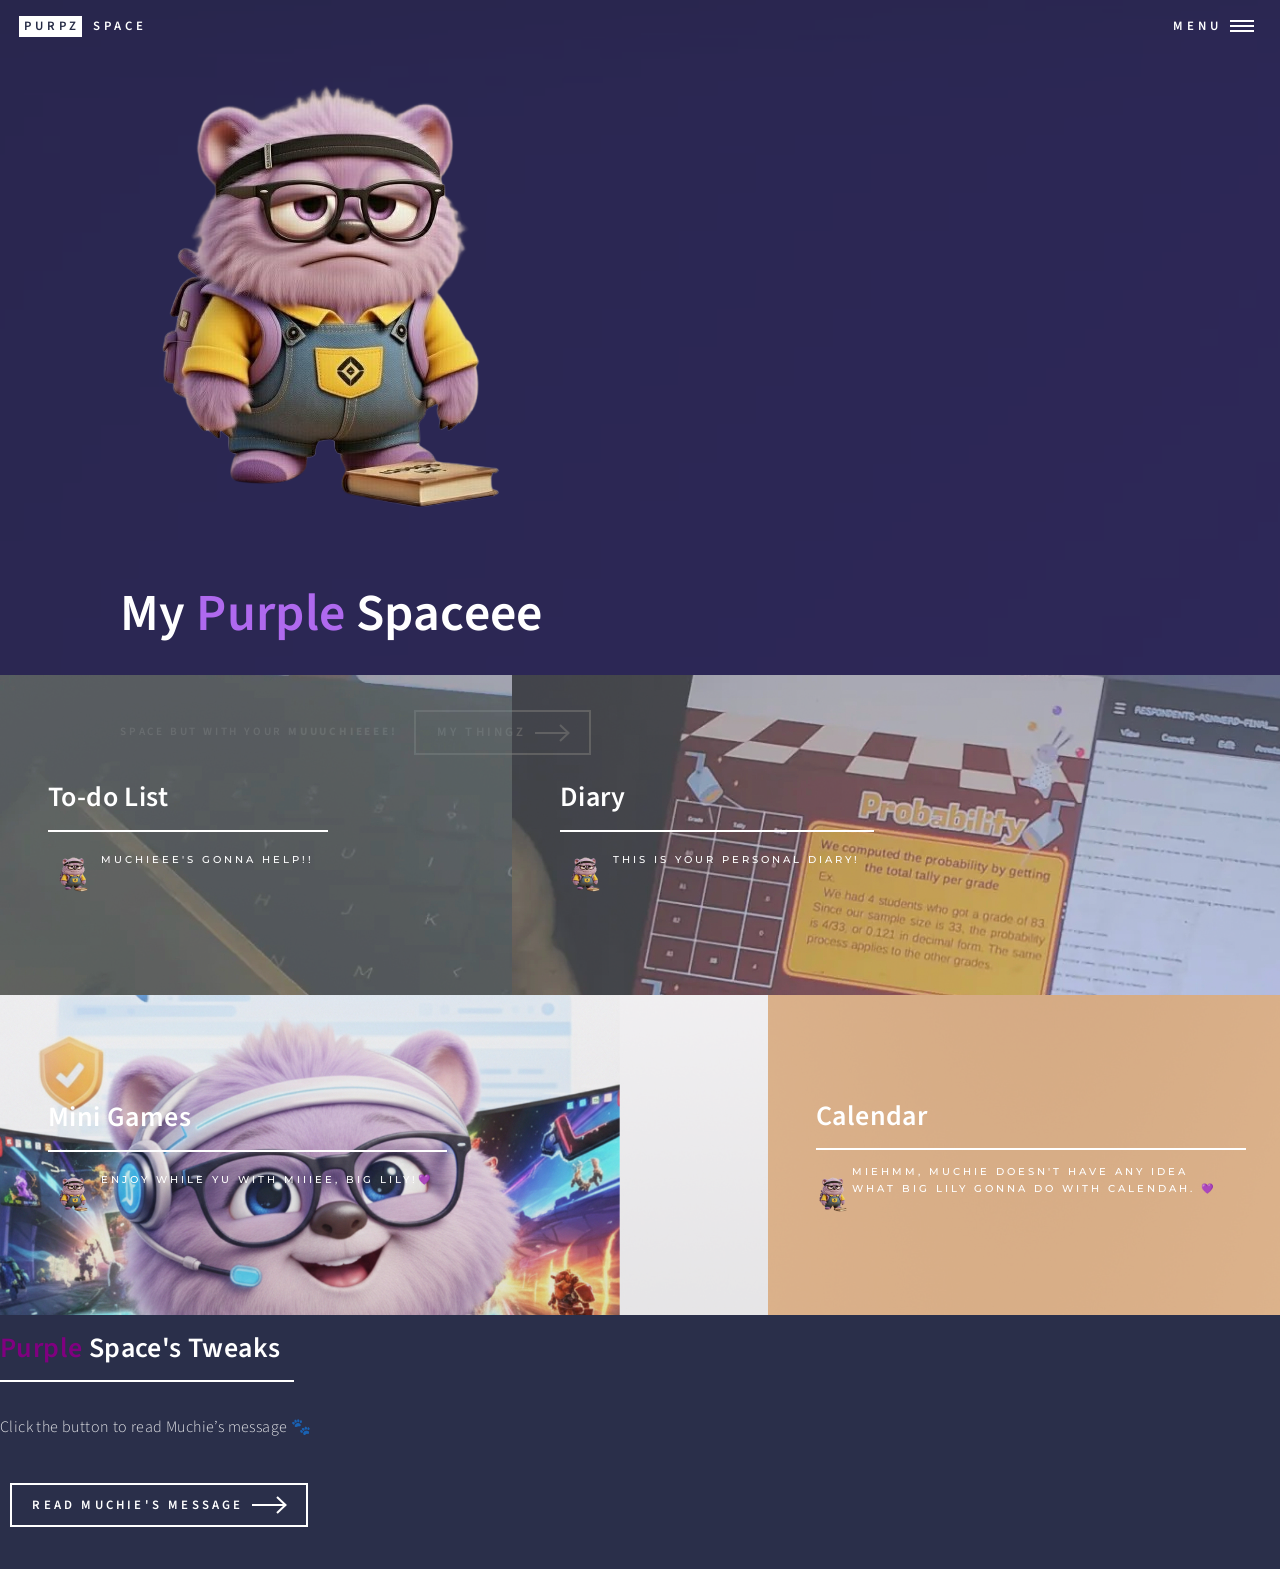
<file: index.html>
<!DOCTYPE HTML>
<!--
	Forty by HTML5 UP
	html5up.net | @ajlkn
	Free for personal and commercial use under the CCA 3.0 license (html5up.net/license)
-->
<html>
	<head>
		<title>Purpzz' dashboardz</title>
        <meta name="description" content="Chat with Muchie 🟣 — your friendly tech bear. Outfit sync + tycoon vibes." />

        <!-- Open Graph (Facebook, Messenger, etc.) -->
        <meta property="og:type" content="website" />
        <meta property="og:site_name" content="Purple Space" />
        <meta property="og:title" content="Muchie 🟣" />
        <meta property="og:description" content="Big Lily's personal space with Muchie!" />
        <meta property="og:url" content="https://purpzzz.lovestoblog.com/" />
        <meta property="og:image" content="https://purpzzz.lovestoblog.com/images/purple-share.jpg" />
        <meta property="og:image:width" content="1200" />
        <meta property="og:image:height" content="630" />
        
		<meta charset="utf-8" />
		<meta name="viewport" content="width=device-width, initial-scale=1, user-scalable=no" />
		<link rel="stylesheet" href="assets/css/main.css" />
        <link href="https://fonts.googleapis.com/css2?family=Montserrat:wght@400;500&display=swap" rel="stylesheet">
		<noscript><link rel="stylesheet" href="assets/css/noscript.css" /></noscript>
	</head>
	<body class="is-preload">

		<!-- Wrapper -->
			<div id="wrapper">

				<!-- Header -->
					<header id="header" class="alt">
						<a href="index.html" class="logo"><strong>Purpz</strong> <span>Space</span></a>
						<nav>
							<a href="#menu">Menu</a>
						</nav>
					</header>

				<!-- Menu -->
					<nav id="menu">
						<ul class="links">
							<li><a href="home">Dashboard</a></li>
							<li><a href="things/minigames">Mini Games</a></li>
							<li><a href="things/calendar">Calendar</a></li>
						</ul>
						<ul class="actions stacked">
							<li><a href="#" class="button primary fit">Get Started</a></li>
						</ul>
					</nav>

				<!-- Banner -->
					<section id="banner" class="major">
						<div class="inner">
							<header class="major" style="background=url('things/images/muchie.png')">
								<img class="muchie-equipped" src="things/images/muchie.png"><h1>My <strong style="color: #af69ee;">Purple</strong> Spaceee</h1>
							</header>
							<div class="content">
								<p>Space but with your <strong style="font-weight: bold">Muuuchieeee!</strong><br /></p>
								<ul class="actions">
									<li><a href="#one" class="button next scrolly">My thingz</a></li>
								</ul>
							</div>
						</div>
					</section>

				<!-- Main -->
					<div id="main">

						<!-- One -->
							<section id="one" class="tiles">
								<article class="todo-tile">
									<span class="image">
										<img src="images/pic01.jpg" alt="" />
									</span>
									<header class="major">
										<h3><a href="things/todolist.html" class="link">To-do List</a></h3>
										<div class="daily-wrapper"><img class="muchie-equipped" src="things/images/muchie.png" id="muchieSticker" /><p style="font-family: 'Montserrat', sans-serif;
font-weight: 500;
text-transform: uppercase;
letter-spacing: 0.3em;
font-size: 10px; /* adjust as needed */">Muchieee's gonna help!!</p></div>
									</header>
								</article>
								<article>
									<span class="image">
										<img src="images/pic02.jpg" alt="" />
									</span>
									<header class="major">
										<h3><a href="things/diary" class="link">Diary</a></h3>
										<div class="daily-wrapper"><img class="muchie-equipped" src="things/images/muchie.png" id="muchieSticker" /><p style="font-family: 'Montserrat', sans-serif;
font-weight: 500;
text-transform: uppercase;
letter-spacing: 0.3em;
font-size: 10px; /* adjust as needed */">This is your personal diary!</p></div>
									</header>
								</article>
								<article>
									<span class="image">
										<img src="images/pic03.jpg" alt="" />
									</span>
									<header class="major">
										<h3><a href="things/minigames" class="link">Mini Games</a></h3>
										<div class="daily-wrapper"><img class="muchie-equipped" src="things/images/muchie.png" id="muchieSticker" /><p style="font-family: 'Montserrat', sans-serif;
font-weight: 500;
text-transform: uppercase;
letter-spacing: 0.3em;
font-size: 10px; /* adjust as needed */">Enjoy while yu with miiiee, Big Lily!💜</p></div>
									</header>
								</article>
								<article>
									<span class="image">
										<img src="images/pic04.jpg" alt="" />
									</span>
									<header class="major">
										<h3><a href="things/calendar" class="link">Calendar</a></h3>
										<div class="daily-wrapper"><img class="muchie-equipped" src="things/images/muchie.png" id="muchieSticker" /><p style="font-family: 'Montserrat', sans-serif;
font-weight: 500;
text-transform: uppercase;
letter-spacing: 0.3em;
font-size: 10px; /* adjust as needed */">Miehmm, Muchie doesn't have any idea what Big Lily gonna do with calendah. 💜</p></div>
									</header>
								</article>
								
						<!-- Two -->
							<section id="two">
  

  <div class="inner">
    <header class="major" style="margin-top: 10px;">
      <h2><strong style="color: purple">Purple</strong> Space's Tweaks</h2>
    </header>

    <!-- Optional: keep a short teaser only -->
    <p style="opacity:.85;">Click the button to read Muchie’s message 🐾</p>

    <ul class="actions">
    <li>
      <a id="muchieTextBtn" class="button next" style="margin:10px;">
        Read Muchie's Message
      </a>
    </li>
  </ul>
  </div>
</section>

					</div>

				


			</div>
                <div class="muchieOverlay" id="muchieOverlay" aria-hidden="true">
  <div class="muchieModal" role="dialog" aria-modal="true" aria-label="Muchie's Message">
    <div class="muchieGlow"></div>

    <div class="muchieHeader">
      <div>
        <div class="muchieTitle">Muchie's Message 💜</div>
        <div class="muchieMeta">Hewwo Big Lily…</div>
      </div>
      <button class="muchieCloseX" id="muchieCloseX" type="button">✕</button>
    </div>

    <div class="muchieBody" id="muchieBody"></div>

    <div class="muchieActions">
      <button id="muchieBackBtn" class="muchieBtnPrimary" type="button">Buangzzz, okayy</button>
    </div>
  </div>
</div>

		<!-- Scripts -->
			<script src="assets/js/jquery.min.js"></script>
			<script src="assets/js/jquery.scrolly.min.js"></script>
			<script src="assets/js/jquery.scrollex.min.js"></script>
			<script src="assets/js/browser.min.js"></script>
			<script src="assets/js/breakpoints.min.js"></script>
			<script src="assets/js/util.js"></script>
			<script src="assets/js/main.js"></script>
<script>
(() => {
  // 1) Sync equipped Muchie image everywhere
  const TYCOON_KEY = "purpz_muchie_tycoon_v1";
  const OUTFIT_IMG = {
    base: "things/images/muchie.png",
    tech: "things/images/muchie_tech.png",
    galaxy: "things/images/muchie_galaxy.png",
    mechanic: "things/images/muchie_mechanic.png",
    cozy: "things/images/muchie_cozy.png"
  };

  function getEquippedOutfitId(){
    try{
      const raw = localStorage.getItem(TYCOON_KEY);
      const t = raw ? JSON.parse(raw) : null;
      return (t && t.equippedOutfit) ? t.equippedOutfit : "base";
    }catch{
      return "base";
    }
  }

  function applyEquippedOutfit(){
    const eq = getEquippedOutfitId();
    const imgSrc = OUTFIT_IMG[eq] || OUTFIT_IMG.base;
    document.querySelectorAll(".muchie-equipped").forEach(img => img.src = imgSrc);
  }

  document.addEventListener("DOMContentLoaded", applyEquippedOutfit);
  window.addEventListener("storage", (e) => { if(e.key === TYCOON_KEY) applyEquippedOutfit(); });

  // 2) Muchie message overlay
  const btn = document.getElementById("muchieTextBtn");
  const overlay = document.getElementById("muchieOverlay");
  const closeX = document.getElementById("muchieCloseX");
  const backBtn = document.getElementById("muchieBackBtn");
  const bodyEl = document.getElementById("muchieBody");

  const MUCHIE_MESSAGE = `
    <p>
      Hewwo, Big Lily! I am Muchiee. I'll be your virtual pet and will be with yuu whenever yuu need me!
      We can do much things here, did yuu know dat?
    </p>
    <p>
      You can do your own personal thing like diary, or your to-do lists.
      OR...... we can just do games and play with me!
    </p>
    <p>
      there's also some twist around here you're going to notice such as ....
      <em>(whisper)</em> play games so that you can buy me some cute or aesthetic outfit :>
      you'll notice that my model around this webspace will have the outfit you give me
      <br><strong>I, Muchie, WILL NEVAH</strong> force yuu to buy me outfits.
      <span>( ⸝⸝•̀ - •́⸝⸝)</span>.
      <br><code>(whisper) but I like outfits, tho... please...</code> 💜
    </p>
  `;

  function openOverlay(){
    bodyEl.innerHTML = MUCHIE_MESSAGE;
    overlay.classList.add("open");
    overlay.setAttribute("aria-hidden", "false");
  }

  function closeOverlay(){
    overlay.classList.remove("open");
    overlay.setAttribute("aria-hidden", "true");
  }

  btn?.addEventListener("click", (e) => { e.preventDefault(); openOverlay(); });
  closeX?.addEventListener("click", closeOverlay);
  backBtn?.addEventListener("click", closeOverlay);

  overlay?.addEventListener("click", (e) => {
    if (e.target === overlay) closeOverlay();
  });

  window.addEventListener("keydown", (e) => {
    if (e.key === "Escape" && overlay?.classList.contains("open")) closeOverlay();
  });
})();
</script>
                </script>

	</body>
</html>
</file>
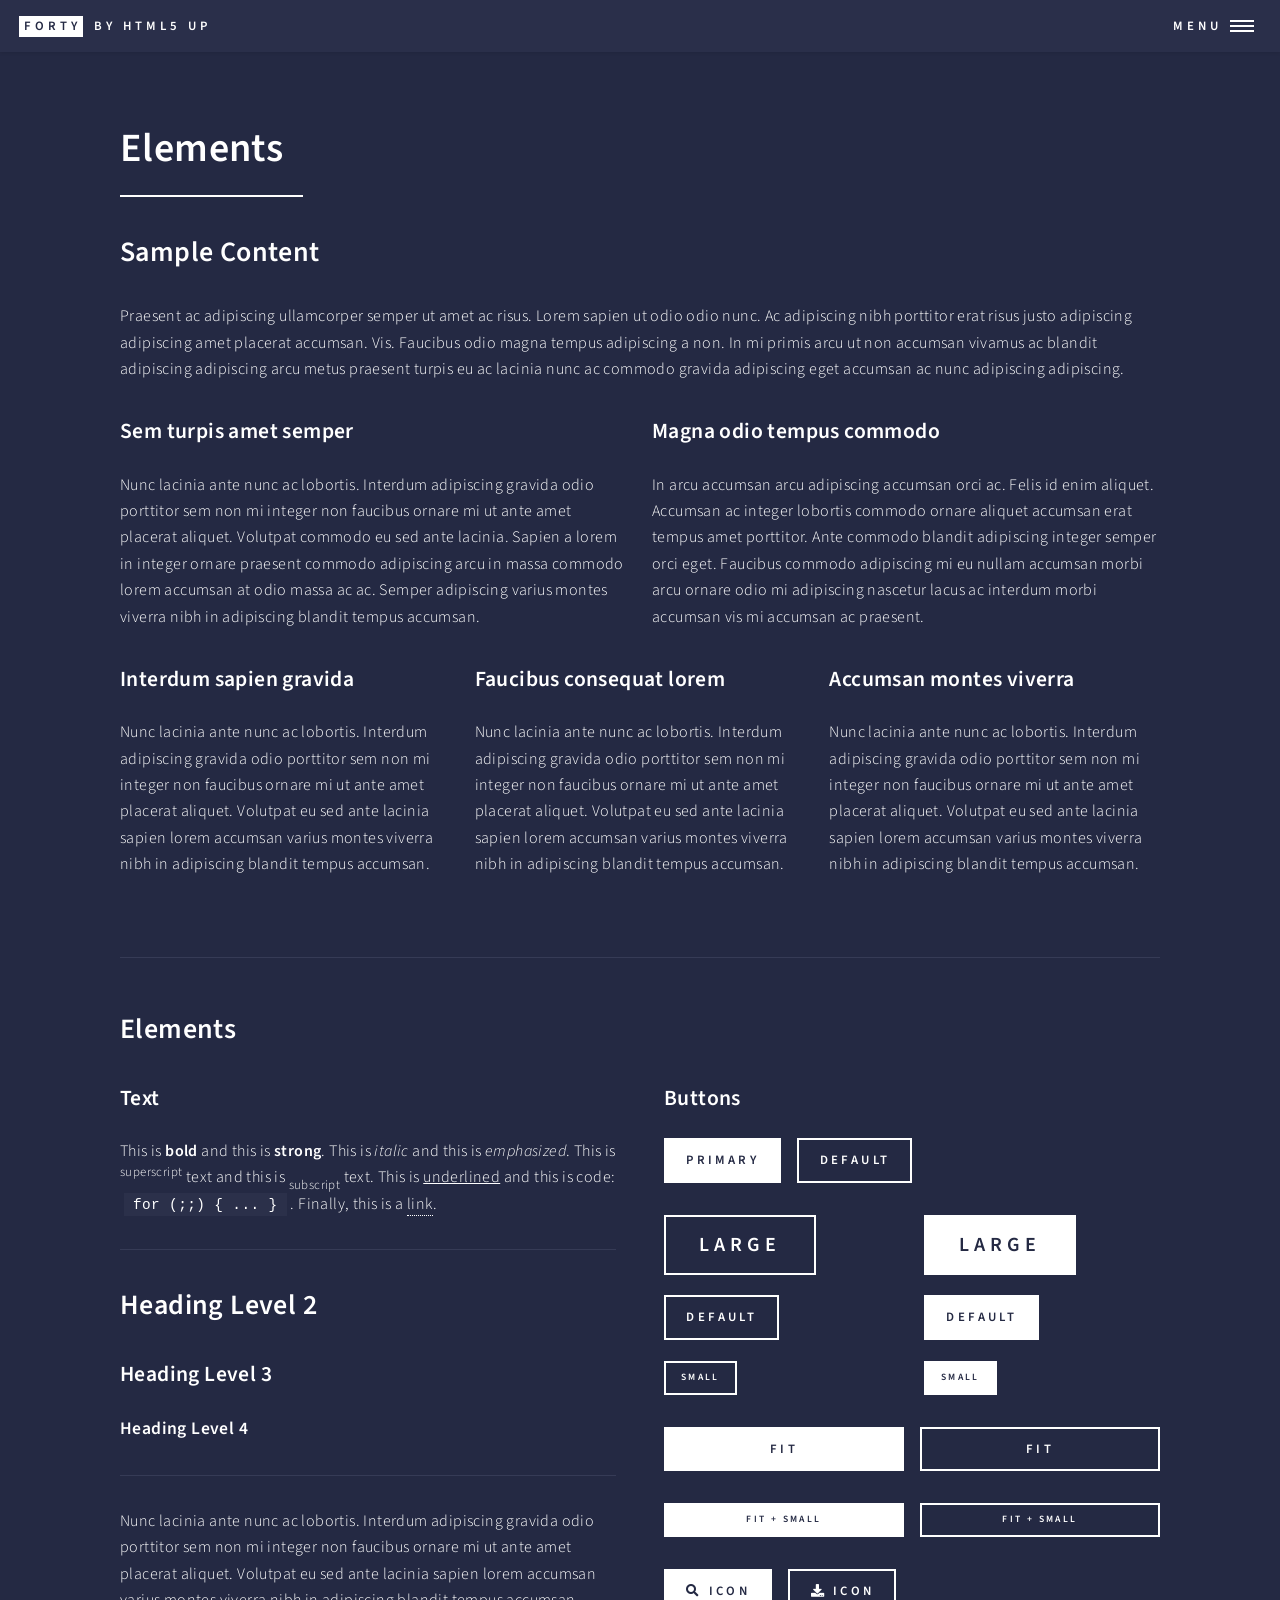
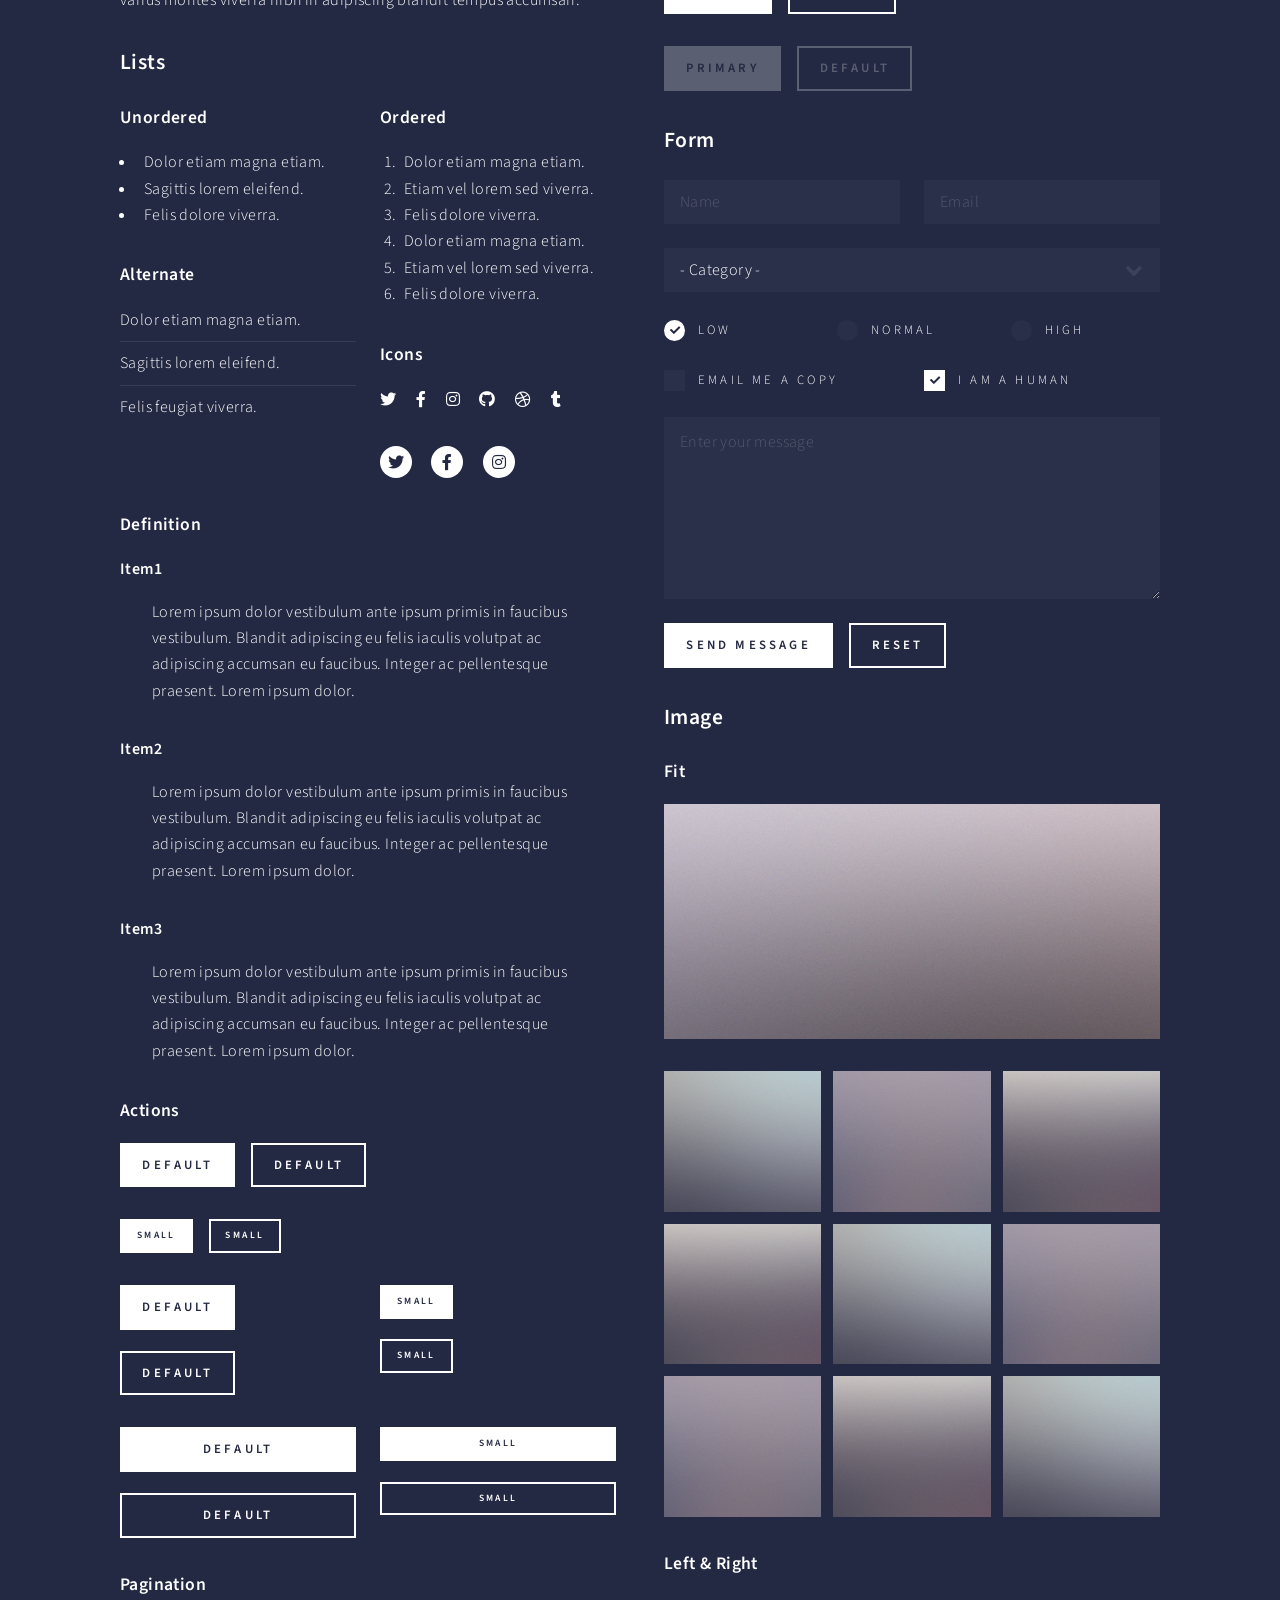
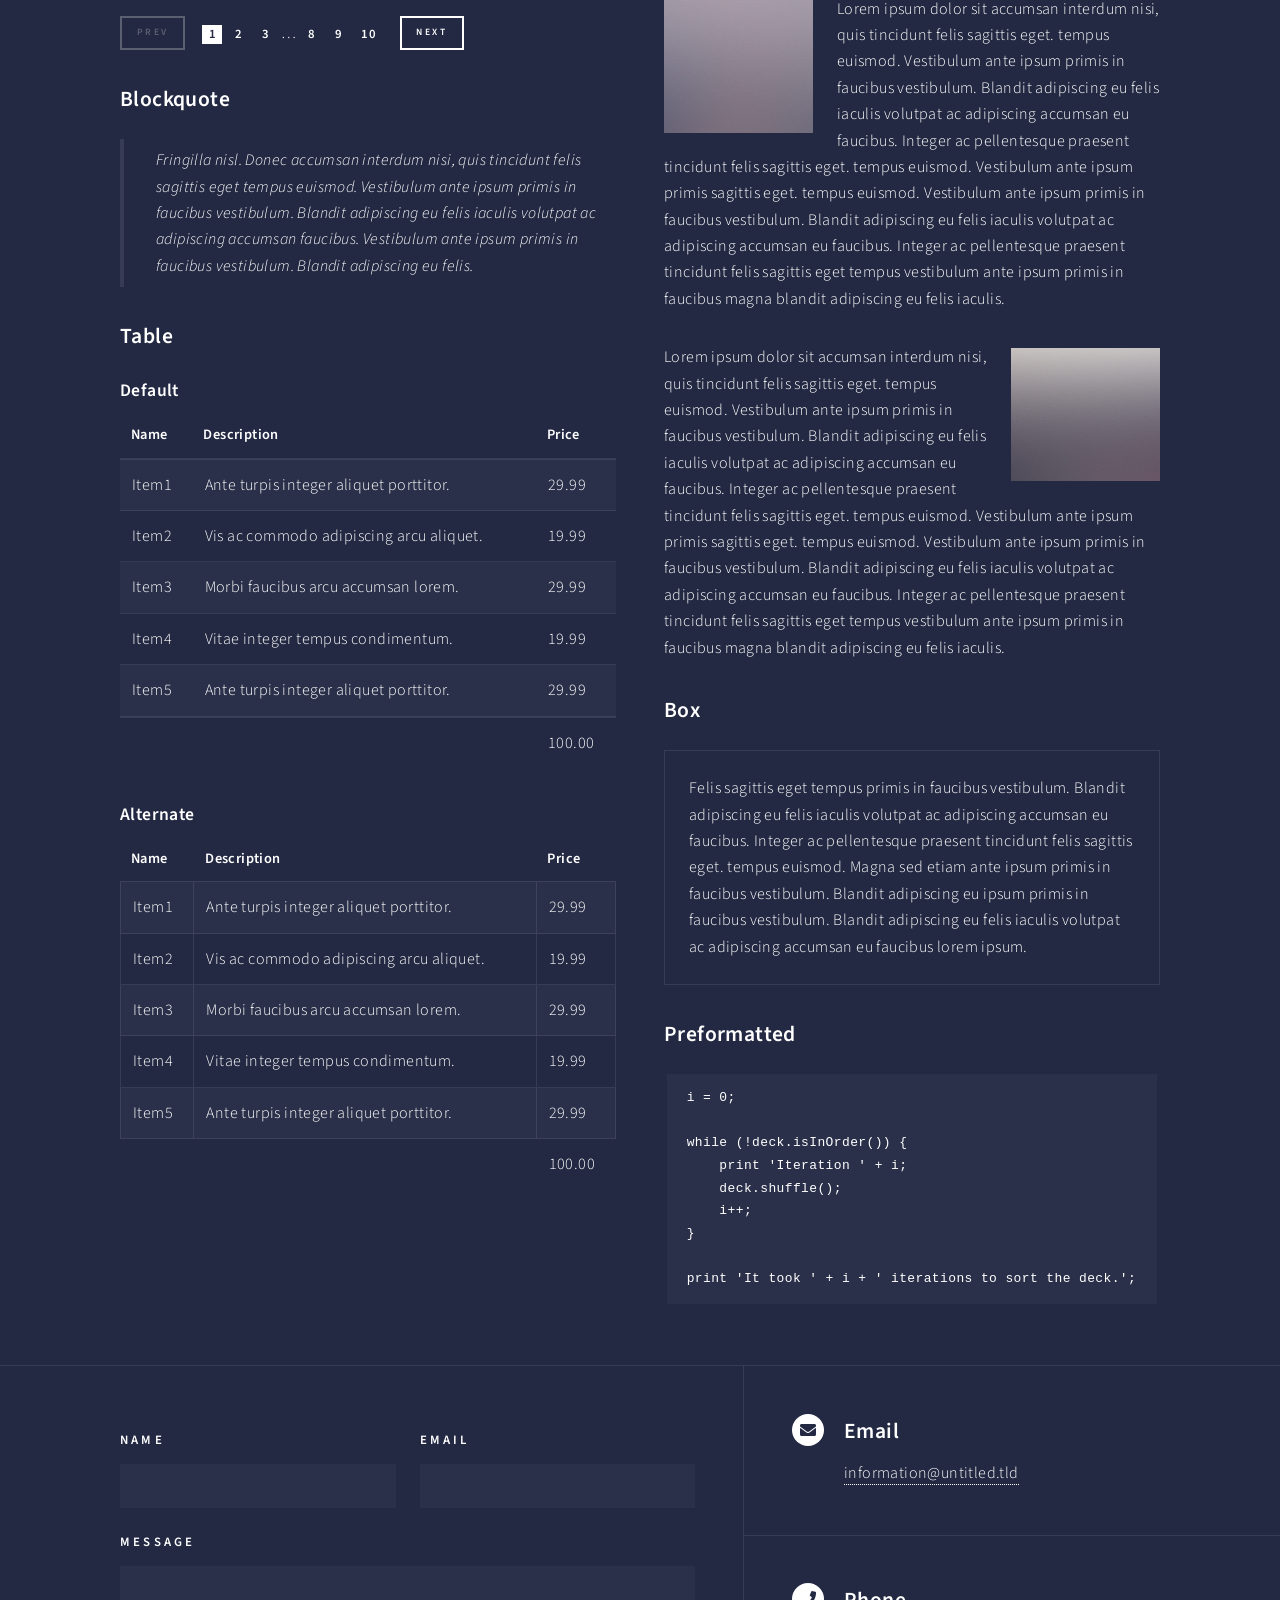
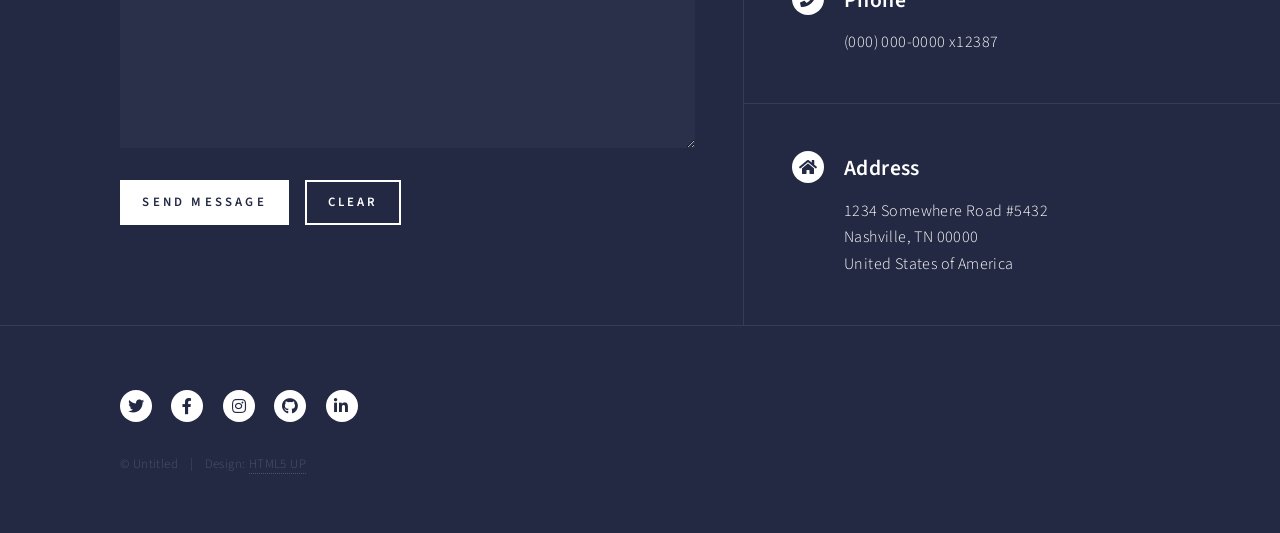
<file: elements.html>
<!DOCTYPE HTML>
<!--
	Forty by HTML5 UP
	html5up.net | @ajlkn
	Free for personal and commercial use under the CCA 3.0 license (html5up.net/license)
-->
<html>
	<head>
		<title>Elements - Forty by HTML5 UP</title>
		<meta charset="utf-8" />
		<meta name="viewport" content="width=device-width, initial-scale=1, user-scalable=no" />
		<link rel="stylesheet" href="assets/css/main.css" />
		<noscript><link rel="stylesheet" href="assets/css/noscript.css" /></noscript>
	</head>
	<body class="is-preload">

		<!-- Wrapper -->
			<div id="wrapper">

				<!-- Header -->
					<header id="header">
						<a href="index.html" class="logo"><strong>Forty</strong> <span>by HTML5 UP</span></a>
						<nav>
							<a href="#menu">Menu</a>
						</nav>
					</header>

				<!-- Menu -->
					<nav id="menu">
						<ul class="links">
							<li><a href="index.html">Home</a></li>
							<li><a href="landing.html">Landing</a></li>
							<li><a href="generic.html">Generic</a></li>
							<li><a href="elements.html">Elements</a></li>
						</ul>
						<ul class="actions stacked">
							<li><a href="#" class="button primary fit">Get Started</a></li>
							<li><a href="#" class="button fit">Log In</a></li>
						</ul>
					</nav>

				<!-- Main -->
					<div id="main" class="alt">

						<!-- One -->
							<section id="one">
								<div class="inner">
									<header class="major">
										<h1>Elements</h1>
									</header>

									<!-- Content -->
										<h2 id="content">Sample Content</h2>
										<p>Praesent ac adipiscing ullamcorper semper ut amet ac risus. Lorem sapien ut odio odio nunc. Ac adipiscing nibh porttitor erat risus justo adipiscing adipiscing amet placerat accumsan. Vis. Faucibus odio magna tempus adipiscing a non. In mi primis arcu ut non accumsan vivamus ac blandit adipiscing adipiscing arcu metus praesent turpis eu ac lacinia nunc ac commodo gravida adipiscing eget accumsan ac nunc adipiscing adipiscing.</p>
										<div class="row">
											<div class="col-6 col-12-small">
												<h3>Sem turpis amet semper</h3>
												<p>Nunc lacinia ante nunc ac lobortis. Interdum adipiscing gravida odio porttitor sem non mi integer non faucibus ornare mi ut ante amet placerat aliquet. Volutpat commodo eu sed ante lacinia. Sapien a lorem in integer ornare praesent commodo adipiscing arcu in massa commodo lorem accumsan at odio massa ac ac. Semper adipiscing varius montes viverra nibh in adipiscing blandit tempus accumsan.</p>
											</div>
											<div class="col-6 col-12-small">
												<h3>Magna odio tempus commodo</h3>
												<p>In arcu accumsan arcu adipiscing accumsan orci ac. Felis id enim aliquet. Accumsan ac integer lobortis commodo ornare aliquet accumsan erat tempus amet porttitor. Ante commodo blandit adipiscing integer semper orci eget. Faucibus commodo adipiscing mi eu nullam accumsan morbi arcu ornare odio mi adipiscing nascetur lacus ac interdum morbi accumsan vis mi accumsan ac praesent.</p>
											</div>
											<!-- Break -->
											<div class="col-4 col-12-medium">
												<h3>Interdum sapien gravida</h3>
												<p>Nunc lacinia ante nunc ac lobortis. Interdum adipiscing gravida odio porttitor sem non mi integer non faucibus ornare mi ut ante amet placerat aliquet. Volutpat eu sed ante lacinia sapien lorem accumsan varius montes viverra nibh in adipiscing blandit tempus accumsan.</p>
											</div>
											<div class="col-4 col-12-medium">
												<h3>Faucibus consequat lorem</h3>
												<p>Nunc lacinia ante nunc ac lobortis. Interdum adipiscing gravida odio porttitor sem non mi integer non faucibus ornare mi ut ante amet placerat aliquet. Volutpat eu sed ante lacinia sapien lorem accumsan varius montes viverra nibh in adipiscing blandit tempus accumsan.</p>
											</div>
											<div class="col-4 col-12-medium">
												<h3>Accumsan montes viverra</h3>
												<p>Nunc lacinia ante nunc ac lobortis. Interdum adipiscing gravida odio porttitor sem non mi integer non faucibus ornare mi ut ante amet placerat aliquet. Volutpat eu sed ante lacinia sapien lorem accumsan varius montes viverra nibh in adipiscing blandit tempus accumsan.</p>
											</div>
										</div>

									<hr class="major" />

									<!-- Elements -->
										<h2 id="elements">Elements</h2>
										<div class="row gtr-200">
											<div class="col-6 col-12-medium">

												<!-- Text stuff -->
													<h3>Text</h3>
													<p>This is <b>bold</b> and this is <strong>strong</strong>. This is <i>italic</i> and this is <em>emphasized</em>.
													This is <sup>superscript</sup> text and this is <sub>subscript</sub> text.
													This is <u>underlined</u> and this is code: <code>for (;;) { ... }</code>.
													Finally, this is a <a href="#">link</a>.</p>
													<hr />
													<h2>Heading Level 2</h2>
													<h3>Heading Level 3</h3>
													<h4>Heading Level 4</h4>
													<hr />
													<p>Nunc lacinia ante nunc ac lobortis. Interdum adipiscing gravida odio porttitor sem non mi integer non faucibus ornare mi ut ante amet placerat aliquet. Volutpat eu sed ante lacinia sapien lorem accumsan varius montes viverra nibh in adipiscing blandit tempus accumsan.</p>

												<!-- Lists -->
													<h3>Lists</h3>
													<div class="row">
														<div class="col-6 col-12-small">

															<h4>Unordered</h4>
															<ul>
																<li>Dolor etiam magna etiam.</li>
																<li>Sagittis lorem eleifend.</li>
																<li>Felis dolore viverra.</li>
															</ul>

															<h4>Alternate</h4>
															<ul class="alt">
																<li>Dolor etiam magna etiam.</li>
																<li>Sagittis lorem eleifend.</li>
																<li>Felis feugiat viverra.</li>
															</ul>

														</div>
														<div class="col-6 col-12-small">

															<h4>Ordered</h4>
															<ol>
																<li>Dolor etiam magna etiam.</li>
																<li>Etiam vel lorem sed viverra.</li>
																<li>Felis dolore viverra.</li>
																<li>Dolor etiam magna etiam.</li>
																<li>Etiam vel lorem sed viverra.</li>
																<li>Felis dolore viverra.</li>
															</ol>

															<h4>Icons</h4>
															<ul class="icons">
																<li><a href="#" class="icon brands fa-twitter"><span class="label">Twitter</span></a></li>
																<li><a href="#" class="icon brands fa-facebook-f"><span class="label">Facebook</span></a></li>
																<li><a href="#" class="icon brands fa-instagram"><span class="label">Instagram</span></a></li>
																<li><a href="#" class="icon brands fa-github"><span class="label">Github</span></a></li>
																<li><a href="#" class="icon brands fa-dribbble"><span class="label">Dribbble</span></a></li>
																<li><a href="#" class="icon brands fa-tumblr"><span class="label">Tumblr</span></a></li>
															</ul>
															<ul class="icons">
																<li><a href="#" class="icon brands alt fa-twitter"><span class="label">Twitter</span></a></li>
																<li><a href="#" class="icon brands alt fa-facebook-f"><span class="label">Facebook</span></a></li>
																<li><a href="#" class="icon brands alt fa-instagram"><span class="label">Instagram</span></a></li>
															</ul>

														</div>
													</div>
													<h4>Definition</h4>
													<dl>
														<dt>Item1</dt>
														<dd>
															<p>Lorem ipsum dolor vestibulum ante ipsum primis in faucibus vestibulum. Blandit adipiscing eu felis iaculis volutpat ac adipiscing accumsan eu faucibus. Integer ac pellentesque praesent. Lorem ipsum dolor.</p>
														</dd>
														<dt>Item2</dt>
														<dd>
															<p>Lorem ipsum dolor vestibulum ante ipsum primis in faucibus vestibulum. Blandit adipiscing eu felis iaculis volutpat ac adipiscing accumsan eu faucibus. Integer ac pellentesque praesent. Lorem ipsum dolor.</p>
														</dd>
														<dt>Item3</dt>
														<dd>
															<p>Lorem ipsum dolor vestibulum ante ipsum primis in faucibus vestibulum. Blandit adipiscing eu felis iaculis volutpat ac adipiscing accumsan eu faucibus. Integer ac pellentesque praesent. Lorem ipsum dolor.</p>
														</dd>
													</dl>

													<h4>Actions</h4>
													<ul class="actions">
														<li><a href="#" class="button primary">Default</a></li>
														<li><a href="#" class="button">Default</a></li>
													</ul>
													<ul class="actions small">
														<li><a href="#" class="button primary small">Small</a></li>
														<li><a href="#" class="button small">Small</a></li>
													</ul>
													<div class="row">
														<div class="col-6 col-12-small">
															<ul class="actions stacked">
																<li><a href="#" class="button primary">Default</a></li>
																<li><a href="#" class="button">Default</a></li>
															</ul>
														</div>
														<div class="col-6 col-12-small">
															<ul class="actions stacked">
																<li><a href="#" class="button primary small">Small</a></li>
																<li><a href="#" class="button small">Small</a></li>
															</ul>
														</div>
														<div class="col-6 col-12-small">
															<ul class="actions stacked">
																<li><a href="#" class="button primary fit">Default</a></li>
																<li><a href="#" class="button fit">Default</a></li>
															</ul>
														</div>
														<div class="col-6 col-12-small">
															<ul class="actions stacked">
																<li><a href="#" class="button primary small fit">Small</a></li>
																<li><a href="#" class="button small fit">Small</a></li>
															</ul>
														</div>
													</div>

													<h4>Pagination</h4>
													<ul class="pagination">
														<li><span class="button small disabled">Prev</span></li>
														<li><a href="#" class="page active">1</a></li>
														<li><a href="#" class="page">2</a></li>
														<li><a href="#" class="page">3</a></li>
														<li><span>&hellip;</span></li>
														<li><a href="#" class="page">8</a></li>
														<li><a href="#" class="page">9</a></li>
														<li><a href="#" class="page">10</a></li>
														<li><a href="#" class="button small">Next</a></li>
													</ul>

												<!-- Blockquote -->
													<h3>Blockquote</h3>
													<blockquote>Fringilla nisl. Donec accumsan interdum nisi, quis tincidunt felis sagittis eget tempus euismod. Vestibulum ante ipsum primis in faucibus vestibulum. Blandit adipiscing eu felis iaculis volutpat ac adipiscing accumsan faucibus. Vestibulum ante ipsum primis in faucibus vestibulum. Blandit adipiscing eu felis.</blockquote>

												<!-- Table -->
													<h3>Table</h3>

													<h4>Default</h4>
													<div class="table-wrapper">
														<table>
															<thead>
																<tr>
																	<th>Name</th>
																	<th>Description</th>
																	<th>Price</th>
																</tr>
															</thead>
															<tbody>
																<tr>
																	<td>Item1</td>
																	<td>Ante turpis integer aliquet porttitor.</td>
																	<td>29.99</td>
																</tr>
																<tr>
																	<td>Item2</td>
																	<td>Vis ac commodo adipiscing arcu aliquet.</td>
																	<td>19.99</td>
																</tr>
																<tr>
																	<td>Item3</td>
																	<td> Morbi faucibus arcu accumsan lorem.</td>
																	<td>29.99</td>
																</tr>
																<tr>
																	<td>Item4</td>
																	<td>Vitae integer tempus condimentum.</td>
																	<td>19.99</td>
																</tr>
																<tr>
																	<td>Item5</td>
																	<td>Ante turpis integer aliquet porttitor.</td>
																	<td>29.99</td>
																</tr>
															</tbody>
															<tfoot>
																<tr>
																	<td colspan="2"></td>
																	<td>100.00</td>
																</tr>
															</tfoot>
														</table>
													</div>

													<h4>Alternate</h4>
													<div class="table-wrapper">
														<table class="alt">
															<thead>
																<tr>
																	<th>Name</th>
																	<th>Description</th>
																	<th>Price</th>
																</tr>
															</thead>
															<tbody>
																<tr>
																	<td>Item1</td>
																	<td>Ante turpis integer aliquet porttitor.</td>
																	<td>29.99</td>
																</tr>
																<tr>
																	<td>Item2</td>
																	<td>Vis ac commodo adipiscing arcu aliquet.</td>
																	<td>19.99</td>
																</tr>
																<tr>
																	<td>Item3</td>
																	<td> Morbi faucibus arcu accumsan lorem.</td>
																	<td>29.99</td>
																</tr>
																<tr>
																	<td>Item4</td>
																	<td>Vitae integer tempus condimentum.</td>
																	<td>19.99</td>
																</tr>
																<tr>
																	<td>Item5</td>
																	<td>Ante turpis integer aliquet porttitor.</td>
																	<td>29.99</td>
																</tr>
															</tbody>
															<tfoot>
																<tr>
																	<td colspan="2"></td>
																	<td>100.00</td>
																</tr>
															</tfoot>
														</table>
													</div>

											</div>
											<div class="col-6 col-12-medium">

												<!-- Buttons -->
													<h3>Buttons</h3>
													<ul class="actions">
														<li><a href="#" class="button primary">Primary</a></li>
														<li><a href="#" class="button">Default</a></li>
													</ul>
													<div class="row">
														<div class="col-6 col-12-xsmall">
															<ul class="actions stacked">
																<li><a href="#" class="button large">Large</a></li>
																<li><a href="#" class="button">Default</a></li>
																<li><a href="#" class="button small">Small</a></li>
															</ul>
														</div>
														<div class="col-6 col-12-xsmall">
															<ul class="actions stacked">
																<li><a href="#" class="button primary large">Large</a></li>
																<li><a href="#" class="button primary">Default</a></li>
																<li><a href="#" class="button primary small">Small</a></li>
															</ul>
														</div>
													</div>
													<ul class="actions fit">
														<li><a href="#" class="button primary fit">Fit</a></li>
														<li><a href="#" class="button fit">Fit</a></li>
													</ul>
													<ul class="actions fit small">
														<li><a href="#" class="button primary fit small">Fit + Small</a></li>
														<li><a href="#" class="button fit small">Fit + Small</a></li>
													</ul>
													<ul class="actions">
														<li><a href="#" class="button primary icon solid fa-search">Icon</a></li>
														<li><a href="#" class="button icon solid fa-download">Icon</a></li>
													</ul>
													<ul class="actions">
														<li><span class="button primary disabled">Primary</span></li>
														<li><span class="button disabled">Default</span></li>
													</ul>

												<!-- Form -->
													<h3>Form</h3>

													<form method="post" action="#">
														<div class="row gtr-uniform">
															<div class="col-6 col-12-xsmall">
																<input type="text" name="demo-name" id="demo-name" value="" placeholder="Name" />
															</div>
															<div class="col-6 col-12-xsmall">
																<input type="email" name="demo-email" id="demo-email" value="" placeholder="Email" />
															</div>
															<!-- Break -->
															<div class="col-12">
																<select name="demo-category" id="demo-category">
																	<option value="">- Category -</option>
																	<option value="1">Manufacturing</option>
																	<option value="1">Shipping</option>
																	<option value="1">Administration</option>
																	<option value="1">Human Resources</option>
																</select>
															</div>
															<!-- Break -->
															<div class="col-4 col-12-small">
																<input type="radio" id="demo-priority-low" name="demo-priority" checked>
																<label for="demo-priority-low">Low</label>
															</div>
															<div class="col-4 col-12-small">
																<input type="radio" id="demo-priority-normal" name="demo-priority">
																<label for="demo-priority-normal">Normal</label>
															</div>
															<div class="col-4 col-12-small">
																<input type="radio" id="demo-priority-high" name="demo-priority">
																<label for="demo-priority-high">High</label>
															</div>
															<!-- Break -->
															<div class="col-6 col-12-small">
																<input type="checkbox" id="demo-copy" name="demo-copy">
																<label for="demo-copy">Email me a copy</label>
															</div>
															<div class="col-6 col-12-small">
																<input type="checkbox" id="demo-human" name="demo-human" checked>
																<label for="demo-human">I am a human</label>
															</div>
															<!-- Break -->
															<div class="col-12">
																<textarea name="demo-message" id="demo-message" placeholder="Enter your message" rows="6"></textarea>
															</div>
															<!-- Break -->
															<div class="col-12">
																<ul class="actions">
																	<li><input type="submit" value="Send Message" class="primary" /></li>
																	<li><input type="reset" value="Reset" /></li>
																</ul>
															</div>
														</div>
													</form>

												<!-- Image -->
													<h3>Image</h3>

													<h4>Fit</h4>
													<span class="image fit"><img src="images/pic03.jpg" alt="" /></span>
													<div class="box alt">
														<div class="row gtr-50 gtr-uniform">
															<div class="col-4"><span class="image fit"><img src="images/pic08.jpg" alt="" /></span></div>
															<div class="col-4"><span class="image fit"><img src="images/pic09.jpg" alt="" /></span></div>
															<div class="col-4"><span class="image fit"><img src="images/pic10.jpg" alt="" /></span></div>
															<!-- Break -->
															<div class="col-4"><span class="image fit"><img src="images/pic10.jpg" alt="" /></span></div>
															<div class="col-4"><span class="image fit"><img src="images/pic08.jpg" alt="" /></span></div>
															<div class="col-4"><span class="image fit"><img src="images/pic09.jpg" alt="" /></span></div>
															<!-- Break -->
															<div class="col-4"><span class="image fit"><img src="images/pic09.jpg" alt="" /></span></div>
															<div class="col-4"><span class="image fit"><img src="images/pic10.jpg" alt="" /></span></div>
															<div class="col-4"><span class="image fit"><img src="images/pic08.jpg" alt="" /></span></div>
														</div>
													</div>

													<h4>Left &amp; Right</h4>
													<p><span class="image left"><img src="images/pic09.jpg" alt="" /></span>Lorem ipsum dolor sit accumsan interdum nisi, quis tincidunt felis sagittis eget. tempus euismod. Vestibulum ante ipsum primis in faucibus vestibulum. Blandit adipiscing eu felis iaculis volutpat ac adipiscing accumsan eu faucibus. Integer ac pellentesque praesent tincidunt felis sagittis eget. tempus euismod. Vestibulum ante ipsum primis sagittis eget. tempus euismod. Vestibulum ante ipsum primis in faucibus vestibulum. Blandit adipiscing eu felis iaculis volutpat ac adipiscing accumsan eu faucibus. Integer ac pellentesque praesent tincidunt felis sagittis eget tempus vestibulum ante ipsum primis in faucibus magna blandit adipiscing eu felis iaculis.</p>
													<p><span class="image right"><img src="images/pic10.jpg" alt="" /></span>Lorem ipsum dolor sit accumsan interdum nisi, quis tincidunt felis sagittis eget. tempus euismod. Vestibulum ante ipsum primis in faucibus vestibulum. Blandit adipiscing eu felis iaculis volutpat ac adipiscing accumsan eu faucibus. Integer ac pellentesque praesent tincidunt felis sagittis eget. tempus euismod. Vestibulum ante ipsum primis sagittis eget. tempus euismod. Vestibulum ante ipsum primis in faucibus vestibulum. Blandit adipiscing eu felis iaculis volutpat ac adipiscing accumsan eu faucibus. Integer ac pellentesque praesent tincidunt felis sagittis eget tempus vestibulum ante ipsum primis in faucibus magna blandit adipiscing eu felis iaculis.</p>

												<!-- Box -->
													<h3>Box</h3>
													<div class="box">
														<p>Felis sagittis eget tempus primis in faucibus vestibulum. Blandit adipiscing eu felis iaculis volutpat ac adipiscing accumsan eu faucibus. Integer ac pellentesque praesent tincidunt felis sagittis eget. tempus euismod. Magna sed etiam ante ipsum primis in faucibus vestibulum. Blandit adipiscing eu ipsum primis in faucibus vestibulum. Blandit adipiscing eu felis iaculis volutpat ac adipiscing accumsan eu faucibus lorem ipsum.</p>
													</div>

												<!-- Preformatted Code -->
													<h3>Preformatted</h3>
													<pre><code>i = 0;

while (!deck.isInOrder()) {
    print 'Iteration ' + i;
    deck.shuffle();
    i++;
}

print 'It took ' + i + ' iterations to sort the deck.';
</code></pre>

											</div>
										</div>

								</div>
							</section>

					</div>

				<!-- Contact -->
					<section id="contact">
						<div class="inner">
							<section>
								<form method="post" action="#">
									<div class="fields">
										<div class="field half">
											<label for="name">Name</label>
											<input type="text" name="name" id="name" />
										</div>
										<div class="field half">
											<label for="email">Email</label>
											<input type="text" name="email" id="email" />
										</div>
										<div class="field">
											<label for="message">Message</label>
											<textarea name="message" id="message" rows="6"></textarea>
										</div>
									</div>
									<ul class="actions">
										<li><input type="submit" value="Send Message" class="primary" /></li>
										<li><input type="reset" value="Clear" /></li>
									</ul>
								</form>
							</section>
							<section class="split">
								<section>
									<div class="contact-method">
										<span class="icon solid alt fa-envelope"></span>
										<h3>Email</h3>
										<a href="#">information@untitled.tld</a>
									</div>
								</section>
								<section>
									<div class="contact-method">
										<span class="icon solid alt fa-phone"></span>
										<h3>Phone</h3>
										<span>(000) 000-0000 x12387</span>
									</div>
								</section>
								<section>
									<div class="contact-method">
										<span class="icon solid alt fa-home"></span>
										<h3>Address</h3>
										<span>1234 Somewhere Road #5432<br />
										Nashville, TN 00000<br />
										United States of America</span>
									</div>
								</section>
							</section>
						</div>
					</section>

				<!-- Footer -->
					<footer id="footer">
						<div class="inner">
							<ul class="icons">
								<li><a href="#" class="icon brands alt fa-twitter"><span class="label">Twitter</span></a></li>
								<li><a href="#" class="icon brands alt fa-facebook-f"><span class="label">Facebook</span></a></li>
								<li><a href="#" class="icon brands alt fa-instagram"><span class="label">Instagram</span></a></li>
								<li><a href="#" class="icon brands alt fa-github"><span class="label">GitHub</span></a></li>
								<li><a href="#" class="icon brands alt fa-linkedin-in"><span class="label">LinkedIn</span></a></li>
							</ul>
							<ul class="copyright">
								<li>&copy; Untitled</li><li>Design: <a href="https://html5up.net">HTML5 UP</a></li>
							</ul>
						</div>
					</footer>

			</div>

		<!-- Scripts -->
			<script src="assets/js/jquery.min.js"></script>
			<script src="assets/js/jquery.scrolly.min.js"></script>
			<script src="assets/js/jquery.scrollex.min.js"></script>
			<script src="assets/js/browser.min.js"></script>
			<script src="assets/js/breakpoints.min.js"></script>
			<script src="assets/js/util.js"></script>
			<script src="assets/js/main.js"></script>

	</body>
</html>
</file>
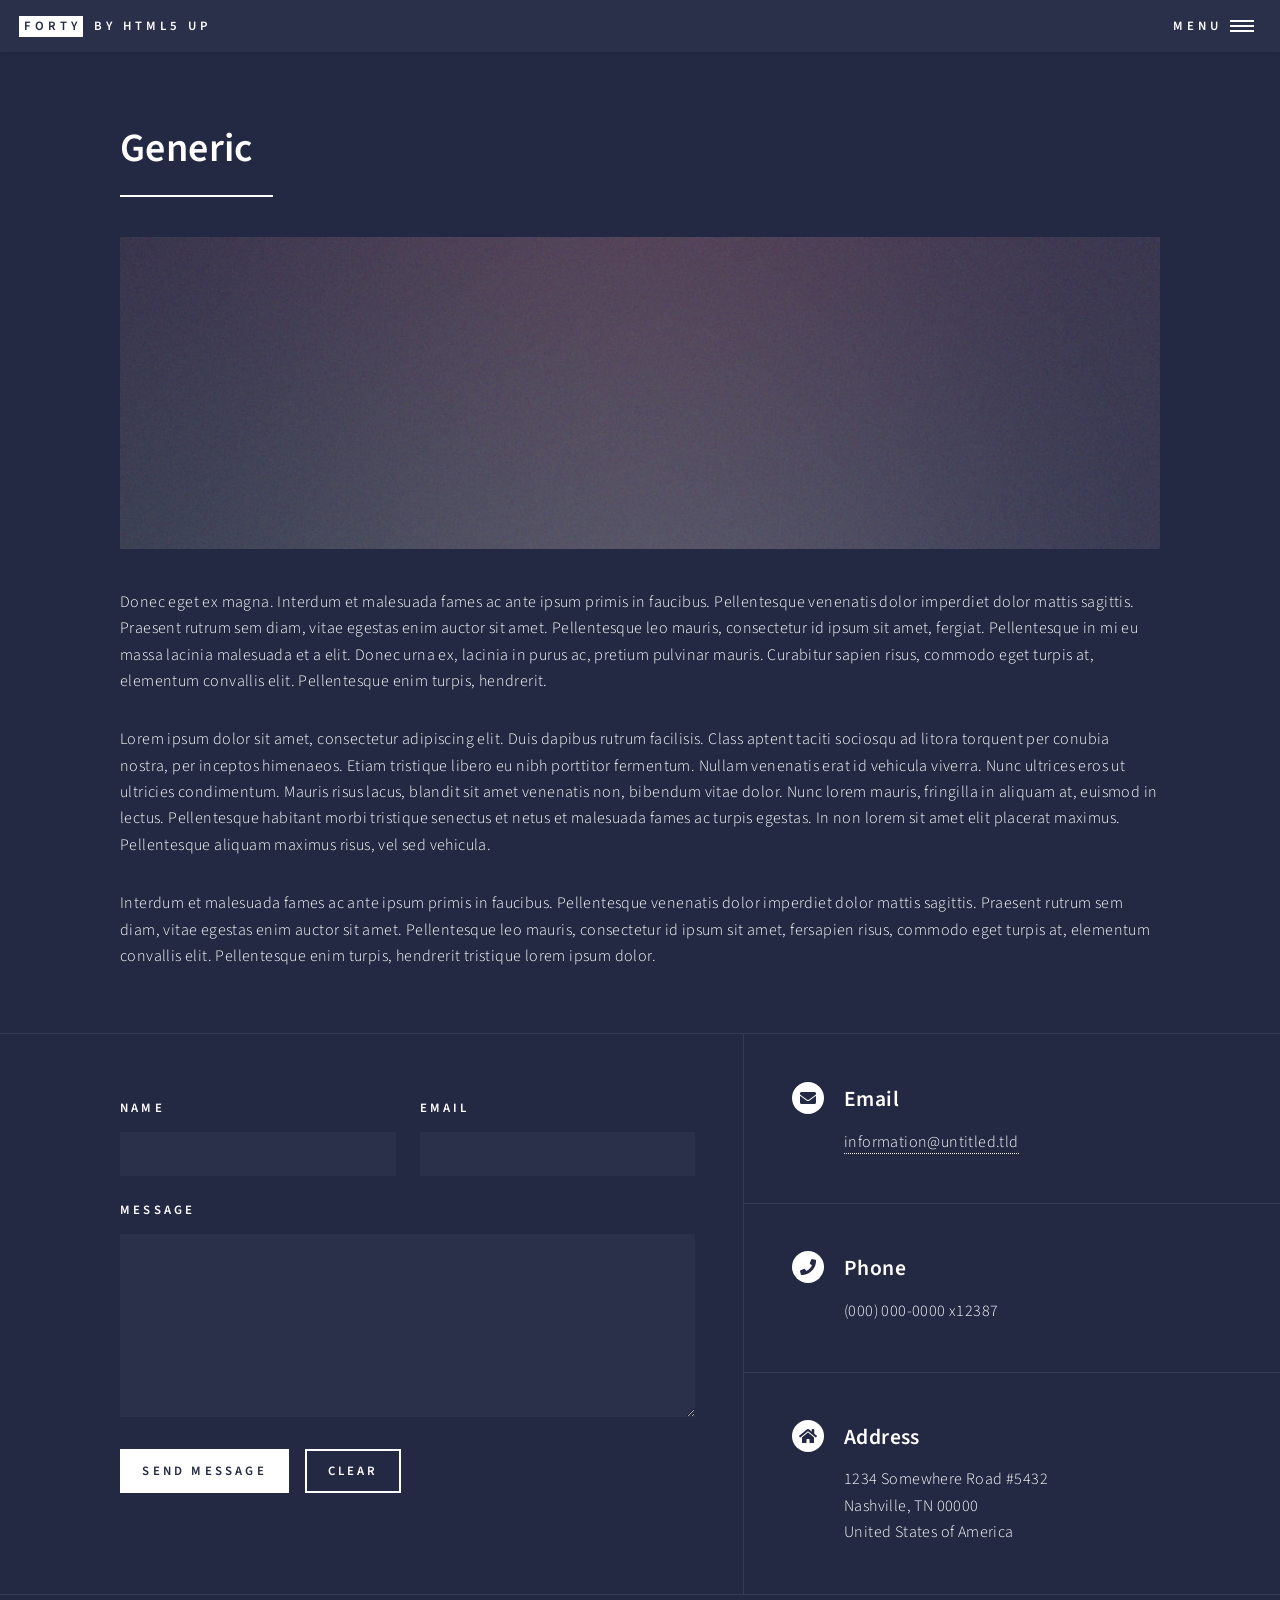
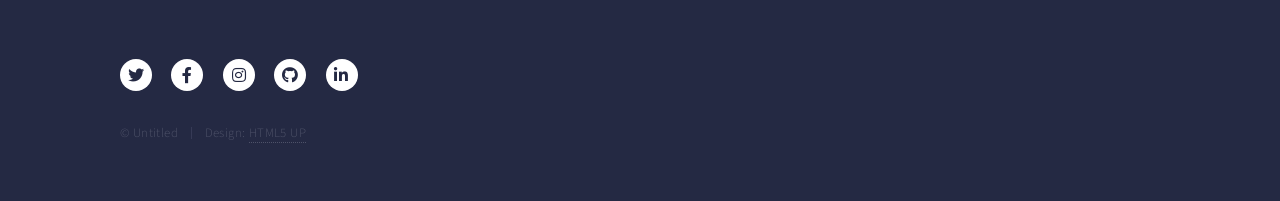
<file: generic.html>
<!DOCTYPE HTML>
<!--
	Forty by HTML5 UP
	html5up.net | @ajlkn
	Free for personal and commercial use under the CCA 3.0 license (html5up.net/license)
-->
<html>
	<head>
		<title>Generic - Forty by HTML5 UP</title>
		<meta charset="utf-8" />
		<meta name="viewport" content="width=device-width, initial-scale=1, user-scalable=no" />
		<link rel="stylesheet" href="assets/css/main.css" />
		<noscript><link rel="stylesheet" href="assets/css/noscript.css" /></noscript>
	</head>
	<body class="is-preload">

		<!-- Wrapper -->
			<div id="wrapper">

				<!-- Header -->
					<header id="header">
						<a href="index.html" class="logo"><strong>Forty</strong> <span>by HTML5 UP</span></a>
						<nav>
							<a href="#menu">Menu</a>
						</nav>
					</header>

				<!-- Menu -->
					<nav id="menu">
						<ul class="links">
							<li><a href="index.html">Home</a></li>
							<li><a href="landing.html">Landing</a></li>
							<li><a href="generic.html">Generic</a></li>
							<li><a href="elements.html">Elements</a></li>
						</ul>
						<ul class="actions stacked">
							<li><a href="#" class="button primary fit">Get Started</a></li>
							<li><a href="#" class="button fit">Log In</a></li>
						</ul>
					</nav>

				<!-- Main -->
					<div id="main" class="alt">

						<!-- One -->
							<section id="one">
								<div class="inner">
									<header class="major">
										<h1>Generic</h1>
									</header>
									<span class="image main"><img src="images/pic11.jpg" alt="" /></span>
									<p>Donec eget ex magna. Interdum et malesuada fames ac ante ipsum primis in faucibus. Pellentesque venenatis dolor imperdiet dolor mattis sagittis. Praesent rutrum sem diam, vitae egestas enim auctor sit amet. Pellentesque leo mauris, consectetur id ipsum sit amet, fergiat. Pellentesque in mi eu massa lacinia malesuada et a elit. Donec urna ex, lacinia in purus ac, pretium pulvinar mauris. Curabitur sapien risus, commodo eget turpis at, elementum convallis elit. Pellentesque enim turpis, hendrerit.</p>
									<p>Lorem ipsum dolor sit amet, consectetur adipiscing elit. Duis dapibus rutrum facilisis. Class aptent taciti sociosqu ad litora torquent per conubia nostra, per inceptos himenaeos. Etiam tristique libero eu nibh porttitor fermentum. Nullam venenatis erat id vehicula viverra. Nunc ultrices eros ut ultricies condimentum. Mauris risus lacus, blandit sit amet venenatis non, bibendum vitae dolor. Nunc lorem mauris, fringilla in aliquam at, euismod in lectus. Pellentesque habitant morbi tristique senectus et netus et malesuada fames ac turpis egestas. In non lorem sit amet elit placerat maximus. Pellentesque aliquam maximus risus, vel sed vehicula.</p>
									<p>Interdum et malesuada fames ac ante ipsum primis in faucibus. Pellentesque venenatis dolor imperdiet dolor mattis sagittis. Praesent rutrum sem diam, vitae egestas enim auctor sit amet. Pellentesque leo mauris, consectetur id ipsum sit amet, fersapien risus, commodo eget turpis at, elementum convallis elit. Pellentesque enim turpis, hendrerit tristique lorem ipsum dolor.</p>
								</div>
							</section>

					</div>

				<!-- Contact -->
					<section id="contact">
						<div class="inner">
							<section>
								<form method="post" action="#">
									<div class="fields">
										<div class="field half">
											<label for="name">Name</label>
											<input type="text" name="name" id="name" />
										</div>
										<div class="field half">
											<label for="email">Email</label>
											<input type="text" name="email" id="email" />
										</div>
										<div class="field">
											<label for="message">Message</label>
											<textarea name="message" id="message" rows="6"></textarea>
										</div>
									</div>
									<ul class="actions">
										<li><input type="submit" value="Send Message" class="primary" /></li>
										<li><input type="reset" value="Clear" /></li>
									</ul>
								</form>
							</section>
							<section class="split">
								<section>
									<div class="contact-method">
										<span class="icon solid alt fa-envelope"></span>
										<h3>Email</h3>
										<a href="#">information@untitled.tld</a>
									</div>
								</section>
								<section>
									<div class="contact-method">
										<span class="icon solid alt fa-phone"></span>
										<h3>Phone</h3>
										<span>(000) 000-0000 x12387</span>
									</div>
								</section>
								<section>
									<div class="contact-method">
										<span class="icon solid alt fa-home"></span>
										<h3>Address</h3>
										<span>1234 Somewhere Road #5432<br />
										Nashville, TN 00000<br />
										United States of America</span>
									</div>
								</section>
							</section>
						</div>
					</section>

				<!-- Footer -->
					<footer id="footer">
						<div class="inner">
							<ul class="icons">
								<li><a href="#" class="icon brands alt fa-twitter"><span class="label">Twitter</span></a></li>
								<li><a href="#" class="icon brands alt fa-facebook-f"><span class="label">Facebook</span></a></li>
								<li><a href="#" class="icon brands alt fa-instagram"><span class="label">Instagram</span></a></li>
								<li><a href="#" class="icon brands alt fa-github"><span class="label">GitHub</span></a></li>
								<li><a href="#" class="icon brands alt fa-linkedin-in"><span class="label">LinkedIn</span></a></li>
							</ul>
							<ul class="copyright">
								<li>&copy; Untitled</li><li>Design: <a href="https://html5up.net">HTML5 UP</a></li>
							</ul>
						</div>
					</footer>

			</div>

		<!-- Scripts -->
			<script src="assets/js/jquery.min.js"></script>
			<script src="assets/js/jquery.scrolly.min.js"></script>
			<script src="assets/js/jquery.scrollex.min.js"></script>
			<script src="assets/js/browser.min.js"></script>
			<script src="assets/js/breakpoints.min.js"></script>
			<script src="assets/js/util.js"></script>
			<script src="assets/js/main.js"></script>

	</body>
</html>
</file>
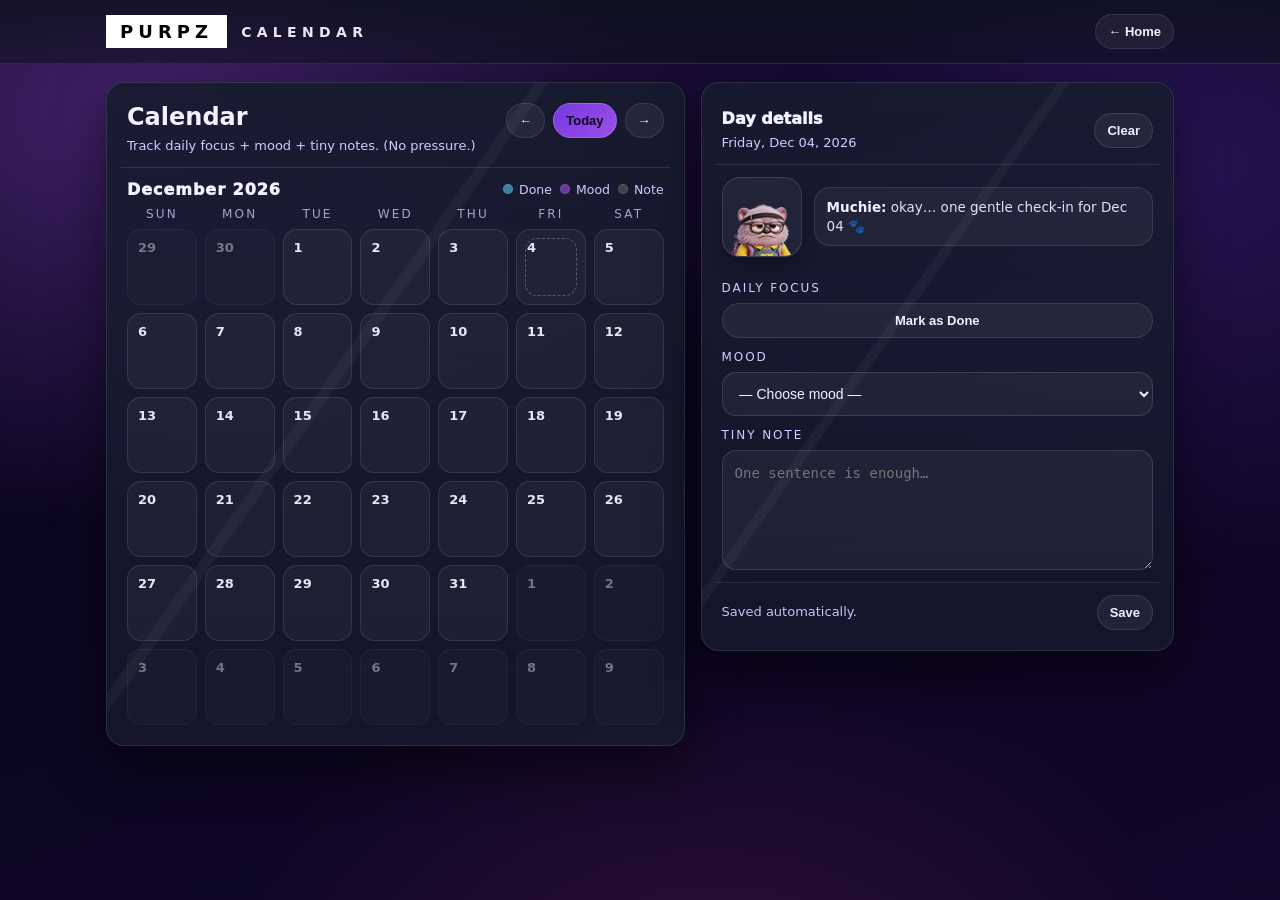
<file: things/calendar.html>
<!doctype html>
<html lang="en">
<head>
  <meta charset="utf-8" />
  <meta name="viewport" content="width=device-width,initial-scale=1" />
  <title>PURPZ • Calendar</title>
  <style>
    :root{
      --bg:#0b0620;
      --panel:#140b2e;
      --panel2:#1b0f3a;
      --ink:#f5f0ff;
      --muted:#d6c9ff;
      --line:rgba(255,255,255,.10);
      --accent:#a855f7;
      --accent2:#7c3aed;
      --accent3:#ec4899;
      --good:#58d6ff;
      --bad:#ff5b7a;
      --shadow: 0 20px 50px rgba(0,0,0,.50);
      --radius: 18px;
    }

    *{ box-sizing:border-box; }
    html, body{ overflow-x:hidden; }
    body{
      margin:0;
      font-family: system-ui, -apple-system, Segoe UI, Roboto, Helvetica, Arial, sans-serif;
      color:var(--ink);
      background:
        radial-gradient(1100px 700px at 12% 12%, rgba(168,85,247,.35), transparent 60%),
        radial-gradient(1000px 700px at 90% 18%, rgba(124,58,237,.25), transparent 58%),
        radial-gradient(900px 700px at 55% 115%, rgba(236,72,153,.14), transparent 55%),
        linear-gradient(160deg, #09031a, #0b0620 40%, #12062a);
      min-height:100vh;
    }

    header{
      position:sticky; top:0; z-index:20;
      backdrop-filter: blur(10px);
      background: linear-gradient(to bottom, rgba(15,18,32,.85), rgba(15,18,32,.55));
      border-bottom:1px solid var(--line);
    }
    .topbar{
      max-width:1100px;
      margin:0 auto;
      padding:14px 16px;
      display:flex;
      align-items:center;
      justify-content:space-between;
      gap:12px;
    }
    .brand{ display:flex; align-items:center; gap:14px; letter-spacing:.28em; text-transform:uppercase; }
    .brandTag{
      background:#fff; color:#000;
      padding:6px 14px;
      font-weight:900;
      font-size:18px;
      letter-spacing:.28em;
    }
    .brand small{
      color:var(--ink);
      font-weight:800;
      font-size:14px;
      letter-spacing:.38em;
      opacity:.95;
    }

    .wrap{
      max-width:1100px;
      margin:0 auto;
      padding:18px 16px 110px;
      display:grid;
      grid-template-columns: 1.1fr .9fr;
      gap:16px;
      align-items:start;
    }

    .panel{
      position:relative;
      background: linear-gradient(180deg, rgba(23,27,46,.92), rgba(23,27,46,.75));
      border: 1px solid var(--line);
      border-radius: var(--radius);
      box-shadow: var(--shadow);
      overflow:hidden;
    }
    .panel::before{
      content:"";
      position:absolute;
      inset:-40px -30px -40px -30px;
      background: linear-gradient(125deg, transparent 0 42%, rgba(255,255,255,.06) 42% 43.2%, transparent 43.2% 100%);
      pointer-events:none;
      opacity:.65;
    }
    .panelInner{ position:relative; padding:14px; }

    .headRow{
      display:flex;
      justify-content:space-between;
      align-items:flex-start;
      gap:12px;
      padding:6px 6px 12px;
      border-bottom:1px solid var(--line);
    }
    .headRow h1{ margin:0; font-size:24px; }
    .meta{ margin-top:6px; color:var(--muted); font-size:13px; line-height:1.35; }

    .btnRow{ display:flex; gap:8px; flex-wrap:wrap; align-items:center; justify-content:flex-end; }
    .btn{
      border:1px solid var(--line);
      background:rgba(255,255,255,.06);
      color:var(--ink);
      padding:9px 12px;
      border-radius:999px;
      cursor:pointer;
      transition:transform .12s ease, background .12s ease;
      user-select:none;
      font-weight:900;
      font-size: 13px;
    }
    .btn:hover{ background:rgba(255,255,255,.09); }
    .btn:active{ transform:scale(.98); }
    .btn.primary{
      background: linear-gradient(135deg, rgba(124,58,237,.95), rgba(168,85,247,.92));
      border-color: rgba(255,255,255,.16);
      color:#0b061a;
    }

    /* Calendar grid */
    .calTop{
      padding:12px 6px 8px;
      display:flex;
      justify-content:space-between;
      align-items:center;
      gap:10px;
      flex-wrap:wrap;
    }
    .monthTitle{
      font-weight:1000;
      letter-spacing:.06em;
    }
    .legend{
      display:flex; gap:8px; flex-wrap:wrap; align-items:center;
      color:var(--muted); font-size:12.5px;
    }
    .dot{
      width:10px; height:10px; border-radius:999px;
      display:inline-block; border:1px solid rgba(255,255,255,.12);
      margin-right:6px;
    }

    .dow{
      display:grid;
      grid-template-columns: repeat(7, 1fr);
      gap:8px;
      padding:0 6px 8px;
      color:rgba(214,201,255,.9);
      font-size:12px;
      letter-spacing:.18em;
      text-transform:uppercase;
    }
    .dow div{ text-align:center; opacity:.85; }

    .calGrid{
      display:grid;
      grid-template-columns: repeat(7, 1fr);
      gap:8px;
      padding:0 6px 6px;
    }
    .day{
      border:1px solid rgba(255,255,255,.10);
      background: rgba(255,255,255,.04);
      border-radius: 14px;
      padding:10px 10px 9px;
      min-height:76px;
      cursor:pointer;
      transition: transform .12s ease, border-color .12s ease, background .12s ease;
      position:relative;
      overflow:hidden;
    }
    .day:hover{
      transform: translateY(-1px);
      border-color: rgba(168,85,247,.45);
      background: rgba(255,255,255,.06);
    }
    .day.muted{
      opacity:.45;
    }
    .num{
      font-weight:900;
      font-size:13px;
      color: rgba(245,240,255,.95);
    }
    .badges{
      margin-top:8px;
      display:flex;
      gap:6px;
      flex-wrap:wrap;
    }
    .badge{
      font-size:11px;
      padding:4px 8px;
      border-radius:999px;
      border:1px solid rgba(255,255,255,.10);
      background:rgba(255,255,255,.05);
      color:var(--muted);
      white-space:nowrap;
    }
    .badge.done{ border-color: rgba(88,214,255,.35); background: rgba(88,214,255,.10); color: rgba(245,240,255,.95); }
    .badge.mood{ border-color: rgba(168,85,247,.35); background: rgba(168,85,247,.12); color: rgba(245,240,255,.95); }

    .todayRing{
      position:absolute;
      inset:8px;
      border-radius: 12px;
      border:1px dashed rgba(255,255,255,.25);
      pointer-events:none;
    }

    /* Right panel editor */
    .row{
      display:flex; justify-content:space-between; gap:10px; align-items:center;
      padding:12px 6px;
      border-bottom:1px solid var(--line);
    }

    .muchieBox{
      display:grid;
      grid-template-columns: 80px 1fr;
      gap:12px;
      align-items:center;
      padding:12px 6px;
    }
    .muchieAvatar{
      width:80px; height:80px;
      border-radius: 18px;
      border:1px solid rgba(255,255,255,.12);
      background: rgba(255,255,255,.05);
      overflow:hidden;
      box-shadow: 0 10px 18px rgba(0,0,0,.25);
      display:grid;
      place-items:center;
    }
    .muchieAvatar img{ width:100%; height:100%; object-fit:cover; display:block; }

    .bubble{
      padding:10px 12px;
      border-radius: 16px;
      border:1px solid rgba(255,255,255,.10);
      background: rgba(255,255,255,.05);
      color: rgba(245,240,255,.92);
      font-size: 13.5px;
      line-height: 1.35;
      min-height: 44px;
    }
    .bubble strong{ color: var(--ink); }

    label{
      font-size:12px;
      color:var(--muted);
      letter-spacing:.16em;
      text-transform:uppercase;
    }
    .field{
      display:flex;
      flex-direction:column;
      gap:8px;
      padding:12px 6px 0;
    }
    select, textarea{
      width:100%;
      border-radius:14px;
      border:1px solid rgba(255,255,255,.12);
      background:rgba(255,255,255,.05);
      color:var(--ink);
      padding:12px 12px;
      outline:none;
      font-size:14px;
    }
    textarea{
      min-height:120px;
      resize:vertical;
      line-height:1.45;
    }

    .footerRow{
      margin-top: 12px;
      padding:12px 6px 6px;
      border-top:1px solid var(--line);
      display:flex;
      justify-content:space-between;
      gap:10px;
      flex-wrap:wrap;
      align-items:center;
    }
    .hint{ color:var(--muted); font-size:13px; line-height:1.35; opacity:.95; }

    @media (max-width: 980px){
      .wrap{ grid-template-columns: 1fr; }
    }
  </style>
</head>

<body>
<header>
  <div class="topbar">
    <div class="brand">
      <div class="brandTag">PURPZ</div>
      <small>Calendar</small>
    </div>
    <button class="btn" onclick="location.href='../home'">← Home</button>
  </div>
</header>

<main class="wrap">
  <!-- Calendar -->
  <section class="panel">
    <div class="panelInner">
      <div class="headRow">
        <div>
          <h1>Calendar</h1>
          <div class="meta">Track daily focus + mood + tiny notes. (No pressure.)</div>
        </div>
        <div class="btnRow">
          <button class="btn" id="prevBtn">←</button>
          <button class="btn primary" id="todayBtn">Today</button>
          <button class="btn" id="nextBtn">→</button>
        </div>
      </div>

      <div class="calTop">
        <div class="monthTitle" id="monthTitle">—</div>
        <div class="legend">
          <span><span class="dot" style="background:rgba(88,214,255,.55)"></span>Done</span>
          <span><span class="dot" style="background:rgba(168,85,247,.55)"></span>Mood</span>
          <span><span class="dot" style="background:rgba(255,255,255,.18)"></span>Note</span>
        </div>
      </div>

      <div class="dow">
        <div>Sun</div><div>Mon</div><div>Tue</div><div>Wed</div><div>Thu</div><div>Fri</div><div>Sat</div>
      </div>

      <div class="calGrid" id="calGrid"></div>
    </div>
  </section>

  <!-- Day editor -->
  <aside class="panel">
    <div class="panelInner">
      <div class="row">
        <div>
          <div style="font-weight:1000; font-size:16px;">Day details</div>
          <div class="meta" id="selectedDateText">Select a day</div>
        </div>
        <button class="btn bad" id="clearDayBtn" disabled>Clear</button>
      </div>

      <div class="muchieBox">
        <div class="muchieAvatar">
          <img id="muchieThumb" src="images/muchie.png" alt="Muchie">
        </div>
        <div class="bubble" id="muchieBubble"><strong>Muchie:</strong> click a day, big sibling. Let’s track gently 🐾</div>
      </div>

      <div class="field">
        <label for="doneCheck">Daily Focus</label>
        <button class="btn" id="doneBtn" disabled>Mark as Done</button>
      </div>

      <div class="field">
        <label for="moodSel">Mood</label>
        <select id="moodSel" disabled>
          <option value="">— Choose mood —</option>
          <option value="Calm">Calm</option>
          <option value="Happy">Happy</option>
          <option value="Focused">Focused</option>
          <option value="Grateful">Grateful</option>
          <option value="Tired">Tired</option>
          <option value="Stressed">Stressed</option>
        </select>
      </div>

      <div class="field">
        <label for="noteBox">Tiny note</label>
        <textarea id="noteBox" placeholder="One sentence is enough…" disabled></textarea>
      </div>

      <div class="footerRow">
        <div class="hint" id="statusHint">Saved automatically.</div>
        <div class="btnRow">
          <button class="btn" id="saveBtn" disabled>Save</button>
        </div>
      </div>
    </div>
  </aside>
</main>

<script>
(() => {
  // ---- storage keys ----
  const CAL_KEY = "purpz_calendar_v1";
  const TYCOON_KEY = "purpz_muchie_tycoon_v1"; // to sync equipped outfit

  const OUTFIT_IMG = {
    base: "images/muchie.png",
    tech: "images/muchie_tech.png",
    galaxy: "images/muchie_galaxy.png",
    mechanic: "images/muchie_mechanic.png",
    cozy: "images/muchie_cozy.png"
  };

  const $ = (s) => document.querySelector(s);
  const calGrid = $("#calGrid");
  const monthTitle = $("#monthTitle");
  const prevBtn = $("#prevBtn");
  const nextBtn = $("#nextBtn");
  const todayBtn = $("#todayBtn");

  const selectedDateText = $("#selectedDateText");
  const clearDayBtn = $("#clearDayBtn");
  const doneBtn = $("#doneBtn");
  const moodSel = $("#moodSel");
  const noteBox = $("#noteBox");
  const saveBtn = $("#saveBtn");
  const statusHint = $("#statusHint");

  const muchieThumb = $("#muchieThumb");
  const muchieBubble = $("#muchieBubble");

  // ---- date helpers ----
  const pad = (n) => String(n).padStart(2,"0");
  const toISO = (d) => `${d.getFullYear()}-${pad(d.getMonth()+1)}-${pad(d.getDate())}`;
  const fromISO = (iso) => {
    const [y,m,dd] = iso.split("-").map(Number);
    return new Date(y, m-1, dd);
  };
  const today = () => {
    const d = new Date();
    d.setHours(0,0,0,0);
    return d;
  };

  // ---- state ----
  let view = today(); view.setDate(1); // first day of month
  let selectedISO = null;

  function loadData(){
    try{
      const raw = localStorage.getItem(CAL_KEY);
      const obj = raw ? JSON.parse(raw) : {};
      return obj && typeof obj === "object" ? obj : {};
    }catch{
      return {};
    }
  }
  function saveData(obj){
    localStorage.setItem(CAL_KEY, JSON.stringify(obj));
  }
  let data = loadData();

  // ---- sync muchie equipped outfit (from Tycoon) ----
  function syncMuchie(){
    try{
      const raw = localStorage.getItem(TYCOON_KEY);
      const t = raw ? JSON.parse(raw) : null;
      const eq = (t && t.equippedOutfit) ? t.equippedOutfit : "base";
      muchieThumb.src = OUTFIT_IMG[eq] || OUTFIT_IMG.base;
    }catch{
      muchieThumb.src = OUTFIT_IMG.base;
    }
  }

  // ---- render calendar ----
  function render(){
    const y = view.getFullYear();
    const m = view.getMonth();
    monthTitle.textContent = view.toLocaleString(undefined, { month:"long", year:"numeric" });

    const first = new Date(y, m, 1);
    const startDow = first.getDay();
    const daysInMonth = new Date(y, m+1, 0).getDate();

    // previous month padding
    const prevDays = new Date(y, m, 0).getDate();

    calGrid.innerHTML = "";

    const totalCells = 42; // 6 weeks
    for(let i=0;i<totalCells;i++){
      const cell = document.createElement("div");
      cell.className = "day";

      let dayNum, cellDate, isMuted=false;

      if(i < startDow){
        // previous month
        dayNum = prevDays - (startDow - 1 - i);
        cellDate = new Date(y, m-1, dayNum);
        isMuted = true;
      }else if(i >= startDow + daysInMonth){
        // next month
        dayNum = (i - (startDow + daysInMonth)) + 1;
        cellDate = new Date(y, m+1, dayNum);
        isMuted = true;
      }else{
        // current month
        dayNum = (i - startDow) + 1;
        cellDate = new Date(y, m, dayNum);
      }

      const iso = toISO(cellDate);
      if(isMuted) cell.classList.add("muted");
      cell.dataset.iso = iso;

      const num = document.createElement("div");
      num.className = "num";
      num.textContent = dayNum;

      const badges = document.createElement("div");
      badges.className = "badges";

      const rec = data[iso];
      if(rec){
        if(rec.done) {
          const b = document.createElement("span");
          b.className = "badge done";
          b.textContent = "Done";
          badges.appendChild(b);
        }
        if(rec.mood){
          const b = document.createElement("span");
          b.className = "badge mood";
          b.textContent = rec.mood;
          badges.appendChild(b);
        }
        if(rec.note && rec.note.trim()){
          const b = document.createElement("span");
          b.className = "badge";
          b.textContent = "Note";
          badges.appendChild(b);
        }
      }

      cell.appendChild(num);
      cell.appendChild(badges);

      // today ring
      if(iso === toISO(today())){
        const ring = document.createElement("div");
        ring.className = "todayRing";
        cell.appendChild(ring);
      }

      // click handler
      cell.addEventListener("click", () => selectDay(iso));

      calGrid.appendChild(cell);
    }
  }

  // ---- select + editor ----
  function selectDay(iso){
    selectedISO = iso;
    const d = fromISO(iso);
    selectedDateText.textContent = d.toLocaleDateString(undefined, { weekday:"long", year:"numeric", month:"short", day:"2-digit" });

    const rec = data[iso] || { done:false, mood:"", note:"" };

    doneBtn.disabled = false;
    moodSel.disabled = false;
    noteBox.disabled = false;
    saveBtn.disabled = false;
    clearDayBtn.disabled = false;

    doneBtn.dataset.done = rec.done ? "1" : "0";
    doneBtn.textContent = rec.done ? "Done ✔ (click to undo)" : "Mark as Done";
    moodSel.value = rec.mood || "";
    noteBox.value = rec.note || "";

    muchieBubble.innerHTML = `<strong>Muchie:</strong> okay… one gentle check-in for ${d.toLocaleDateString(undefined, { month:"short", day:"2-digit" })} 🐾`;
  }

  function updateSelected(changes){
    if(!selectedISO) return;
    const cur = data[selectedISO] || { done:false, mood:"", note:"" };
    data[selectedISO] = { ...cur, ...changes };
    saveData(data);
    statusHint.textContent = "Saved ✔";
    setTimeout(() => statusHint.textContent = "Saved automatically.", 900);
    render();
  }

  // ---- events ----
  prevBtn.addEventListener("click", () => { view = new Date(view.getFullYear(), view.getMonth()-1, 1); render(); });
  nextBtn.addEventListener("click", () => { view = new Date(view.getFullYear(), view.getMonth()+1, 1); render(); });
  todayBtn.addEventListener("click", () => { view = today(); view.setDate(1); render(); selectDay(toISO(today())); });

  doneBtn.addEventListener("click", () => {
    if(!selectedISO) return;
    const rec = data[selectedISO] || {};
    updateSelected({ done: !rec.done });
    const nowDone = !(rec.done);
    doneBtn.textContent = nowDone ? "Done ✔ (click to undo)" : "Mark as Done";
    muchieBubble.innerHTML = nowDone
      ? `<strong>Muchie:</strong> nice! proud of you, big sibling 🥺✨`
      : `<strong>Muchie:</strong> okie, no pressure. we try again tomorrow.`;
  });

  moodSel.addEventListener("change", () => updateSelected({ mood: moodSel.value }));
  noteBox.addEventListener("input", () => {
    // autosave after small pause
    clearTimeout(noteBox.__t);
    noteBox.__t = setTimeout(() => updateSelected({ note: noteBox.value }), 450);
  });

  saveBtn.addEventListener("click", () => updateSelected({ mood: moodSel.value, note: noteBox.value }));

  clearDayBtn.addEventListener("click", () => {
    if(!selectedISO) return;
    const ok = confirm("Clear this day?");
    if(!ok) return;
    delete data[selectedISO];
    saveData(data);
    statusHint.textContent = "Cleared.";
    selectedISO = null;

    doneBtn.disabled = true;
    moodSel.disabled = true;
    noteBox.disabled = true;
    saveBtn.disabled = true;
    clearDayBtn.disabled = true;
    selectedDateText.textContent = "Select a day";
    moodSel.value = "";
    noteBox.value = "";
    doneBtn.textContent = "Mark as Done";
    muchieBubble.innerHTML = `<strong>Muchie:</strong> cleared. fresh start 🐾`;
    render();
  });

  // ---- init ----
  syncMuchie();
  render();
  selectDay(toISO(today()));
})();
</script>
</body>
</html>
</file>
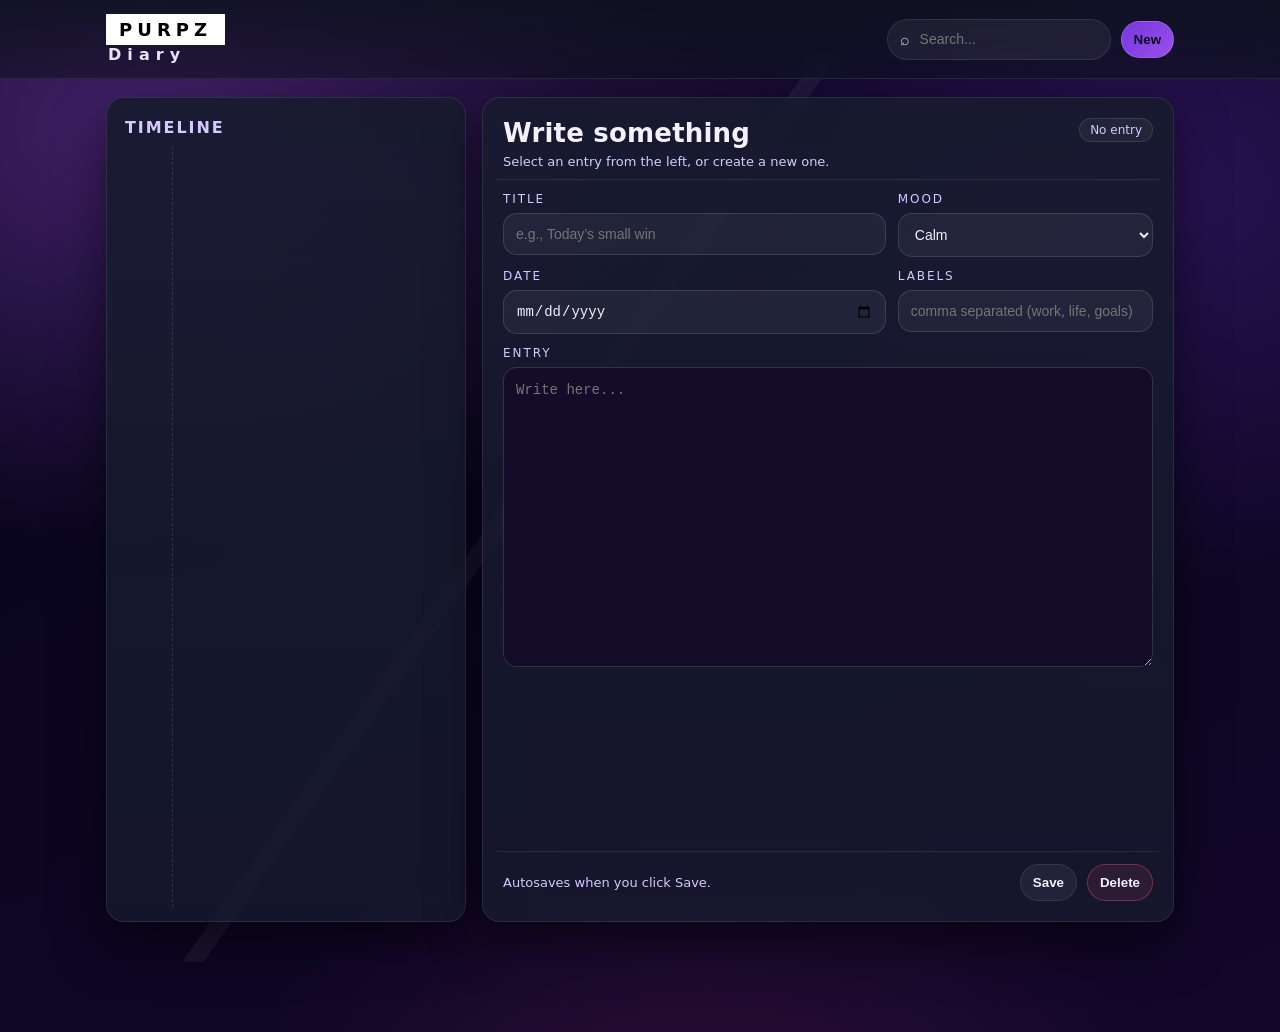
<file: things/diary.html>
<!doctype html>
<html lang="en">
<head>
  <meta charset="utf-8" />
  <meta name="viewport" content="width=device-width,initial-scale=1" />
  <title>Diagonal Diary</title>
  <style>

    :root{
  --bg:#0b0620;                /* deeper purple base */
  --panel:#140b2e;             /* purple panel */
  --panel2:#1b0f3a;            /* slightly brighter purple */
  --ink:#f5f0ff;
  --muted:#d6c9ff;
  --line:rgba(255,255,255,.09);

  --accent:#a855f7;            /* violet */
  --accent2:#7c3aed;           /* purple */
  --accent3:#ec4899;           /* pink highlight */
  --danger:#ff5b7a;

  --shadow: 0 20px 50px rgba(0,0,0,.50);
  --radius: 18px;
} 

    *{box-sizing:border-box}
    body{
  margin:0;
  font-family: system-ui, -apple-system, Segoe UI, Roboto, Helvetica, Arial, sans-serif;
  background:
    radial-gradient(1100px 700px at 12% 12%, rgba(168,85,247,.35), transparent 60%),
    radial-gradient(1000px 700px at 90% 18%, rgba(124,58,237,.25), transparent 58%),
    radial-gradient(900px 700px at 55% 115%, rgba(236,72,153,.14), transparent 55%),
    linear-gradient(160deg, #09031a, #0b0620 40%, #12062a);
  color:var(--ink);
  min-height:100vh;
  overflow-x:hidden;
}

    /* Top bar */
    header{
      position:sticky;
      top:0;
      z-index:20;
      backdrop-filter: blur(10px);
      background: linear-gradient(to bottom, rgba(15,18,32,.85), rgba(15,18,32,.55));
      border-bottom:1px solid var(--line);
    }
    .topbar{
      max-width:1100px;
      margin:0 auto;
      padding:14px 16px;
      display:flex;
      gap:12px;
      align-items:center;
      justify-content:space-between;
    }
    ..brand{
  display:flex;
  align-items:center;
  gap:18px;
  letter-spacing:.28em;
  text-transform: uppercase;
  background: #fff;
        color: black;
}

/* first word inside a white rectangle */
.brand > div{
  background: var(--tag-bg);
  color: var(--tag-ink);
  padding: 5px 13px;
  border-radius: 0;      /* sharp corners like screenshot */
  font-weight: 800;
  letter-spacing: .28em;
  font-size: 18px;
    background-color: #fff;
    color: black;
}

/* second word to the right (SPACE) */
.brand small{
  background: transparent !important;
  color: var(--ink) !important;
  font-weight: 700;
  font-size: 16px;
  letter-spacing: .38em;
  opacity: .95;
  margin-left: 2px;
}

    .actions{
      display:flex;
      gap:10px;
      align-items:center;
    }
    .chip{
      display:flex;
      gap:8px;
      align-items:center;
      background:rgba(255,255,255,.06);
      border:1px solid var(--line);
      padding:10px 12px;
      border-radius:999px;
      color:var(--muted);
    }
    .chip input{
      background:transparent;
      border:0;
      outline:none;
      color:var(--ink);
      width:180px;
      font-size:14px;
    }
    .btn{
      border:1px solid var(--line);
      background:rgba(255,255,255,.06);
      color:var(--ink);
      padding:10px 12px;
      border-radius:999px;
      cursor:pointer;
      transition:transform .12s ease, background .12s ease;
      user-select:none;
      font-weight:600;
    }
    .btn:hover{background:rgba(255,255,255,.09)}
    .btn:active{transform:scale(.98)}
    .btn.primary{
  background: linear-gradient(135deg, rgba(124,58,237,.95), rgba(168,85,247,.92));
  border-color: rgba(255,255,255,.16);
  color:#0b061a;
}

    /* Main layout */
    .wrap{
      max-width:1100px;
      margin:0 auto;
      padding:18px 16px 110px;
    }

    .stage{
      position:relative;
      display:grid;
      grid-template-columns: 360px 1fr;
      gap:16px;
      align-items:stretch;
    }

    /* Diagonal divider effect */
    .stage::before{
      content:"";
      position:absolute;
      inset:-40px -30px -40px -30px;
      background:
        linear-gradient(125deg, transparent 0 42%, rgba(255,255,255,.06) 42% 43.2%, transparent 43.2% 100%);
      pointer-events:none;
      opacity:.9;
    }

    .panel{
      position:relative;
      background: linear-gradient(180deg, rgba(23,27,46,.92), rgba(23,27,46,.75));
      border:1px solid var(--line);
      border-radius:var(--radius);
      box-shadow: var(--shadow);
      overflow:hidden;
    }

    /* Left: timeline */
    .timeline{
      padding:14px;
      display:flex;
      flex-direction:column;
      min-height:520px;
    }
    .timeline h2{
      margin:6px 4px 10px;
      font-size:16px;
      letter-spacing:.12em;
      text-transform:uppercase;
      color:var(--muted);
    }

    .dateRail{
      display:grid;
      grid-template-columns: 52px 1fr;
      gap:12px;
      align-items:start;
      height:100%;
      overflow:hidden;
    }
    .rail{
      position:sticky;
      top:72px;
      align-self:start;
      border-right:1px dashed rgba(255,255,255,.12);
      padding-right:10px;
      height:calc(100vh - 140px);
      min-height:420px;
      overflow:auto;
      scrollbar-width: thin;
    }
    .rail::-webkit-scrollbar{width:8px}
    .rail::-webkit-scrollbar-thumb{background:rgba(255,255,255,.10); border-radius:999px}

    .rail .pill{
      width:42px;
      margin:6px auto;
      padding:10px 0;
      text-align:center;
      border-radius:999px;
      border:1px solid rgba(255,255,255,.10);
      background:rgba(255,255,255,.04);
      color:var(--muted);
      cursor:pointer;
      font-weight:700;
      transition:transform .12s ease, background .12s ease, border-color .12s ease;
      user-select:none;
    }
    .rail .pill:hover{background:rgba(255,255,255,.07)}
    .rail .pill.active{
  background:rgba(168,85,247,.22);
  border-color: rgba(168,85,247,.55);
  color:var(--ink);
  transform:translateX(2px);
}

.entryCard:hover{
  transform:translateY(-1px);
  border-color: rgba(168,85,247,.45);
  background: linear-gradient(180deg, rgba(27,15,58,.78), rgba(27,15,58,.52));
}

.entryCard.active{
  border-color: rgba(124,58,237,.70);
  background: linear-gradient(180deg, rgba(124,58,237,.16), rgba(27,15,58,.52));
}

    .entries{
      overflow:auto;
      height:calc(100vh - 140px);
      min-height:420px;
      padding-right:4px;
      scrollbar-width: thin;
    }
    .entries::-webkit-scrollbar{width:8px}
    .entries::-webkit-scrollbar-thumb{background:rgba(255,255,255,.10); border-radius:999px}

    
    .entryTop{
      display:flex;
      align-items:center;
      justify-content:space-between;
      gap:10px;
      margin-bottom:6px;
    }
    .entryTop .stamp{
      font-size:12px;
      color:var(--muted);
      letter-spacing:.08em;
      text-transform:uppercase;
    }
    .tag{
      font-size:12px;
      padding:4px 10px;
      border-radius:999px;
      border:1px solid rgba(255,255,255,.10);
      background:rgba(255,255,255,.05);
      color:var(--muted);
      white-space:nowrap;
    }
    .entryTitle{
      font-weight:800;
      margin:0 0 6px;
      font-size:14.5px;
    }
    .entryPreview{
      margin:0;
      color:rgba(238,240,255,.78);
      font-size:13.5px;
      line-height:1.35;
      display:-webkit-box;
      -webkit-line-clamp:3;
      -webkit-box-orient:vertical;
      overflow:hidden;
    }

    /* Right: editor */
    .editor{
      padding:14px;
      min-height:520px;
      display:flex;
      flex-direction:column;
    }
    .editorHeader{
      display:flex;
      justify-content:space-between;
      align-items:flex-start;
      gap:12px;
      padding:6px 6px 10px;
      border-bottom:1px solid var(--line);
    }
    .editorHeader h1{
      margin:0;
      font-size:26px;
      letter-spacing:.2px;
    }
    .editorHeader .meta{
      margin-top:6px;
      color:var(--muted);
      font-size:13px;
    }

    .form{
      display:grid;
      grid-template-columns: 1.2fr .8fr;
      gap:12px;
      padding:12px 6px;
    }
    .field{
      display:flex;
      flex-direction:column;
      gap:7px;
    }
    label{
      font-size:12px;
      color:var(--muted);
      letter-spacing:.16em;
      text-transform:uppercase;
    }
    input[type="text"], input[type="date"], select, textarea{
      width:100%;
      border-radius:14px;
      border:1px solid rgba(255,255,255,.12);
      background:rgba(255,255,255,.05);
      color:var(--ink);
      padding:12px 12px;
      outline:none;
      font-size:14px;
    }
    textarea{
      min-height:300px;
      resize:vertical;
      line-height:1.45;
      padding:12px 12px;
    }

    .editorFooter{
      margin-top:auto;
      padding:12px 6px 6px;
      border-top:1px solid var(--line);
      display:flex;
      justify-content:space-between;
      gap:10px;
      flex-wrap:wrap;
      align-items:center;
    }
    .hint{
      color:var(--muted);
      font-size:13px;
    }
    .btnRow{
      display:flex;
      gap:10px;
      flex-wrap:wrap;
      align-items:center;
    }
    .btn.danger{
      background: rgba(255,91,122,.10);
      border-color: rgba(255,91,122,.35);
      color: var(--ink);
    }

    /* Mobile: bottom sheet editor */
    .sheetBack{
      position:fixed;
      inset:0;
      background:rgba(0,0,0,.55);
      opacity:0;
      pointer-events:none;
      transition:opacity .18s ease;
      z-index:40;
    }
    .sheetBack.open{
      opacity:1;
      pointer-events:auto;
    }
    .sheet{
      position:fixed;
      left:0;
      right:0;
      bottom:-100%;
      background: linear-gradient(180deg, rgba(23,27,46,.96), rgba(23,27,46,.90));
      border-top:1px solid rgba(255,255,255,.12);
      border-radius: 22px 22px 0 0;
      box-shadow: 0 -25px 60px rgba(0,0,0,.55);
      z-index:50;
      transition:bottom .22s ease;
      max-height: 92vh;
      overflow:auto;
    }
    .sheet.open{ bottom:0; }
    .sheetHandle{
      width:58px;
      height:5px;
      border-radius:999px;
      background:rgba(255,255,255,.18);
      margin:10px auto 0;
    }
    .sheetContent{
      padding:10px 14px 18px;
    }
    .mobileOnly{ display:none; }

    /* Responsiveness */
    @media (max-width: 900px){
      .stage{ grid-template-columns: 1fr; }
      .stage::before{ opacity:.4; }
      .editor{ display:none; } /* move editor into sheet on mobile */
      .mobileOnly{ display:inline-flex; }
      .rail{ top:66px; height:auto; min-height:unset; max-height:230px; }
      .entries{ height:auto; min-height:unset; max-height: calc(100vh - 340px); }
      .dateRail{ grid-template-columns: 58px 1fr; }
      .timeline{ min-height:unset; }
    }

    /* Tiny screens */
    @media (max-width: 420px){
      .chip input{ width:130px; }
    }
      textarea {
  background:
    linear-gradient(rgba(20, 10, 40, 0.85), rgba(20, 10, 40, 0.85));

  background-size: cover;
  background-position: center;
  background-repeat: no-repeat;

  color: #f5f0ff;
}
  </style>
</head>
<body>
  <header>
    <div class="topbar">
      <div class="brand">
        <div style="font-size:18px;">PURPZ</div>
        <small>Diary</small>
      </div>

      <div class="actions">
        <div class="chip" title="Search title or text">
          <span aria-hidden="true">⌕</span>
          <input id="search" placeholder="Search..." />
        </div>
        <button class="btn primary" id="newBtn">New</button>
        <button class="btn mobileOnly" id="openEditorBtn" style="display:none">Edit</button>
      </div>
    </div>
  </header>

  <main class="wrap">
    <section class="stage">
      <!-- Left panel: timeline -->
      <aside class="panel timeline">
        <h2>Timeline</h2>

        <div class="dateRail">
          <div class="rail" id="rail"></div>
          <div class="entries" id="entries"></div>
        </div>
      </aside>

      <!-- Right panel: editor (desktop/tablet) -->
      <section class="panel editor" aria-label="Editor">
        <div class="editorHeader">
          <div>
            <h1 id="editorTitle">Write something</h1>
            <div class="meta" id="editorMeta">Select an entry from the left, or create a new one.</div>
          </div>
          <div class="tag" id="activeIdTag">No entry</div>
        </div>

        <div class="form">
          <div class="field">
            <label for="title">Title</label>
            <input id="title" type="text" placeholder="e.g., Today’s small win" />
          </div>

          <div class="field">
            <label for="mood">Mood</label>
            <select id="mood">
              <option value="Calm">Calm</option>
              <option value="Happy">Happy</option>
              <option value="Focused">Focused</option>
              <option value="Grateful">Grateful</option>
              <option value="Tired">Tired</option>
              <option value="Stressed">Stressed</option>
            </select>
          </div>

          <div class="field">
            <label for="date">Date</label>
            <input id="date" type="date" />
          </div>

          <div class="field">
            <label for="labels">Labels</label>
            <input id="labels" type="text" placeholder="comma separated (work, life, goals)" />
          </div>

          <div class="field" style="grid-column: 1 / -1;">
            <label for="body">Entry</label>
            <textarea id="body" placeholder="Write here..."></textarea>
          </div>
        </div>

        <div class="editorFooter">
          <div class="hint" id="statusHint">Autosaves when you click Save.</div>
          <div class="btnRow">
            <button class="btn" id="saveBtn">Save</button>
            <button class="btn danger" id="deleteBtn">Delete</button>
          </div>
        </div>
      </section>
    </section>
  </main>

  <!-- Mobile bottom sheet -->
  <div class="sheetBack" id="sheetBack" aria-hidden="true"></div>
  <div class="sheet" id="sheet" role="dialog" aria-modal="true" aria-label="Diary editor">
    <div class="sheetHandle"></div>
    <div class="sheetContent">
      <div style="display:flex; align-items:flex-start; justify-content:space-between; gap:10px; padding:8px 2px 10px; border-bottom:1px solid var(--line);">
        <div>
          <div style="font-weight:800; font-size:18px;" id="mEditorTitle">Edit entry</div>
          <div style="color:var(--muted); font-size:13px;" id="mEditorMeta">Make changes and tap Save.</div>
        </div>
        <button class="btn" id="closeSheetBtn">Close</button>
      </div>

      <div class="form" style="grid-template-columns: 1fr; padding:12px 2px;">
        <div class="field">
          <label for="m_title">Title</label>
          <input id="m_title" type="text" placeholder="e.g., Today’s small win" />
        </div>

        <div class="field" style="display:grid; grid-template-columns:1fr 1fr; gap:12px;">
          <div class="field">
            <label for="m_date">Date</label>
            <input id="m_date" type="date" />
          </div>
          <div class="field">
            <label for="m_mood">Mood</label>
            <select id="m_mood">
              <option value="Calm">Calm</option>
              <option value="Happy">Happy</option>
              <option value="Focused">Focused</option>
              <option value="Grateful">Grateful</option>
              <option value="Tired">Tired</option>
              <option value="Stressed">Stressed</option>
            </select>
          </div>
        </div>

        <div class="field">
          <label for="m_labels">Labels</label>
          <input id="m_labels" type="text" placeholder="comma separated (work, life, goals)" />
        </div>

        <div class="field">
          <label for="m_body">Entry</label>
          <textarea id="m_body" style="min-height:220px" placeholder="I feel so..."></textarea>
        </div>

        <div style="display:flex; gap:10px; flex-wrap:wrap; justify-content:flex-end; padding-top:6px;">
          <button class="btn danger" id="m_deleteBtn">Delete</button>
          <button class="btn primary" id="m_saveBtn">Save</button>
        </div>
      </div>
    </div>
  </div>

  <script>
    // ===== PURPZ DIARY (MySQL via InfinityFree PHP API) =====

// ---------- Helpers ----------
const $ = (sel) => document.querySelector(sel);

const escapeHtml = (s) => (s || "")
  .replaceAll("&","&amp;").replaceAll("<","&lt;").replaceAll(">","&gt;")
  .replaceAll('"',"&quot;").replaceAll("'","&#039;");

const todayISO = () => {
  const d = new Date();
  const tz = d.getTimezoneOffset() * 60000;
  return new Date(Date.now() - tz).toISOString().slice(0,10);
};

const id = () => Math.random().toString(16).slice(2) + "-" + Date.now().toString(16);

// ---------- API (PHP on InfinityFree) ----------
const API_BASE = "https://purpzzz.lovestoblog.com/things/api"; // change to "../api" if your index.html is inside a subfolder

async function apiList(q = "") {
  const url = q
    ? `${API_BASE}/entries_list.php?q=${encodeURIComponent(q)}`
    : `${API_BASE}/entries_list.php`;

  const res = await fetch(url, {
    method: "GET",
    mode: "cors",
    cache: "no-store",
  });

  if (!res.ok) throw new Error("Failed to load entries");
  return await res.json();
}

async function apiSave(entry) {
  const res = await fetch(`${API_BASE}/entry_save.php`, {
    method: "POST",
    headers: { "Content-Type": "application/json" },
    body: JSON.stringify(entry),
  });
  if (!res.ok) throw new Error("Failed to save entry");
  return await res.json();
}

async function apiDelete(entryId) {
  const res = await fetch(`${API_BASE}/entry_delete.php`, {
    method: "POST",
    headers: { "Content-Type": "application/json" },
    body: JSON.stringify({ id: entryId }),
  });
  if (!res.ok) throw new Error("Failed to delete entry");
  return await res.json();
}

// ---------- Group entries by month (YYYY-MM) ----------
function monthKey(dateISO){
  return (dateISO || todayISO()).slice(0,7);
}

function monthLabel(yyyyMM){
  const [y,m] = yyyyMM.split("-");
  const dt = new Date(Number(y), Number(m)-1, 1);
  return dt.toLocaleString(undefined, { month:"short", year:"2-digit" }).toUpperCase();
}

// ---------- State ----------
let entries = [];
let activeId = null;
let activeMonth = monthKey(todayISO());
let searchTerm = "";

// ---------- DOM refs (desktop) ----------
const railEl = $("#rail");
const entriesEl = $("#entries");

const titleEl = $("#title");
const dateEl  = $("#date");
const moodEl  = $("#mood");
const labelsEl= $("#labels");
const bodyEl  = $("#body");

const editorTitle = $("#editorTitle");
const editorMeta  = $("#editorMeta");
const activeIdTag = $("#activeIdTag");
const statusHint  = $("#statusHint");

// ---------- Mobile sheet refs ----------
const sheet = $("#sheet");
const sheetBack = $("#sheetBack");

const m_title = $("#m_title");
const m_date  = $("#m_date");
const m_mood  = $("#m_mood");
const m_labels= $("#m_labels");
const m_body  = $("#m_body");

const mEditorTitle = $("#mEditorTitle");
const mEditorMeta  = $("#mEditorMeta");

// ---------- Rendering helpers ----------
function sortedEntries(arr){
  return arr.slice().sort((a,b) => {
    const ad = (a.date || "");
    const bd = (b.date || "");
    if(ad !== bd) return bd.localeCompare(ad);
    return (b.updated_at || b.updatedAt || 0) - (a.updated_at || a.updatedAt || 0);
  });
}

function monthsFrom(arr){
  const set = new Set(arr.map(e => monthKey(e.date)));
  return Array.from(set).sort((a,b) => b.localeCompare(a));
}

function getActive(){
  return entries.find(e => e.id === activeId) || null;
}

// Make sure we handle DB field name updated_at
function getUpdatedAt(e){
  return e.updated_at ?? e.updatedAt ?? Date.now();
}

// ---------- Render UI ----------
function renderRail(){
  const arr = sortedEntries(entries);
  const months = monthsFrom(arr);

  if(months.length && !months.includes(activeMonth)){
    activeMonth = months[0];
  }
  if(!months.length){
    activeMonth = monthKey(todayISO());
  }

  railEl.innerHTML = months.map(m => {
    const active = m === activeMonth ? "active" : "";
    return `<div class="pill ${active}" data-month="${m}" title="${m}">${monthLabel(m)}</div>`;
  }).join("");
}

function renderEntryList(){
  const arr = sortedEntries(entries).filter(e => monthKey(e.date) === activeMonth);

  if(arr.length === 0){
    entriesEl.innerHTML = `
      <div style="padding:14px 10px; color:var(--muted);">
        No entries here yet.<br/>
        Tap <b>New</b> to write one.
      </div>`;
    return;
  }

  entriesEl.innerHTML = arr.map(e => {
    const active = e.id === activeId ? "active" : "";
    const stamp = new Date(e.date + "T00:00:00").toLocaleDateString(undefined, {
      weekday:"short", month:"short", day:"2-digit"
    });

    const tag = escapeHtml(e.mood || "—");
    const title = escapeHtml(e.title || "(Untitled)");
    const preview = escapeHtml((e.body || "").trim() || "…");

    const labels = (e.labels || "").split(",").map(s => s.trim()).filter(Boolean);
    const labelTag = labels[0] ? `<span class="tag">${escapeHtml(labels[0])}</span>` : `<span class="tag">No label</span>`;

    return `
      <div class="entryCard ${active}" data-id="${e.id}">
        <div class="entryTop">
          <div class="stamp">${escapeHtml(stamp)}</div>
          <div style="display:flex; gap:8px; align-items:center;">
            ${labelTag}
            <span class="tag mood">${tag}</span>
          </div>
        </div>
        <p class="entryTitle">${title}</p>
        <p class="entryPreview">${preview}</p>
      </div>
    `;
  }).join("");
}

function fillEditorFrom(entry){
  if(!entry){
    editorTitle.textContent = "Write something";
    editorMeta.textContent = "Select an entry from the left, or create a new one.";
    activeIdTag.textContent = "No entry";
    titleEl.value = "";
    dateEl.value = todayISO();
    moodEl.value = "Calm";
    labelsEl.value = "";
    bodyEl.value = "";
    return;
  }

  editorTitle.textContent = entry.title?.trim() ? "Editing" : "Untitled entry";
  editorMeta.textContent = `Last updated: ${new Date(getUpdatedAt(entry)).toLocaleString()}`;
  activeIdTag.textContent = entry.id.slice(0, 8);

  titleEl.value = entry.title || "";
  dateEl.value  = entry.date || todayISO();
  moodEl.value  = entry.mood || "Calm";
  labelsEl.value= entry.labels || "";
  bodyEl.value  = entry.body || "";
}

function fillMobileEditorFrom(entry){
  if(!entry) return;
  mEditorTitle.textContent = (entry.title || "Untitled").slice(0, 40);
  mEditorMeta.textContent  = `ID: ${entry.id.slice(0, 8)} • Updated: ${new Date(getUpdatedAt(entry)).toLocaleString()}`;

  m_title.value = entry.title || "";
  m_date.value  = entry.date || todayISO();
  m_mood.value  = entry.mood || "Calm";
  m_labels.value= entry.labels || "";
  m_body.value  = entry.body || "";
}

function rerenderAll(){
  renderRail();
  renderEntryList();
  fillEditorFrom(getActive());
}

// ---------- Actions ----------
function setActive(idVal){
  activeId = idVal;
  const e = getActive();
  activeMonth = monthKey(e?.date || todayISO());
  rerenderAll();
}

// Update active entry from editor
function updateActiveFromDesktop(){
  const e = getActive();
  if(!e) return null;

  e.title = titleEl.value;
  e.date  = dateEl.value || todayISO();
  e.mood  = moodEl.value;
  e.labels= labelsEl.value;
  e.body  = bodyEl.value;
  e.updated_at = Date.now(); // keep DB naming
  return e;
}

function updateActiveFromMobile(){
  const e = getActive();
  if(!e) return null;

  e.title = m_title.value;
  e.date  = m_date.value || todayISO();
  e.mood  = m_mood.value;
  e.labels= m_labels.value;
  e.body  = m_body.value;
  e.updated_at = Date.now();
  return e;
}

async function newEntry(){
  const e = {
    id: id(),
    title: "",
    date: todayISO(),
    mood: "Calm",
    labels: "",
    body: "",
    updated_at: Date.now()
  };

  await apiSave(e);
  entries = await apiList(searchTerm);

  setActive(e.id);

  if(window.matchMedia("(max-width: 900px)").matches){
    openSheet();
    fillMobileEditorFrom(getActive());
  }
  statusHint.textContent = "New entry created.";
}

async function saveCurrent(fromMobile=false){
  const e = fromMobile ? updateActiveFromMobile() : updateActiveFromDesktop();
  if(!e) return;

  await apiSave({
    id: e.id,
    title: e.title,
    date: e.date,
    mood: e.mood,
    labels: e.labels,
    body: e.body,
    updated_at: e.updated_at ?? Date.now()
  });

  entries = await apiList(searchTerm);
  activeMonth = monthKey(e.date);
  rerenderAll();

  statusHint.textContent = "Saved ✔";
  setTimeout(() => statusHint.textContent = "Autosaves when you click Save.", 1100);
}

async function deleteCurrent(){
  const e = getActive();
  if(!e) return;

  const ok = confirm("Delete this entry? This can't be undone.");
  if(!ok) return;

  await apiDelete(e.id);

  entries = await apiList(searchTerm);

  const fallback = sortedEntries(entries)[0];
  activeId = fallback?.id || null;
  activeMonth = monthKey(fallback?.date || todayISO());
  rerenderAll();

  if(window.matchMedia("(max-width: 900px)").matches){
    closeSheet();
  }
  statusHint.textContent = "Deleted.";
}

// ---------- Mobile sheet controls ----------
function openSheet(){
  sheet.classList.add("open");
  sheetBack.classList.add("open");
  sheetBack.setAttribute("aria-hidden","false");
}
function closeSheet(){
  sheet.classList.remove("open");
  sheetBack.classList.remove("open");
  sheetBack.setAttribute("aria-hidden","true");
}

// ---------- Event listeners ----------
$("#newBtn").addEventListener("click", () => newEntry());
$("#saveBtn").addEventListener("click", () => saveCurrent(false));
$("#deleteBtn").addEventListener("click", () => deleteCurrent());

railEl.addEventListener("click", (ev) => {
  const pill = ev.target.closest(".pill");
  if(!pill) return;
  activeMonth = pill.dataset.month;
  renderRail();
  renderEntryList();
});

entriesEl.addEventListener("click", (ev) => {
  const card = ev.target.closest(".entryCard");
  if(!card) return;

  setActive(card.dataset.id);

  if(window.matchMedia("(max-width: 900px)").matches){
    openSheet();
    fillMobileEditorFrom(getActive());
  }
});

$("#search").addEventListener("input", async (ev) => {
  searchTerm = ev.target.value || "";
  entries = await apiList(searchTerm);
  rerenderAll();
});

$("#openEditorBtn").addEventListener("click", () => {
  const e = getActive();
  if(!e) return;
  openSheet();
  fillMobileEditorFrom(e);
});

$("#closeSheetBtn").addEventListener("click", closeSheet);
sheetBack.addEventListener("click", closeSheet);

$("#m_saveBtn").addEventListener("click", () => saveCurrent(true));
$("#m_deleteBtn").addEventListener("click", () => deleteCurrent());

window.addEventListener("resize", () => {
  if(!window.matchMedia("(max-width: 900px)").matches){
    closeSheet();
  }
});

// ---------- Init ----------
(async function init(){
  try{
    entries = await apiList("");

    if(!entries || entries.length === 0){
      const e = {
        id: id(),
        title: "Welcome to PURPZ Diary",
        date: todayISO(),
        mood: "Calm",
        labels: "starter",
        body: "This diary is now saved in MySQL (InfinityFree) via PHP API.",
        updatedAt: Date.now()
      };
      await apiSave(e);
      entries = await apiList("");
    }

    const first = sortedEntries(entries)[0];
    if(first){
      activeId = first.id;
      activeMonth = monthKey(first.date);
    }

    rerenderAll();
  }catch(err){
    console.error(err);
    alert("API/DB error: check your /api files and db.php credentials.");
  }
})();
  </script>
    
</body>
</html>
</file>
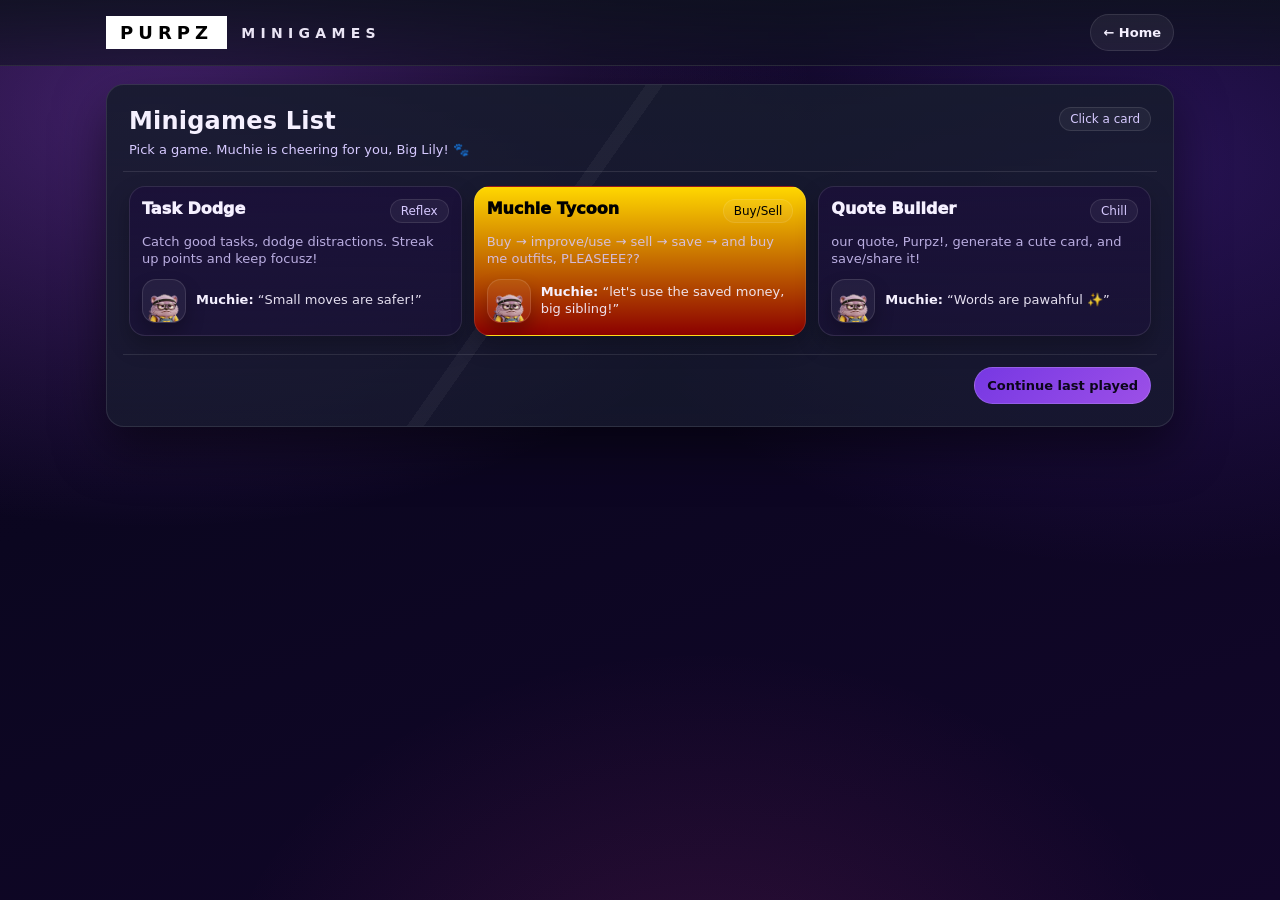
<file: things/minigames.html>
<!doctype html>
<html lang="en">
<head>
  <meta charset="utf-8" />
  <meta name="viewport" content="width=device-width,initial-scale=1" />
  <title>PURPZ • Minigames</title>
  <style>
    :root{
      --bg:#0b0620;
      --panel:#140b2e;
      --panel2:#1b0f3a;
      --ink:#f5f0ff;
      --muted:#d6c9ff;
      --line:rgba(255,255,255,.10);
      --accent:#a855f7;
      --accent2:#7c3aed;
      --accent3:#ec4899;
      --shadow: 0 20px 50px rgba(0,0,0,.50);
      --radius: 18px;
    }

    *{ box-sizing:border-box; }
    html, body{ overflow-x:hidden; }
    body{
      margin:0;
      font-family: system-ui, -apple-system, Segoe UI, Roboto, Helvetica, Arial, sans-serif;
      color:var(--ink);
      background:
        radial-gradient(1100px 700px at 12% 12%, rgba(168,85,247,.35), transparent 60%),
        radial-gradient(1000px 700px at 90% 18%, rgba(124,58,237,.25), transparent 58%),
        radial-gradient(900px 700px at 55% 115%, rgba(236,72,153,.14), transparent 55%),
        linear-gradient(160deg, #09031a, #0b0620 40%, #12062a);
      min-height:100vh;
    }

    header{
      position:sticky; top:0; z-index:20;
      backdrop-filter: blur(10px);
      background: linear-gradient(to bottom, rgba(15,18,32,.85), rgba(15,18,32,.55));
      border-bottom:1px solid var(--line);
    }
    .topbar{
      max-width:1100px;
      margin:0 auto;
      padding:14px 16px;
      display:flex;
      align-items:center;
      justify-content:space-between;
      gap:12px;
    }
    .brand{ display:flex; align-items:center; gap:14px; letter-spacing:.28em; text-transform:uppercase; }
    .brandTag{
      background:#fff; color:#000;
      padding:6px 14px;
      font-weight:900;
      font-size:18px;
      letter-spacing:.28em;
    }
    .brand small{
      color:var(--ink);
      font-weight:800;
      font-size:14px;
      letter-spacing:.38em;
      opacity:.95;
    }

    .wrap{
      max-width:1100px;
      margin:0 auto;
      padding:18px 16px 110px;
    }

    .panel{
      position:relative;
      background: linear-gradient(180deg, rgba(23,27,46,.92), rgba(23,27,46,.75));
      border: 1px solid var(--line);
      border-radius: var(--radius);
      box-shadow: var(--shadow);
      overflow:hidden;
    }
    .panel::before{
      content:"";
      position:absolute;
      inset:-40px -30px -40px -30px;
      background: linear-gradient(125deg, transparent 0 42%, rgba(255,255,255,.06) 42% 43.2%, transparent 43.2% 100%);
      pointer-events:none;
      opacity:.65;
    }
    .panelInner{ position:relative; padding:16px; }

    .headerRow{
      display:flex;
      justify-content:space-between;
      align-items:flex-start;
      gap:12px;
      padding:6px 6px 12px;
      border-bottom:1px solid var(--line);
    }
    .headerRow h1{
      margin:0;
      font-size:24px;
      letter-spacing:.2px;
    }
    .meta{
      margin-top:6px;
      color:var(--muted);
      font-size:13px;
      line-height:1.35;
    }

    .grid{
      padding:14px 6px 6px;
      display:grid;
      grid-template-columns: repeat(3, 1fr);
      gap:12px;
    }

    a.card{
      text-decoration:none;
      color:inherit;
      border:1px solid rgba(255,255,255,.10);
      background: linear-gradient(180deg, rgba(27,15,58,.78), rgba(27,15,58,.52));
      border-radius: 16px;
      padding:12px;
      box-shadow: 0 10px 22px rgba(0,0,0,.25);
      position:relative;
      overflow:hidden;
      transition: transform .12s ease, border-color .12s ease, background .12s ease;
      display:flex;
      flex-direction:column;
      gap:10px;
      min-height: 150px;
    }

    a.card:hover{
      transform: translateY(-2px);
      border-color: rgba(168,85,247,.45);
      background: linear-gradient(180deg, rgba(27,15,58,.88), rgba(27,15,58,.58));
    }

    .cardTop{
      display:flex;
      justify-content:space-between;
      align-items:flex-start;
      gap:10px;
    }
    .tag{
      font-size:12px;
      padding:4px 10px;
      border-radius:999px;
      border:1px solid rgba(255,255,255,.10);
      background:rgba(255,255,255,.05);
      color:var(--muted);
      white-space:nowrap;
      height: fit-content;
    }
    .title{
      font-weight:950;
      font-size:16px;
      margin:0;
      line-height:1.2;
    }
    .desc{
      margin:0;
      color: rgba(214,201,255,.85);
      font-size: 13px;
      line-height:1.35;
    }

    .thumb{
      display:flex;
      align-items:center;
      gap:10px;
      margin-top:auto;
    }
    .thumbImg{
      width:44px; height:44px;
      border-radius: 14px;
      border:1px solid rgba(255,255,255,.12);
      background: rgba(255,255,255,.05);
      overflow:hidden;
      box-shadow: 0 10px 18px rgba(0,0,0,.25);
      display:grid;
      place-items:center;
      flex:0 0 auto;
    }
    .thumbImg img{
      width:100%; height:100%;
      object-fit:cover;
      display:block;
    }
    .thumbText{
      color: rgba(245,240,255,.92);
      font-size: 13px;
      line-height: 1.25;
    }
    .thumbText b{ color:var(--ink); }

    .btnRow{
      margin-top: 12px;
      padding: 12px 6px 6px;
      border-top: 1px solid var(--line);
      display:flex;
      justify-content:flex-end;
      gap:10px;
      flex-wrap:wrap;
    }
    .btn{
      border:1px solid var(--line);
      background:rgba(255,255,255,.06);
      color:var(--ink);
      padding:10px 12px;
      border-radius:999px;
      cursor:pointer;
      transition:transform .12s ease, background .12s ease;
      user-select:none;
      font-weight:800;
      font-size: 13px;
      text-decoration:none;
      display:inline-flex;
      align-items:center;
      gap:8px;
    }
    .btn:hover{ background:rgba(255,255,255,.09); }
    .btn:active{ transform:scale(.98); }
    .btn.primary{
      background: linear-gradient(135deg, rgba(124,58,237,.95), rgba(168,85,247,.92));
      border-color: rgba(255,255,255,.16);
      color:#0b061a;
    }

    @media (max-width: 980px){
      .grid{ grid-template-columns: 1fr 1fr; }
    }
    @media (max-width: 560px){
      .grid{ grid-template-columns: 1fr; }
    }
  </style>
</head>

<body>
<header>
  <div class="topbar">
    <div class="brand">
      <div class="brandTag">PURPZ</div>
      <small>Minigames</small>
    </div>

    <!-- Optional back button -->
    <a class="btn" href="../home" title="Back to home">← Home</a>
  </div>
</header>

<main class="wrap">
  <section class="panel">
    <div class="panelInner">
      <div class="headerRow">
        <div>
          <h1>Minigames List</h1>
          <div class="meta">Pick a game. Muchie is cheering for you, Big Lily! 🐾</div>
        </div>
        <div class="tag">Click a card</div>
      </div>

      <div class="grid">
        <!-- Change the href filenames to your real files -->
        <a class="card" href="task-dodge.html">
          <div class="cardTop">
            <p class="title">Task Dodge</p>
            <span class="tag">Reflex</span>
          </div>
          <p class="desc">Catch good tasks, dodge distractions. Streak up points and keep focusz!</p>
          <div class="thumb">
            <div class="thumbImg"><img class="muchie-equipped"  src="images/muchie.png" alt=""></div>
            <div class="thumbText"><b>Muchie:</b> “Small moves are safer!”</div>
          </div>
        </a>

        <a class="card" href="muchie-tycoon.html" style="background: linear-gradient(to top, darkred, gold)">
          <div class="cardTop">
            <p class="title" style="color: black">Muchie Tycoon</p>
            <span class="tag" style="color: black">Buy/Sell</span>
          </div>
          <p class="desc">Buy → improve/use → sell → save → and buy me outfits, PLEASEEE??</p>
          <div class="thumb">
            <div class="thumbImg"><img class="muchie-equipped"  src="images/muchie.png" alt=""></div>
            <div class="thumbText"><b>Muchie:</b> “let's use the saved money, big sibling!”</div>
          </div>
        </a>

        <!-- Add more cards anytime -->
        <a class="card" href="quote-builder.html">
          <div class="cardTop">
            <p class="title">Quote Builder</p>
            <span class="tag">Chill</span>
          </div>
          <p class="desc">our quote, Purpz!, generate a cute card, and save/share it!</p>
          <div class="thumb">
            <div class="thumbImg"><img class="muchie-equipped"  src="images/muchie.png" alt=""></div>
            <div class="thumbText"><b>Muchie:</b> “Words are pawahful ✨”</div>
          </div>
        </a>
      </div>

      <div class="btnRow">
        <!-- Optional: you can remove this if you don’t need it -->
        <a class="btn primary" href="muchie-tycoon.html">Continue last played</a>
      </div>
    </div>
  </section>
</main>
    <script>
(() => {
  const KEY = "purpz_muchie_tycoon_v1"; // same key used in tycoon

  const OUTFITS = {
    base: "images/muchie.png",
    tech: "images/muchie_tech.png",
    galaxy: "images/muchie_galaxy.png",
    mechanic: "images/muchie_mechanic.png",
    cozy: "images/muchie_cozy.png"
  };

  function loadEquipped(){
    try{
      const raw = localStorage.getItem(KEY);
      if(!raw) return "base";
      const data = JSON.parse(raw);
      return data.equippedOutfit || "base";
    }catch{
      return "base";
    }
  }

  const equipped = loadEquipped();
  const imgSrc = OUTFITS[equipped] || OUTFITS.base;

  document.querySelectorAll(".muchie-equipped").forEach(img => {
    img.src = imgSrc;
  });
})();
</script>
</body>
</html>
</file>
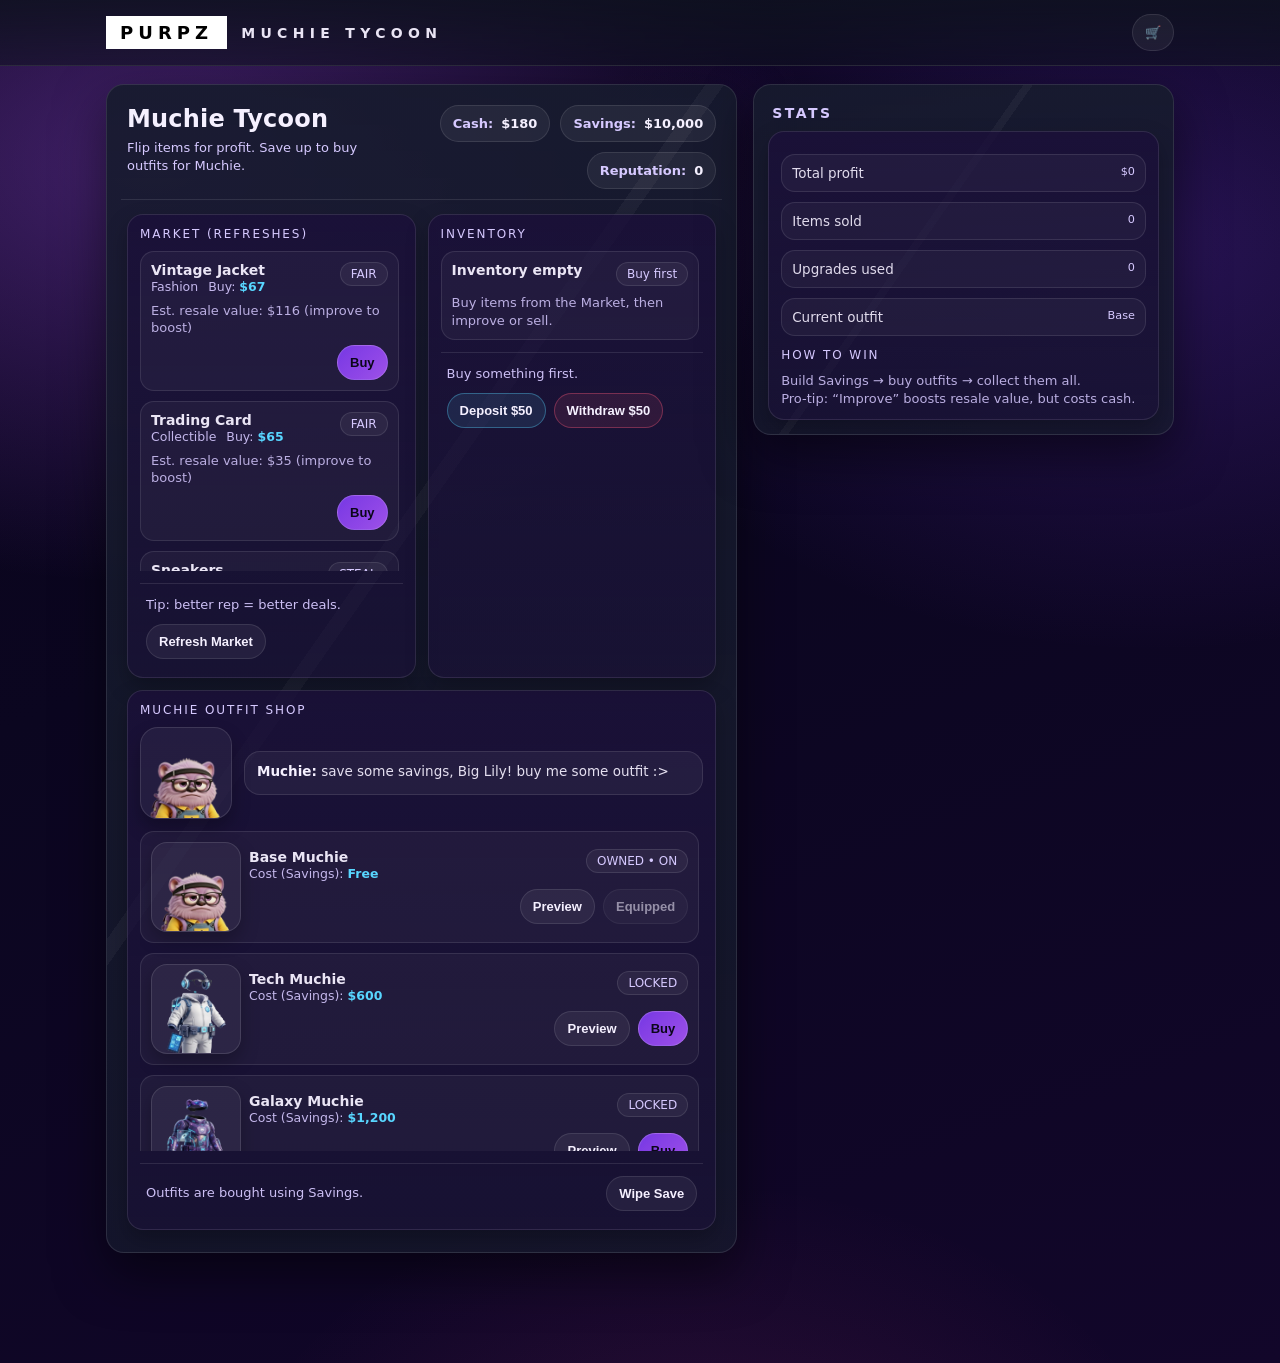
<file: things/muchie-tycoon.html>
<!doctype html>
<html lang="en">
<head>
  <meta charset="utf-8" />
  <meta name="viewport" content="width=device-width,initial-scale=1" />
  <title>PURPZ • Muchie Tycoon</title>
  <style>
      /* ===== Unlock overlay ===== */
.unlockBack{
  position:fixed;
  inset:0;
  display:grid;
  place-items:center;
  background: rgba(0,0,0,.55);
  opacity:0;
  pointer-events:none;
  transition: opacity .18s ease;
  z-index:9999;
}

.unlockBack.open{
  opacity:1;
  pointer-events:auto;
}

/* quick screen flash */
.unlockBack.open::before{
  content:"";
  position:absolute;
  inset:0;
  background: radial-gradient(circle at 50% 40%, rgba(168,85,247,.35), transparent 55%);
  animation: screenFlash 0.55s ease-out;
}

@keyframes screenFlash{
  0%{ opacity:0; }
  30%{ opacity:1; }
  100%{ opacity:0; }
}

.unlockCard{
  position:relative;
  width:min(420px, 92vw);
  border-radius: 22px;
  border:1px solid rgba(255,255,255,.14);
  background: linear-gradient(180deg, rgba(23,27,46,.96), rgba(23,27,46,.86));
  box-shadow: 0 25px 80px rgba(0,0,0,.60);
  overflow:hidden;
  padding: 16px;
  text-align:center;
  transform: translateY(10px) scale(.98);
  opacity: 0;
}

.unlockBack.open .unlockCard{
  animation: unlockPop 0.7s cubic-bezier(.2,1,.2,1) forwards;
}

@keyframes unlockPop{
  0%{ opacity:0; transform: translateY(12px) scale(.96); }
  60%{ opacity:1; transform: translateY(0) scale(1.02); }
  100%{ opacity:1; transform: translateY(0) scale(1); }
}

/* glow blob behind */
.unlockGlow{
  position:absolute;
  inset:-30%;
  background:
    radial-gradient(circle at 50% 45%, rgba(168,85,247,.35), transparent 55%),
    radial-gradient(circle at 35% 60%, rgba(124,58,237,.28), transparent 60%),
    radial-gradient(circle at 70% 30%, rgba(236,72,153,.18), transparent 55%);
  filter: blur(10px);
  opacity: 0;
  animation: glowPulse 1.2s ease-in-out infinite;
  pointer-events:none;
}

.unlockBack.open .unlockGlow{
  opacity:1;
}

@keyframes glowPulse{
  0%,100%{ transform: scale(1); opacity:.95; }
  50%{ transform: scale(1.04); opacity:1; }
}

.unlockCard img{
  width: 160px;
  height: 160px;
  object-fit: cover;
  border-radius: 20px;
  border:1px solid rgba(255,255,255,.14);
  box-shadow: 0 12px 28px rgba(0,0,0,.35);
  position:relative;
  z-index:2;
}

.unlockTitle{
  margin-top: 12px;
  font-weight: 1000;
  letter-spacing: .08em;
  text-transform: uppercase;
  font-size: 14px;
  color: rgba(245,240,255,.95);
  position:relative;
  z-index:2;
}

.unlockText{
  margin-top: 8px;
  color: rgba(214,201,255,.95);
  font-size: 14px;
  line-height: 1.35;
  position:relative;
  z-index:2;
}

/* sparkle dots */
.unlockCard::after{
  content:"";
  position:absolute;
  inset:0;
  background:
    radial-gradient(circle at 18% 22%, rgba(255,255,255,.18) 0 2px, transparent 3px),
    radial-gradient(circle at 72% 28%, rgba(255,255,255,.14) 0 2px, transparent 3px),
    radial-gradient(circle at 50% 70%, rgba(255,255,255,.12) 0 2px, transparent 3px);
  opacity:.8;
  pointer-events:none;
}
      .outfitRow{
  display:grid;
  grid-template-columns: 90px 1fr;
  gap:12px;
  align-items:center;
}

.outfitThumb{
  width:90px;
  height:90px;
  border-radius:16px;
  border:1px solid rgba(255,255,255,.12);
  background: rgba(255,255,255,.05);
  overflow:hidden;
  display:grid;
  place-items:center;
  box-shadow: 0 8px 18px rgba(0,0,0,.25);
}

.outfitThumb img{
  width:100%;
  height:100%;
  object-fit:cover;
  display:block;
}

.outfitInfo{
  display:flex;
  flex-direction:column;
  gap:8px;
}
    :root{
      --bg:#0b0620;
      --panel:#140b2e;
      --panel2:#1b0f3a;
      --ink:#f5f0ff;
      --muted:#d6c9ff;
      --line:rgba(255,255,255,.10);

      --accent:#a855f7;
      --accent2:#7c3aed;
      --accent3:#ec4899;

      --good:#58d6ff;
      --bad:#ff5b7a;

      --shadow: 0 20px 50px rgba(0,0,0,.50);
      --radius: 18px;
    }

    *{ box-sizing:border-box; }
    html, body{ overflow-x:hidden; }
    body{
      margin:0;
      font-family: system-ui, -apple-system, Segoe UI, Roboto, Helvetica, Arial, sans-serif;
      color:var(--ink);
      background:
        radial-gradient(1100px 700px at 12% 12%, rgba(168,85,247,.35), transparent 60%),
        radial-gradient(1000px 700px at 90% 18%, rgba(124,58,237,.25), transparent 58%),
        radial-gradient(900px 700px at 55% 115%, rgba(236,72,153,.14), transparent 55%),
        linear-gradient(160deg, #09031a, #0b0620 40%, #12062a);
      min-height:100vh;
    }

    header{
      position:sticky; top:0; z-index:20;
      backdrop-filter: blur(10px);
      background: linear-gradient(to bottom, rgba(15,18,32,.85), rgba(15,18,32,.55));
      border-bottom:1px solid var(--line);
    }
    .topbar{
      max-width:1100px;
      margin:0 auto;
      padding:14px 16px;
      display:flex;
      align-items:center;
      justify-content:space-between;
      gap:12px;
    }
    .brand{ display:flex; align-items:center; gap:14px; letter-spacing:.28em; text-transform:uppercase; }
    .brandTag{
      background:#fff; color:#000;
      padding:6px 14px;
      font-weight:900;
      font-size:18px;
      letter-spacing:.28em;
    }
    .brand small{
      color:var(--ink);
      font-weight:800;
      font-size:14px;
      letter-spacing:.38em;
      opacity:.95;
    }

    .wrap{
      max-width:1100px;
      margin:0 auto;
      padding:18px 16px 110px;
      display:grid;
      grid-template-columns: 1.2fr .8fr;
      gap:16px;
      align-items:start;
    }

    .panel{
      position:relative;
      background: linear-gradient(180deg, rgba(23,27,46,.92), rgba(23,27,46,.75));
      border: 1px solid var(--line);
      border-radius: var(--radius);
      box-shadow: var(--shadow);
      overflow:hidden;
    }
    .panel::before{
      content:"";
      position:absolute;
      inset:-40px -30px -40px -30px;
      background: linear-gradient(125deg, transparent 0 42%, rgba(255,255,255,.06) 42% 43.2%, transparent 43.2% 100%);
      pointer-events:none;
      opacity:.65;
    }
    .panelInner{ position:relative; padding:14px; }

    .gameHeader{
      display:flex;
      justify-content:space-between;
      align-items:flex-start;
      gap:12px;
      padding:6px 6px 10px;
      border-bottom:1px solid var(--line);
    }
    .titleBox h1{
      margin:0;
      font-size:24px;
      letter-spacing:.2px;
    }
    .meta{
      margin-top:6px;
      color:var(--muted);
      font-size:13px;
      line-height:1.35;
    }
    .hud{
      display:flex;
      gap:10px;
      flex-wrap:wrap;
      justify-content:flex-end;
      align-items:center;
    }
    .chip{
      display:flex;
      gap:8px;
      align-items:center;
      background:rgba(255,255,255,.06);
      border:1px solid var(--line);
      padding:10px 12px;
      border-radius:999px;
      color:var(--muted);
      font-weight:800;
      font-size:13px;
      white-space:nowrap;
    }
    .chip b{ color:var(--ink); }

    .grid{
      padding:14px 6px 8px;
      display:grid;
      grid-template-columns: 1fr 1fr;
      gap:12px;
    }

    .card{
      border:1px solid rgba(255,255,255,.10);
      background: linear-gradient(180deg, rgba(27,15,58,.78), rgba(27,15,58,.52));
      border-radius: 16px;
      padding:12px;
      box-shadow: 0 10px 22px rgba(0,0,0,.25);
      position:relative;
      overflow:hidden;
    }

    .cardTitle{
      margin:0 0 10px;
      font-size:12px;
      letter-spacing:.16em;
      text-transform:uppercase;
      color:var(--muted);
    }

    .marketList, .invList, .shopList{
      display:grid;
      gap:10px;
      max-height: 320px;
      overflow:auto;
      scrollbar-width: thin;
      padding-right: 4px;
    }
    .marketList::-webkit-scrollbar,
    .invList::-webkit-scrollbar,
    .shopList::-webkit-scrollbar{ width:8px; }
    .marketList::-webkit-scrollbar-thumb,
    .invList::-webkit-scrollbar-thumb,
    .shopList::-webkit-scrollbar-thumb{ background:rgba(255,255,255,.10); border-radius:999px; }

    .itemRow{
      border:1px solid rgba(255,255,255,.10);
      background: rgba(255,255,255,.04);
      border-radius: 14px;
      padding:10px;
      display:grid;
      gap:8px;
    }
    .rowTop{
      display:flex;
      justify-content:space-between;
      gap:10px;
      align-items:flex-start;
    }
    .name{
      font-weight:900;
      font-size:14px;
      color: rgba(245,240,255,.95);
      line-height:1.2;
    }
    .tag{
      font-size:12px;
      padding:4px 10px;
      border-radius:999px;
      border:1px solid rgba(255,255,255,.10);
      background:rgba(255,255,255,.05);
      color:var(--muted);
      white-space:nowrap;
      height: fit-content;
    }
    .desc{
      color: rgba(214,201,255,.85);
      font-size: 13px;
      line-height:1.35;
      margin:0;
    }
    .mini{
      display:flex;
      justify-content:space-between;
      gap:10px;
      align-items:center;
      color: rgba(214,201,255,.9);
      font-size: 12.5px;
    }

    .btnRow{
      display:flex; gap:8px; flex-wrap:wrap; align-items:center; justify-content:flex-end;
    }
    .btn{
      border:1px solid var(--line);
      background:rgba(255,255,255,.06);
      color:var(--ink);
      padding:9px 12px;
      border-radius:999px;
      cursor:pointer;
      transition:transform .12s ease, background .12s ease;
      user-select:none;
      font-weight:900;
      font-size: 13px;
    }
    .btn:hover{ background:rgba(255,255,255,.09); }
    .btn:active{ transform:scale(.98); }
    .btn.primary{
      background: linear-gradient(135deg, rgba(124,58,237,.95), rgba(168,85,247,.92));
      border-color: rgba(255,255,255,.16);
      color:#0b061a;
    }
    .btn.good{
      background: rgba(88,214,255,.10);
      border-color: rgba(88,214,255,.35);
    }
    .btn.bad{
      background: rgba(255,91,122,.10);
      border-color: rgba(255,91,122,.35);
    }
    .btn:disabled{
      opacity:.55;
      cursor:not-allowed;
    }

    .controls{
      display:flex;
      justify-content:space-between;
      gap:10px;
      flex-wrap:wrap;
      align-items:center;
      border-top: 1px solid var(--line);
      margin-top: 12px;
      padding:12px 6px 6px;
    }
    .hint{
      color:var(--muted);
      font-size:13px;
      line-height:1.35;
      opacity:.95;
    }

    /* Muchie preview */
    .muchieBox{
      display:grid;
      grid-template-columns: 92px 1fr;
      gap:12px;
      align-items:center;
    }
    .muchieAvatar{
      width:92px; height:92px;
      border-radius: 18px;
      border:1px solid rgba(255,255,255,.12);
      background: rgba(255,255,255,.05);
      overflow:hidden;
      box-shadow: 0 10px 18px rgba(0,0,0,.25);
      display:grid;
      place-items:center;
    }
    .muchieAvatar img{
      width: 100%;
      height: 100%;
      object-fit: cover;
      display:block;
    }
    .bubble{
      padding:10px 12px;
      border-radius: 16px;
      border:1px solid rgba(255,255,255,.10);
      background: rgba(255,255,255,.05);
      color: rgba(245,240,255,.92);
      font-size: 13.5px;
      line-height: 1.35;
      min-height: 44px;
    }
    .bubble strong{ color: var(--ink); }

    .side h2{
      margin:6px 4px 10px;
      font-size:14px;
      letter-spacing:.18em;
      text-transform:uppercase;
      color:var(--muted);
    }

    .tinyRow{
      display:flex;
      justify-content:space-between;
      gap:10px;
      padding:10px 10px;
      border-radius: 14px;
      border:1px solid rgba(255,255,255,.10);
      background: rgba(255,255,255,.04);
      color: rgba(245,240,255,.90);
      font-size: 13.5px;
      margin-top: 10px;
    }
    .tinyRow small{ color: var(--muted); }

    @media (max-width: 980px){
      .wrap{ grid-template-columns: 1fr; }
      .grid{ grid-template-columns: 1fr; }
    }
  </style>
</head>

<body>
<header>
  <div class="topbar">
    <div class="brand">
      <div class="brandTag">PURPZ</div>
      <small>Muchie Tycoon</small>
    </div>
    <div class="chip" title="Loop">
      <span aria-hidden="true">🛒</span>
    </div>
  </div>
</header>

<main class="wrap">
  <!-- Left: Game -->
  <section class="panel">
    <div class="panelInner">
      <div class="gameHeader">
        <div class="titleBox">
          <h1>Muchie Tycoon</h1>
          <div class="meta">Flip items for profit. Save up to buy outfits for Muchie.</div>
        </div>
        <div class="hud">
          <div class="chip">Cash: <b id="cash">$0</b></div>
          <div class="chip">Savings: <b id="savings">$0</b></div>
          <div class="chip">Reputation: <b id="rep">0</b></div>
        </div>
      </div>

      <div class="grid">
        <!-- Market -->
        <div class="card">
          <div class="cardTitle">Market (refreshes)</div>
          <div class="marketList" id="marketList"></div>
          <div class="controls">
            <div class="hint">Tip: better rep = better deals.</div>
            <div class="btnRow">
              <button class="btn" id="refreshBtn">Refresh Market</button>
            </div>
          </div>
        </div>

        <!-- Inventory -->
        <div class="card">
          <div class="cardTitle">Inventory</div>
          <div class="invList" id="invList"></div>
          <div class="controls">
            <div class="hint" id="invHint">Buy something first.</div>
            <div class="btnRow">
              <button class="btn good" id="depositBtn">Deposit $50</button>
              <button class="btn bad" id="withdrawBtn">Withdraw $50</button>
            </div>
          </div>
        </div>

        <!-- Outfits shop -->
        <div class="card" style="grid-column: 1 / -1;">
          <div class="cardTitle">Muchie Outfit Shop</div>

          <div class="muchieBox">
            <!-- Put your base Muchie image here:
                 /images/muchie.png
                 and outfit images:
                 /images/muchie_tech.png
                 /images/muchie_galaxy.png
                 /images/muchie_mechanic.png
                 /images/muchie_cozy.png
            -->
            <div class="muchieAvatar">
              <img id="muchieImg" src="images/muchie.png" alt="Muchie preview" />
            </div>
            <div class="bubble" id="muchieText"><strong>Muchie:</strong> save some savings, Big Lily! buy me some outfit :></div>
          </div>

          <div style="height:12px"></div>

          <div class="shopList" id="shopList"></div>

          <div class="controls">
            <div class="hint" id="shopHint">Outfits are bought using Savings.</div>
            <div class="btnRow">
              <button class="btn danger" id="wipeBtn">Wipe Save</button>
            </div>
          </div>
        </div>
      </div>

    </div>
  </section>

  <!-- Right: Stats -->
  <aside class="panel side">
    <div class="panelInner">
      <h2>Stats</h2>
      <div class="card">
        <div class="tinyRow"><span>Total profit</span><small id="profit">$0</small></div>
        <div class="tinyRow"><span>Items sold</span><small id="sold">0</small></div>
        <div class="tinyRow"><span>Upgrades used</span><small id="upgrades">0</small></div>
        <div class="tinyRow"><span>Current outfit</span><small id="outfitName">Base</small></div>

        <div style="height:12px"></div>

        <div class="cardTitle">How to win</div>
        <p class="desc" style="margin:0">
          Build Savings → buy outfits → collect them all. <br/>
          Pro-tip: “Improve” boosts resale value, but costs cash.
        </p>
      </div>
    </div>
  </aside>
</main>
<!-- Unlock Overlay -->
<div class="unlockBack" id="unlockBack" aria-hidden="true">
  <div class="unlockCard" role="dialog" aria-modal="true">
    <div class="unlockGlow"></div>
    <img id="unlockImg" alt="Unlocked outfit" />
    <div class="unlockTitle" id="unlockTitle">Unlocked!</div>
    <div class="unlockText" id="unlockText">Muchie: THANKYOUU, it fits well!</div>
  </div>
</div>
<script>
(() => {
  // =========================
  // Muchie Tycoon (MVP)
  // =========================

  // ---------- Helpers ----------
  const $ = (s) => document.querySelector(s);
  const money = (n) => "$" + Math.floor(n).toLocaleString();
  const clamp = (n, a, b) => Math.max(a, Math.min(b, n));
  const pick = (arr) => arr[Math.floor(Math.random() * arr.length)];
  const uid = () => Math.random().toString(16).slice(2) + "-" + Date.now().toString(16);

  // ---------- DOM ----------
  const cashEl = $("#cash");
  const savingsEl = $("#savings");
  const repEl = $("#rep");

  const profitEl = $("#profit");
  const soldEl = $("#sold");
  const upgradesEl = $("#upgrades");
  const outfitNameEl = $("#outfitName");

  const marketList = $("#marketList");
  const invList = $("#invList");
  const invHint = $("#invHint");

  const refreshBtn = $("#refreshBtn");
  const depositBtn = $("#depositBtn");
  const withdrawBtn = $("#withdrawBtn");
  const wipeBtn = $("#wipeBtn");

  const shopList = $("#shopList");
  const shopHint = $("#shopHint");
  const muchieImg = $("#muchieImg");
  const muchieText = $("#muchieText");
    
    const unlockBack = document.getElementById("unlockBack");
const unlockImg = document.getElementById("unlockImg");
const unlockTitle = document.getElementById("unlockTitle");
const unlockText = document.getElementById("unlockText");

  // ---------- Muchie lines ----------
  const muchieLines = {
    buy: [
      "Okay, good buy. We can flip this.",
      "Nice. But don’t overspend, ha?",
      "Smart purchase. Muchie approves 🐾"
    ],
    noCash: [
      "Uh oh— not enough cash. Let’s sell something first.",
      "We’re broke right now 😭 flip first, then buy.",
      "Hold on big sibling… we need more cash."
    ],
    improve: [
      "Upgraded! This will sell better.",
      "Muchie: polish it! Make it look premium.",
      "Nice improvement. Value goes up!"
    ],
    use: [
      "You used it. Utility > profit sometimes ✨",
      "Okay! Using it gives you small reputation.",
      "Muchie says: tools help you grow too."
    ],
    sell: [
      "Cha-ching! Profit secured 💸",
      "Nice flip! That’s discipline.",
      "Good sale. We’re getting closer to outfits!"
    ],
    deposit: [
      "Savings secured. Proud Muchie.",
      "Good job saving. Future-you will smile.",
      "Deposit done. No impulse buys!"
    ],
    withdraw: [
      "Okay withdraw… but be careful.",
      "Use it wisely, big sibling.",
      "Withdraw done. Let’s make it back."
    ],
    outfit: [
      "OMG outfit unlocked!! Muchie is dripped out.",
      "YAYYY new look! Thank you big sibling 🥺",
      "We did it! Outfit time!"
    ],
    wipe: [
      "Save wiped. Fresh start. No shame.",
      "Okay reset. We go again gently.",
      "New run! This time we’re smarter."
    ]
  };

  function say(kind){
    const msg = pick(muchieLines[kind] || ["..."]);
    muchieText.innerHTML = `<strong>Muchie:</strong> ${msg}`;
  }
    function showUnlockOverlay(outfit){
  unlockImg.src = outfit.img;
  unlockTitle.textContent = "Unlocked!";
  unlockText.textContent = `Muchie: THANKYOUU, it fits well!`;

  unlockBack.classList.add("open");
  unlockBack.setAttribute("aria-hidden","false");

  // auto close
  setTimeout(() => {
    unlockBack.classList.remove("open");
    unlockBack.setAttribute("aria-hidden","true");
  }, 1600);
}

// allow click to close early
unlockBack.addEventListener("click", () => {
  unlockBack.classList.remove("open");
  unlockBack.setAttribute("aria-hidden","true");
});
  // ---------- Items catalog ----------
  // Each category: baseCost range, baseValue range, improvement multiplier, improveCost ratio
  const CATALOG = [
    { name:"Old Phone", cat:"Gadget", baseCost:[40,120], baseValue:[70,170], improveMult:1.25, improveCostRate:0.25, useRep:+2 },
    { name:"Keyboard", cat:"Gadget", baseCost:[25,90], baseValue:[45,130], improveMult:1.22, improveCostRate:0.22, useRep:+1 },
    { name:"Headphones", cat:"Gadget", baseCost:[35,110], baseValue:[60,160], improveMult:1.20, improveCostRate:0.24, useRep:+1 },

    { name:"Vintage Jacket", cat:"Fashion", baseCost:[30,95], baseValue:[55,150], improveMult:1.30, improveCostRate:0.28, useRep:+1 },
    { name:"Sneakers", cat:"Fashion", baseCost:[35,110], baseValue:[70,170], improveMult:1.27, improveCostRate:0.26, useRep:+1 },

    { name:"Desk Lamp", cat:"Home", baseCost:[20,85], baseValue:[40,140], improveMult:1.20, improveCostRate:0.20, useRep:+1 },
    { name:"Mini Shelf", cat:"Home", baseCost:[25,100], baseValue:[50,160], improveMult:1.22, improveCostRate:0.22, useRep:+1 },

    { name:"Rare Sticker Pack", cat:"Collectible", baseCost:[10,60], baseValue:[25,120], improveMult:1.40, improveCostRate:0.15, useRep:+2 },
    { name:"Trading Card", cat:"Collectible", baseCost:[18,80], baseValue:[35,150], improveMult:1.35, improveCostRate:0.18, useRep:+2 },
  ];

  // Random market “deal” modifier based on reputation
  function repDiscount(rep){
    // Higher rep slightly improves buy prices (discount) and sell prices (demand)
    // rep 0..100 -> discount 0..10%
    return clamp(rep / 1000, 0, 0.10);
  }

  function randInt(a,b){ return Math.floor(Math.random()*(b-a+1))+a; }

  function makeMarketItem(){
    const base = pick(CATALOG);
    const cost = randInt(base.baseCost[0], base.baseCost[1]);
    const val  = randInt(base.baseValue[0], base.baseValue[1]);

    // market randomness: sometimes overpriced, sometimes steal
    const mood = pick(["steal","fair","fair","fair","overpriced"]);
    let price = cost;
    if(mood === "steal") price = Math.floor(cost * (0.72 + Math.random()*0.10));
    if(mood === "overpriced") price = Math.floor(cost * (1.15 + Math.random()*0.15));

    return {
      mid: uid(),
      baseName: base.name,
      cat: base.cat,
      mood,
      buyPrice: price,
      baseValue: val,
      improveMult: base.improveMult,
      improveCostRate: base.improveCostRate,
      useRep: base.useRep
    };
  }

  // ---------- Outfits ----------
  // You provide these images in /images/
  // If an image is missing, the preview will show broken icon — so make sure filenames match.
const OUTFITS = [
  {
    id: "base",
    name: "Base Muchie",
    price: 0,
    thumb: "images/muchie.png",
    img: "images/muchie.png"
  },
  {
    id: "tech",
    name: "Tech Muchie",
    price: 600,
    thumb: "images/tech_outfit.png",     // ✅ shop picture
    img: "images/muchie_tech.png"        // ✅ Muchie wearing
  },
  {
    id: "galaxy",
    name: "Galaxy Muchie",
    price: 1200,
    thumb: "images/galaxy_outfit.png",   // ✅ shop picture
    img: "images/muchie_galaxy.png"      // ✅ Muchie wearing
  },
  {
    id: "mechanic",
    name: "Mechanic Muchie",
    price: 1800,
    thumb: "images/mechanic_outfit.png", // ✅ shop picture (rename as needed)
    img: "images/muchie_mechanic.png"    // ✅ Muchie wearing
  },
  {
    id: "cozy",
    name: "Cozy Muchie",
    price: 2500,
    thumb: "images/cozy_outfit.png",     // ✅ shop picture (rename as needed)
    img: "images/muchie_cozy.png"        // ✅ Muchie wearing
  },
];

  // ---------- Save ----------
  const KEY = "purpz_muchie_tycoon_v1";

  const defaultState = () => ({
    cash: 180,
    savings: 10000,
    rep: 0,

    profit: 0,
    sold: 0,
    upgrades: 0,

    market: [],
    inv: [],

    ownedOutfits: ["base"],
    equippedOutfit: "base",

    lastMarketAt: 0
  });

  function load(){
    try{
      const raw = localStorage.getItem(KEY);
      const obj = raw ? JSON.parse(raw) : null;
      return obj ? obj : defaultState();
    }catch{
      return defaultState();
    }
  }
  function save(){ localStorage.setItem(KEY, JSON.stringify(state)); }

  let state = load();

  // ---------- Market logic ----------
  function refreshMarket(force=false){
    const now = Date.now();
    // soft cooldown: 20s unless force is true
    if(!force && now - state.lastMarketAt < 20000) return;

    const count = 6;
    const deals = [];
    for(let i=0;i<count;i++) deals.push(makeMarketItem());

    state.market = deals;
    state.lastMarketAt = now;
    save();
    renderAll();
  }

  function buyItem(mid){
    const it = state.market.find(x => x.mid === mid);
    if(!it) return;

    const disc = repDiscount(state.rep);
    const finalPrice = Math.max(1, Math.floor(it.buyPrice * (1 - disc)));

    if(state.cash < finalPrice){
      say("noCash");
      return;
    }

    state.cash -= finalPrice;
    state.rep = clamp(state.rep + 1, 0, 999); // small rep for participating

    // add to inventory as a “owned item”
    state.inv.push({
      id: uid(),
      name: it.baseName,
      cat: it.cat,
      boughtFor: finalPrice,
      value: it.baseValue,
      improved: false,
      used: false
    });

    // remove from market
    state.market = state.market.filter(x => x.mid !== mid);

    say("buy");
    save();
    renderAll();
  }

  function improveItem(id){
    const it = state.inv.find(x => x.id === id);
    if(!it || it.improved || it.used) return;

    // improve costs % of current value
    const base = CATALOG.find(c => c.name === it.name) || { improveMult:1.2, improveCostRate:0.25 };
    const cost = Math.max(5, Math.floor(it.value * base.improveCostRate));

    if(state.cash < cost){
      say("noCash");
      return;
    }

    state.cash -= cost;
    it.value = Math.floor(it.value * base.improveMult);
    it.improved = true;

    state.upgrades += 1;
    state.rep = clamp(state.rep + 2, 0, 999);

    say("improve");
    save();
    renderAll();
  }

  function useItem(id){
    const it = state.inv.find(x => x.id === id);
    if(!it || it.used) return;

    // using item removes it, but gives rep (like you “kept it”)
    const base = CATALOG.find(c => c.name === it.name) || { useRep: 1 };
    state.rep = clamp(state.rep + (base.useRep || 1), 0, 999);

    // tiny happiness: add a tiny savings bonus sometimes
    if(Math.random() < 0.25){
      state.savings += 10;
      say("deposit");
    }else{
      say("use");
    }

    state.inv = state.inv.filter(x => x.id !== id);
    save();
    renderAll();
  }

  function sellItem(id){
    const it = state.inv.find(x => x.id === id);
    if(!it) return;

    // demand bonus from rep (rep up to 999 -> up to +20%)
    const demandBonus = clamp(state.rep / 5000, 0, 0.20);
    const randomSwing = 0.92 + Math.random()*0.18; // 0.92..1.10
    const sellPrice = Math.max(1, Math.floor(it.value * (1 + demandBonus) * randomSwing));

    state.cash += sellPrice;

    const profit = sellPrice - it.boughtFor;
    state.profit += profit;
    state.sold += 1;

    // rep moves based on profit
    if(profit > 0) state.rep = clamp(state.rep + 2, 0, 999);
    if(profit <= 0) state.rep = clamp(state.rep + 0, 0, 999); // no penalty for friendly game

    state.inv = state.inv.filter(x => x.id !== id);

    say("sell");
    save();
    renderAll();
  }

  // ---------- Banking ----------
  function deposit(amount){
    if(state.cash < amount) { say("noCash"); return; }
    state.cash -= amount;
    state.savings += amount;
    say("deposit");
    save();
    renderAll();
  }

  function withdraw(amount){
    if(state.savings < amount) return;
    state.savings -= amount;
    state.cash += amount;
    say("withdraw");
    save();
    renderAll();
  }

  // ---------- Outfits ----------
  function buyOutfit(outfitId){
    const o = OUTFITS.find(x => x.id === outfitId);
    if(!o) return;
    if(state.ownedOutfits.includes(o.id)) return;

    if(state.savings < o.price){
      say("noCash");
      return;
    }

    state.savings -= o.price;
    state.ownedOutfits.push(o.id);
    state.equippedOutfit = o.id;

    muchieImg.src = o.img;
      showUnlockOverlay(o);  
    say("outfit");
    save();
    renderAll();
  }

  function equipOutfit(outfitId){
    const o = OUTFITS.find(x => x.id === outfitId);
    if(!o) return;
    if(!state.ownedOutfits.includes(o.id)) return;

    state.equippedOutfit = o.id;
    muchieImg.src = o.img;
    save();
    renderAll();
  }

  // ---------- Render ----------
  function renderHUD(){
    cashEl.textContent = money(state.cash);
    savingsEl.textContent = money(state.savings);
    repEl.textContent = String(state.rep);

    profitEl.textContent = money(state.profit);
    soldEl.textContent = String(state.sold);
    upgradesEl.textContent = String(state.upgrades);

    const eq = OUTFITS.find(o => o.id === state.equippedOutfit) || OUTFITS[0];
    outfitNameEl.textContent = eq.name.replace("Muchie","").trim() || "Base";
    muchieImg.src = eq.img;
  }

  function renderMarket(){
    if(state.market.length === 0){
      marketList.innerHTML = `
        <div class="itemRow">
          <div class="rowTop">
            <div class="name">No deals right now</div>
            <span class="tag">Refresh</span>
          </div>
          <p class="desc">Tap “Refresh Market”. Better rep = better deals.</p>
        </div>
      `;
      return;
    }

    const disc = repDiscount(state.rep);

    marketList.innerHTML = state.market.map(it => {
      const moodTag = it.mood === "steal" ? "STEAL" : it.mood === "overpriced" ? "PRICEY" : "FAIR";
      const price = Math.max(1, Math.floor(it.buyPrice * (1 - disc)));

      return `
        <div class="itemRow">
          <div class="rowTop">
            <div>
              <div class="name">${it.baseName}</div>
              <div class="mini">
                <span>${it.cat}</span>
                <span>Buy: <b style="color:var(--good)">${money(price)}</b></span>
              </div>
            </div>
            <span class="tag">${moodTag}</span>
          </div>
          <p class="desc">Est. resale value: ${money(it.baseValue)} (improve to boost)</p>
          <div class="btnRow">
            <button class="btn primary" onclick="window.__buy('${it.mid}')">Buy</button>
          </div>
        </div>
      `;
    }).join("");
  }

  function renderInv(){
    if(state.inv.length === 0){
      invList.innerHTML = `
        <div class="itemRow">
          <div class="rowTop">
            <div class="name">Inventory empty</div>
            <span class="tag">Buy first</span>
          </div>
          <p class="desc">Buy items from the Market, then improve or sell.</p>
        </div>
      `;
      invHint.textContent = "Buy something first.";
      return;
    }

    invHint.textContent = "Improve to raise value. Sell to gain cash. Use to gain reputation.";

    invList.innerHTML = state.inv.map(it => {
      const flags = [
        it.improved ? "Improved" : null,
        it.used ? "Used" : null
      ].filter(Boolean).join(" • ");

      const flagTag = flags ? `<span class="tag">${flags}</span>` : `<span class="tag">${it.cat}</span>`;
      const profitNow = (it.value - it.boughtFor);
      const profitColor = profitNow >= 0 ? "var(--good)" : "var(--bad)";

      return `
        <div class="itemRow">
          <div class="rowTop">
            <div>
              <div class="name">${it.name}</div>
              <div class="mini">
                <span>Bought: ${money(it.boughtFor)}</span>
                <span>Value: <b style="color:var(--good)">${money(it.value)}</b></span>
              </div>
            </div>
            ${flagTag}
          </div>
          <p class="desc">If sold now: <b style="color:${profitColor}">${profitNow>=0?"+":""}${money(profitNow)}</b> (approx)</p>
          <div class="btnRow">
            <button class="btn good" onclick="window.__improve('${it.id}')" ${it.improved||it.used ? "disabled":""}>Improve</button>
            <button class="btn" onclick="window.__use('${it.id}')" ${it.used ? "disabled":""}>Use</button>
            <button class="btn primary" onclick="window.__sell('${it.id}')">Sell</button>
          </div>
        </div>
      `;
    }).join("");
  }

  function renderShop(){
  shopList.innerHTML = OUTFITS.map(o => {
    const owned = state.ownedOutfits.includes(o.id);
    const equipped = state.equippedOutfit === o.id;

    let action = "";
    if(o.id === "base"){
      action = equipped
        ? `<button class="btn" disabled>Equipped</button>`
        : `<button class="btn" onclick="window.__equip('${o.id}')">Equip</button>`;
    }else if(!owned){
      const canBuy = state.savings >= o.price;
      action = `<button class="btn primary" onclick="window.__buyOutfit('${o.id}')" ${canBuy ? "" : "disabled"}>Buy</button>`;
    }else{
      action = equipped
        ? `<button class="btn" disabled>Equipped</button>`
        : `<button class="btn" onclick="window.__equip('${o.id}')">Equip</button>`;
    }

    const tag = owned ? (equipped ? "OWNED • ON" : "OWNED") : "LOCKED";
    const price = o.price === 0 ? "Free" : money(o.price);

    return `
      <div class="itemRow outfitRow">
        <div class="outfitThumb">
          <img src="${o.thumb || o.img}" alt="${o.name}" />
        </div>

        <div class="outfitInfo">
          <div class="rowTop">
            <div>
              <div class="name">${o.name}</div>
              <div class="mini">
                <span>Cost (Savings): <b style="color:var(--good)">${price}</b></span>
              </div>
            </div>
            <span class="tag">${tag}</span>
          </div>

          <div class="btnRow">
            <button class="btn" onclick="window.__preview('${o.id}')">Preview</button>
            ${action}
          </div>
        </div>
      </div>
    `;
  }).join("");
}

  function renderAll(){
    renderHUD();
    renderMarket();
    renderInv();
    renderShop();
  }

  // ---------- Global hooks for inline onclick ----------
  window.__buy = buyItem;
  window.__sell = sellItem;
  window.__improve = improveItem;
  window.__use = useItem;
  window.__buyOutfit = buyOutfit;
  window.__equip = equipOutfit;

  window.__preview = (id) => {
    const o = OUTFITS.find(x => x.id === id);
    if(!o) return;
    muchieImg.src = o.img;
    muchieText.innerHTML = `<strong>Muchie:</strong> Previewing <b>${o.name}</b>… cute right?`;
  };

  // ---------- Buttons ----------
  refreshBtn.addEventListener("click", () => refreshMarket(true));
  depositBtn.addEventListener("click", () => deposit(50));
  withdrawBtn.addEventListener("click", () => withdraw(50));

  wipeBtn.addEventListener("click", () => {
    const ok = confirm("Wipe save data? (cash, inventory, outfits)");
    if(!ok) return;
    state = defaultState();
    save();
    say("wipe");
    refreshMarket(true);
  });

  // ---------- Init ----------
  if(!state.market || state.market.length === 0) refreshMarket(true);
  renderAll();
})();
</script>
</body>
</html>
</file>
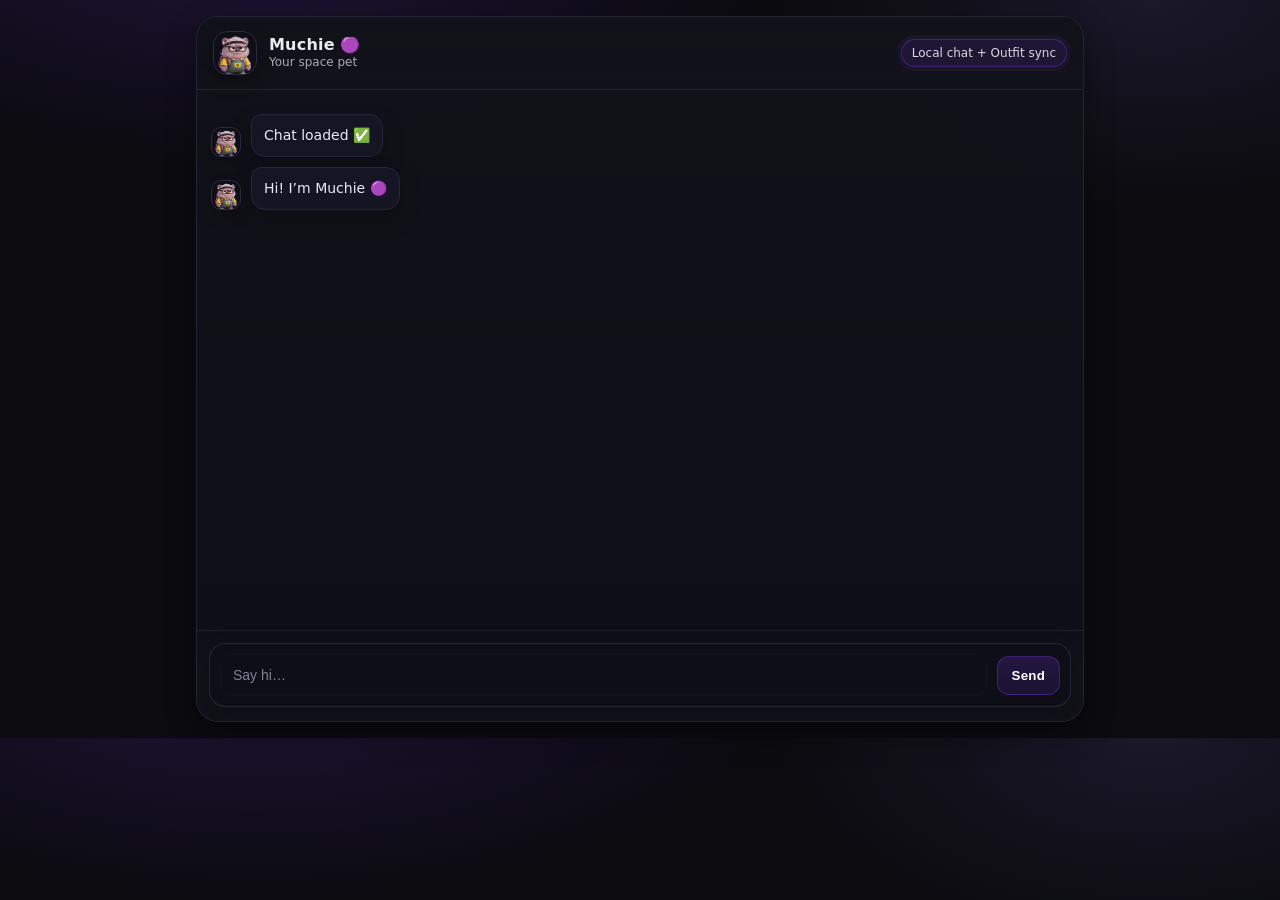
<file: things/muchie.html>
<!doctype html>
<html>
<head>
  <meta charset="utf-8" />
  <meta name="viewport" content="width=device-width,initial-scale=1" />
  <title>Muchie</title>
  <style>
    :root{
      --bg:#0b0b10;
      --panel:#12121a;
      --panel2:#0f0f18;
      --stroke:#242437;
      --stroke2:#2a2a40;

      --purple:#7c3aed;
      --purple2:#a78bfa;

      --me:#2a1f3a;
      --meStroke:#3a2a55;

      --ai:#151524;
      --aiStroke:#25253d;

      --text:#eaeaf2;
      --muted:#a9a9c0;

      --r-lg:18px;
      --r-md:14px;
      --shadow: 0 12px 30px rgba(0,0,0,.35);
    }

    *{box-sizing:border-box}
    body{
      margin:0;
      font-family:system-ui,-apple-system,Segoe UI,Roboto,Arial,sans-serif;
      background:
        radial-gradient(900px 400px at 20% -10%, rgba(124,58,237,.18), transparent 60%),
        radial-gradient(700px 380px at 90% 0%, rgba(167,139,250,.10), transparent 55%),
        var(--bg);
      color:var(--text);
    }

    .wrap{max-width:920px;margin:0 auto;padding:16px}

    /* App shell */
    .shell{
      border:1px solid var(--stroke);
      background:linear-gradient(180deg, rgba(18,18,26,.96), rgba(15,15,24,.92));
      border-radius:22px;
      overflow:hidden;
      box-shadow:var(--shadow);
      backdrop-filter: blur(10px);
    }

    /* Header */
    .top{
      position:sticky; top:0; z-index:5;
      display:flex; align-items:center; justify-content:space-between;
      gap:12px;
      padding:14px 16px;
      border-bottom:1px solid rgba(36,36,55,.9);
      background:
        linear-gradient(180deg, rgba(18,18,26,.96), rgba(18,18,26,.85));
      backdrop-filter: blur(10px);
    }

    .brand{
      display:flex; align-items:center; gap:12px; min-width:0;
    }

    .avatar{
      width:44px;height:44px;border-radius:14px;
      border:1px solid var(--stroke2);
      background:var(--panel2);
      object-fit:cover;
      box-shadow:0 6px 18px rgba(0,0,0,.35);
    }

    .titleWrap{display:flex; flex-direction:column; line-height:1.05; min-width:0;}
    .title{
      display:flex; align-items:center; gap:8px;
      font-weight:700;
      letter-spacing:.2px;
      font-size:16px;
      margin:0;
      white-space:nowrap;
      overflow:hidden;
      text-overflow:ellipsis;
    }
    .subtitle{
      margin:2px 0 0;
      color:var(--muted);
      font-size:12px;
      white-space:nowrap;
      overflow:hidden;
      text-overflow:ellipsis;
    }

    .badge{
      font-size:12px;
      color:rgba(234,234,242,.92);
      padding:6px 10px;
      border-radius:999px;
      border:1px solid rgba(124,58,237,.35);
      background:rgba(124,58,237,.12);
      box-shadow:0 0 0 4px rgba(124,58,237,.08);
      user-select:none;
      white-space:nowrap;
    }

    /* Log area */
    #log{
      padding:14px 14px 120px; /* space for composer */
      min-height:60vh;
      max-height:72vh;
      overflow:auto;
      scroll-behavior:smooth;
    }

    /* nice scrollbar */
    #log::-webkit-scrollbar{width:10px}
    #log::-webkit-scrollbar-thumb{
      background:rgba(167,139,250,.18);
      border:2px solid rgba(0,0,0,0);
      background-clip:padding-box;
      border-radius:999px;
    }

    /* Messages */
    .m{display:flex; gap:10px; align-items:flex-end; margin:10px 0}
    .me{justify-content:flex-end}
    .ai{justify-content:flex-start}

    .bubble{
      padding:11px 12px;
      border-radius:14px;
      max-width:min(72%, 560px);
      border:1px solid var(--aiStroke);
      background:
        linear-gradient(180deg, rgba(21,21,36,.95), rgba(21,21,36,.88));
      white-space:pre-wrap;
      line-height:1.35;
      font-size:14px;
      box-shadow:0 10px 22px rgba(0,0,0,.22);
    }

    .me .bubble{
      background:
        linear-gradient(180deg, rgba(42,31,58,.95), rgba(42,31,58,.86));
      border:1px solid var(--meStroke);
    }

    .msgAvatar{
      width:30px;height:30px;border-radius:10px;
      border:1px solid var(--stroke2);
      background:var(--panel2);
      object-fit:cover;
      flex:0 0 auto;
      box-shadow:0 6px 16px rgba(0,0,0,.22);
    }

    /* little tails */
    .ai .bubble{border-top-left-radius:10px}
    .me .bubble{border-top-right-radius:10px}

    /* Composer */
    .composer{
      position:sticky; bottom:0; z-index:5;
      padding:12px 12px 14px;
      border-top:1px solid rgba(36,36,55,.85);
      background:
        linear-gradient(180deg, rgba(18,18,26,.20), rgba(18,18,26,.96) 35%, rgba(18,18,26,.98));
      backdrop-filter: blur(10px);
    }

    form{
      display:flex;
      gap:10px;
      align-items:center;
      padding:10px;
      border-radius:16px;
      border:1px solid rgba(42,42,64,.9);
      background:rgba(15,15,24,.9);
      box-shadow:0 10px 25px rgba(0,0,0,.25);
    }

    input{
      flex:1;
      padding:12px 12px;
      border-radius:12px;
      border:1px solid rgba(42,42,64,.2);
      outline:none;
      background:transparent;
      color:#fff;
      font-size:14px;
      min-width:0;
    }
    input::placeholder{color:rgba(169,169,192,.75)}

    button{
      padding:11px 14px;
      border-radius:12px;
      border:1px solid rgba(124,58,237,.35);
      background:
        linear-gradient(180deg, rgba(124,58,237,.20), rgba(124,58,237,.12));
      color:#fff;
      font-weight:650;
      letter-spacing:.2px;
      cursor:pointer;
      transition:transform .08s ease, filter .15s ease, background .15s ease;
      white-space:nowrap;
    }
    button:hover{filter:brightness(1.08)}
    button:active{transform:translateY(1px)}
    button:disabled{opacity:.55; cursor:not-allowed}

    /* Typing shimmer */
    .typing{
      position:relative;
      overflow:hidden;
      color:rgba(234,234,242,.85);
    }
    .typing::after{
      content:"";
      position:absolute; inset:0;
      transform:translateX(-120%);
      background:linear-gradient(90deg, transparent, rgba(167,139,250,.12), transparent);
      animation:shimmer 1.1s infinite;
    }
    @keyframes shimmer{
      0%{transform:translateX(-120%)}
      100%{transform:translateX(120%)}
    }

    /* Mobile */
    @media (max-width:520px){
      .wrap{padding:10px}
      #log{max-height:72vh}
      .bubble{max-width:82%}
      .badge{display:none}
    }
  </style>
</head>

<body>
  <div class="wrap">
    <div class="shell">
      <div class="top">
        <div class="brand">
          <img id="muchieAvatar" class="avatar" src="images/muchie.png" alt="Muchie" />
          <div class="titleWrap">
            <h2 class="title">Muchie 🟣</h2>
            <div class="subtitle">Your space pet</div>
          </div>
        </div>
        <div class="badge">Local chat + Outfit sync</div>
      </div>

      <div id="log"></div>

      <div class="composer">
        <form id="f" autocomplete="off">
          <input id="t" placeholder="Say hi…" />
          <button type="submit">Send</button>
        </form>
      </div>
    </div>
  </div>

<script>
  const log = document.querySelector("#log");
  const input = document.querySelector("#t");
  const form = document.querySelector("#f");
  const btn = form.querySelector("button");

  console.log("Muchie chat loaded ✅");

  const CHAT_KEY = "purpz_muchie_chat_v1";

  const loadHistory = () => {
    try {
      const v = JSON.parse(localStorage.getItem(CHAT_KEY) || "[]");
      return Array.isArray(v) ? v : [];
    } catch {
      return [];
    }
  };
  const saveHistory = (arr) => localStorage.setItem(CHAT_KEY, JSON.stringify(arr));

  const TYCOON_KEY = "purpz_muchie_tycoon_v1";
  const avatarEl = document.querySelector("#muchieAvatar");

  const OUTFIT_TO_IMG = {
    base: "images/muchie.png",
    tech: "images/muchie_tech.png",
    galaxy: "images/muchie_galaxy.png",
    mechanic: "images/muchie_mechanic.png",
    cozy: "images/muchie_cozy.png",
  };
    
    function updateMessageAvatar(imgEl){
  const topAvatar = document.querySelector("#muchieAvatar");
  if (!topAvatar || !imgEl) return;
  imgEl.src = topAvatar.src;
}

function syncAllMessageAvatars(){
  document.querySelectorAll('#log img.msgAvatar[data-avatar="muchie"]')
    .forEach(updateMessageAvatar);
}

function updateMuchieAvatar(){
  let outfit = "base";

  try {
    const raw = localStorage.getItem(TYCOON_KEY);
    if (raw) {
      const tycoon = JSON.parse(raw);
      outfit = tycoon?.equippedOutfit || "base";
    }
  } catch {}

  const img = OUTFIT_TO_IMG[outfit] || OUTFIT_TO_IMG.base;

  if (avatarEl) {
    avatarEl.src = img;
    avatarEl.title = `Outfit: ${outfit}`;
  }

  // ✅ update all existing chat avatars too
  syncAllMessageAvatars();
}

  updateMuchieAvatar();

  window.addEventListener("storage", (e) => {
    if (e.key === TYCOON_KEY) updateMuchieAvatar();
  });

  let history = loadHistory();

  function add(role, text){
    const row = document.createElement("div");
    row.className = "m " + role;

    const bubble = document.createElement("div");
    bubble.className = "bubble";
    bubble.textContent = text;

    if (role === "ai") {
      const av = document.createElement("img");
      av.className = "msgAvatar";
      av.alt = "Muchie";
      av.dataset.avatar = "muchie";
updateMessageAvatar(av);
      row.appendChild(av);
      row.appendChild(bubble);
    } else {
      row.appendChild(bubble);
    }

    log.appendChild(row);
    log.scrollTop = log.scrollHeight;
    return row;
  }

  add("ai", "Chat loaded ✅");

  if (history.length) {
    for (const m of history) add(m.role === "user" ? "me" : "ai", m.content);
  } else {
    add("ai","Hi! I’m Muchie 🟣");
    history.push({ role:"assistant", content:"hmm.. is Big Lily here?" });
    saveHistory(history);
  }

  btn.addEventListener("click", (e) => {
    e.preventDefault();
    form.dispatchEvent(new Event("submit", { cancelable: true }));
  });

  form.addEventListener("submit", async (e)=>{
    e.preventDefault();

    const msg = (input.value || "").trim();
    console.log("Submit fired. msg=", msg);

    if(!msg) return;

    input.value = "";
    add("me", msg);

    history.push({ role:"user", content: msg });
    history = history.slice(-20);
    saveHistory(history);

    const typing = add("ai", "…typing");
    typing.querySelector?.(".bubble")?.classList?.add?.("typing"); // safe no-op
    // If querySelector doesn't exist (it does), this won't crash.

    let tycoon = null;
    try { tycoon = JSON.parse(localStorage.getItem("purpz_muchie_tycoon_v1") || "null"); }
    catch { tycoon = null; }

    try {
      const res = await fetch("https://purpz-muchie-proxy.vercel.app/api/muchie", {
        method:"POST",
        headers:{ "Content-Type":"application/json" },
        body: JSON.stringify({
          message: msg,
          history: history.slice(-12),
          tycoon
        })
      });

      const raw = await res.text();
      console.log("API status:", res.status, "raw:", raw.slice(0,200));

      let data;
      try { data = JSON.parse(raw); }
      catch {
        typing.textContent = "Server returned non-JSON: " + raw.slice(0,200);
        return;
      }

      if(!res.ok){
        typing.textContent = "Error: " + (data.error || "Request failed");
        return;
      }

      const reply = data.reply || "(no reply)";
      const bubble = typing.querySelector(".bubble");
if (bubble) {
  bubble.textContent = reply;
}

      history.push({ role:"assistant", content: reply });
      history = history.slice(-20);
      saveHistory(history);

    } catch (err) {
      console.error(err);
      typing.textContent = "Oops — I couldn’t connect. Try again.";
    }
  });
    function updateMessageAvatar(imgEl){
  const topAvatar = document.querySelector("#muchieAvatar");
  if (!topAvatar) return;
  imgEl.src = topAvatar.src;
}
</script>
</body>
</html>
</file>
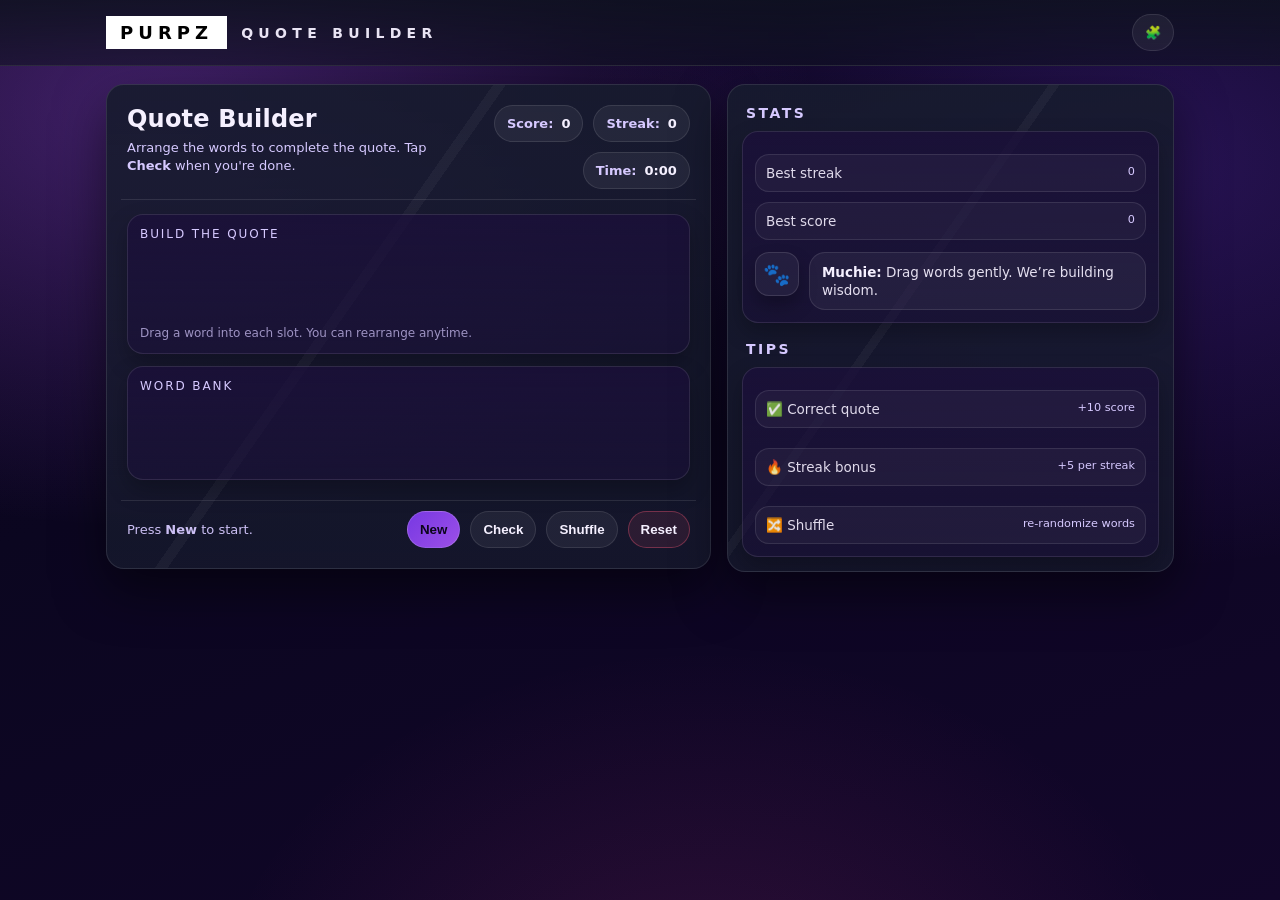
<file: things/quote-builder.html>
<!doctype html>
<html lang="en">
<head>
  <meta charset="utf-8" />
  <meta name="viewport" content="width=device-width,initial-scale=1" />
  <title>PURPZ • Quote Builder</title>
  <style>
    :root{
      --bg:#0b0620;
      --panel:#140b2e;
      --panel2:#1b0f3a;
      --ink:#f5f0ff;
      --muted:#d6c9ff;
      --line:rgba(255,255,255,.10);

      --accent:#a855f7;
      --accent2:#7c3aed;
      --accent3:#ec4899;

      --good:#58d6ff;
      --bad:#ff5b7a;

      --shadow: 0 20px 50px rgba(0,0,0,.50);
      --radius: 18px;
    }

    *{ box-sizing:border-box; }
    html, body{ overflow-x:hidden; }
    body{
      margin:0;
      font-family: system-ui, -apple-system, Segoe UI, Roboto, Helvetica, Arial, sans-serif;
      color:var(--ink);
      background:
        radial-gradient(1100px 700px at 12% 12%, rgba(168,85,247,.35), transparent 60%),
        radial-gradient(1000px 700px at 90% 18%, rgba(124,58,237,.25), transparent 58%),
        radial-gradient(900px 700px at 55% 115%, rgba(236,72,153,.14), transparent 55%),
        linear-gradient(160deg, #09031a, #0b0620 40%, #12062a);
      min-height:100vh;
    }

    header{
      position:sticky; top:0; z-index:20;
      backdrop-filter: blur(10px);
      background: linear-gradient(to bottom, rgba(15,18,32,.85), rgba(15,18,32,.55));
      border-bottom:1px solid var(--line);
    }
    .topbar{
      max-width:1100px;
      margin:0 auto;
      padding:14px 16px;
      display:flex;
      align-items:center;
      justify-content:space-between;
      gap:12px;
    }
    .brand{ display:flex; align-items:center; gap:14px; letter-spacing:.28em; text-transform:uppercase; }
    .brandTag{
      background:#fff; color:#000;
      padding:6px 14px;
      font-weight:900;
      font-size:18px;
      letter-spacing:.28em;
    }
    .brand small{
      color:var(--ink);
      font-weight:800;
      font-size:14px;
      letter-spacing:.38em;
      opacity:.95;
    }

    .wrap{
      max-width:1100px;
      margin:0 auto;
      padding:18px 16px 110px;
      display:grid;
      grid-template-columns: 1.15fr .85fr;
      gap:16px;
      align-items:start;
    }

    .panel{
      position:relative;
      background: linear-gradient(180deg, rgba(23,27,46,.92), rgba(23,27,46,.75));
      border: 1px solid var(--line);
      border-radius: var(--radius);
      box-shadow: var(--shadow);
      overflow:hidden;
    }
    .panel::before{
      content:"";
      position:absolute;
      inset:-40px -30px -40px -30px;
      background: linear-gradient(125deg, transparent 0 42%, rgba(255,255,255,.06) 42% 43.2%, transparent 43.2% 100%);
      pointer-events:none;
      opacity:.65;
    }
    .panelInner{ position:relative; padding:14px; }

    .gameHeader{
      display:flex;
      justify-content:space-between;
      align-items:flex-start;
      gap:12px;
      padding:6px 6px 10px;
      border-bottom:1px solid var(--line);
    }
    .titleBox h1{
      margin:0;
      font-size:24px;
      letter-spacing:.2px;
    }
    .meta{
      margin-top:6px;
      color:var(--muted);
      font-size:13px;
      line-height:1.35;
    }
    .hud{
      display:flex;
      gap:10px;
      flex-wrap:wrap;
      justify-content:flex-end;
      align-items:center;
    }
    .chip{
      display:flex;
      gap:8px;
      align-items:center;
      background:rgba(255,255,255,.06);
      border:1px solid var(--line);
      padding:10px 12px;
      border-radius:999px;
      color:var(--muted);
      font-weight:700;
      font-size:13px;
      white-space:nowrap;
    }
    .chip b{ color:var(--ink); }

    .stage{
      padding:14px 6px 8px;
      display:grid;
      gap:12px;
    }

    .slotArea, .wordBank{
      border:1px solid rgba(255,255,255,.10);
      background: linear-gradient(180deg, rgba(27,15,58,.78), rgba(27,15,58,.52));
      border-radius: 16px;
      padding:12px;
      box-shadow: 0 10px 22px rgba(0,0,0,.25);
    }
    .areaTitle{
      font-size:12px;
      letter-spacing:.16em;
      text-transform:uppercase;
      color:var(--muted);
      margin:0 0 10px;
    }

    .slots{
      display:flex;
      flex-wrap:wrap;
      gap:10px;
      min-height:64px;
      align-content:flex-start;
    }
    .slot{
      min-width:72px;
      height:40px;
      border-radius: 999px;
      border:1px dashed rgba(255,255,255,.18);
      background: rgba(255,255,255,.03);
      display:flex;
      align-items:center;
      justify-content:center;
      color: rgba(214,201,255,.70);
      font-weight:800;
      letter-spacing:.02em;
      padding: 0 14px;
      user-select:none;
    }
    .slot.filled{
      border-style: solid;
      border-color: rgba(168,85,247,.35);
      background: rgba(168,85,247,.10);
      color: rgba(245,240,255,.95);
    }
    .slot.correct{
      border-color: rgba(88,214,255,.55);
      background: rgba(88,214,255,.10);
    }
    .slot.wrong{
      border-color: rgba(255,91,122,.55);
      background: rgba(255,91,122,.10);
    }
    .slotHint{
      color: rgba(214,201,255,.70);
      font-size: 12px;
      margin-top: 10px;
      line-height: 1.35;
    }

    .words{
      display:flex;
      flex-wrap:wrap;
      gap:10px;
      min-height:64px;
      align-content:flex-start;
    }
    .word{
      border-radius:999px;
      border:1px solid rgba(255,255,255,.12);
      background: rgba(255,255,255,.06);
      padding:10px 12px;
      color: rgba(245,240,255,.92);
      font-weight:900;
      cursor:grab;
      user-select:none;
      transition: transform .12s ease, background .12s ease, border-color .12s ease;
      box-shadow: 0 10px 18px rgba(0,0,0,.18);
    }
    .word:hover{ background: rgba(255,255,255,.09); border-color: rgba(168,85,247,.35); transform: translateY(-1px); }
    .word:active{ cursor:grabbing; transform: scale(.99); }
    .word.dragging{ opacity:.5; }

    .controls{
      display:flex;
      gap:10px;
      flex-wrap:wrap;
      justify-content:space-between;
      align-items:center;
      padding:10px 6px 6px;
      border-top:1px solid var(--line);
      margin-top: 12px;
    }

    .btnRow{ display:flex; gap:10px; flex-wrap:wrap; align-items:center; }
    .btn{
      border:1px solid var(--line);
      background:rgba(255,255,255,.06);
      color:var(--ink);
      padding:10px 12px;
      border-radius:999px;
      cursor:pointer;
      transition:transform .12s ease, background .12s ease;
      user-select:none;
      font-weight:800;
    }
    .btn:hover{ background:rgba(255,255,255,.09); }
    .btn:active{ transform:scale(.98); }
    .btn.primary{
      background: linear-gradient(135deg, rgba(124,58,237,.95), rgba(168,85,247,.92));
      border-color: rgba(255,255,255,.16);
      color:#0b061a;
    }
    .btn.danger{
      background: rgba(255,91,122,.10);
      border-color: rgba(255,91,122,.35);
    }
    .hint{
      color:var(--muted);
      font-size:13px;
      line-height:1.35;
      opacity:.95;
    }

    /* Side panel */
    .side h2{
      margin:6px 4px 10px;
      font-size:14px;
      letter-spacing:.18em;
      text-transform:uppercase;
      color:var(--muted);
    }
    .card{
      border:1px solid rgba(255,255,255,.10);
      background: linear-gradient(180deg, rgba(27,15,58,.78), rgba(27,15,58,.52));
      border-radius: 16px;
      padding:12px;
      box-shadow: 0 10px 22px rgba(0,0,0,.25);
    }

    .progressRow{
      display:flex;
      justify-content:space-between;
      gap:10px;
      padding:10px 10px;
      border-radius: 14px;
      border:1px solid rgba(255,255,255,.10);
      background: rgba(255,255,255,.04);
      color: rgba(245,240,255,.90);
      font-size: 13.5px;
      margin-top: 10px;
    }
    .progressRow small{ color: var(--muted); }

    .muchieBubble{
      margin-top:12px;
      display:flex;
      gap:10px;
      align-items:flex-start;
    }
    .muchieIcon{
      width:44px; height:44px;
      border-radius: 14px;
      border:1px solid rgba(255,255,255,.12);
      background: rgba(255,255,255,.05);
      display:grid;
      place-items:center;
      font-size: 22px;
      box-shadow: 0 10px 18px rgba(0,0,0,.25);
      flex:0 0 auto;
    }
    .bubble{
      flex:1;
      padding:10px 12px;
      border-radius: 16px;
      border:1px solid rgba(255,255,255,.10);
      background: rgba(255,255,255,.05);
      color: rgba(245,240,255,.92);
      font-size: 13.5px;
      line-height: 1.35;
      min-height: 44px;
    }
    .bubble strong{ color: var(--ink); }

    @media (max-width: 980px){
      .wrap{ grid-template-columns: 1fr; }
    }
  </style>
</head>
<body>
<header>
  <div class="topbar">
    <div class="brand">
      <div class="brandTag">PURPZ</div>
      <small>Quote Builder</small>
    </div>
    <div class="chip" title="How to play">
      <span aria-hidden="true">🧩</span>
    </div>
  </div>
</header>

<main class="wrap">
  <!-- Game panel -->
  <section class="panel">
    <div class="panelInner">
      <div class="gameHeader">
        <div class="titleBox">
          <h1>Quote Builder</h1>
          <div class="meta">
            Arrange the words to complete the quote. Tap <b>Check</b> when you're done.
          </div>
        </div>
        <div class="hud">
          <div class="chip">Score: <b id="score">0</b></div>
          <div class="chip">Streak: <b id="streak">0</b></div>
          <div class="chip">Time: <b id="time">0:00</b></div>
        </div>
      </div>

      <div class="stage">
        <div class="slotArea">
          <div class="areaTitle">Build the quote</div>
          <div class="slots" id="slots"></div>
          <div class="slotHint" id="slotHint">Drag a word into each slot. You can rearrange anytime.</div>
        </div>

        <div class="wordBank">
          <div class="areaTitle">Word bank</div>
          <div class="words" id="words"></div>
        </div>
      </div>

      <div class="controls">
        <div class="hint" id="statusHint">Press <b>New</b> to start.</div>
        <div class="btnRow">
          <button class="btn primary" id="newBtn">New</button>
          <button class="btn" id="checkBtn" disabled>Check</button>
          <button class="btn" id="shuffleBtn" disabled>Shuffle</button>
          <button class="btn danger" id="resetBtn">Reset</button>
        </div>
      </div>
    </div>
  </section>

  <!-- Side panel -->
  <aside class="panel side">
    <div class="panelInner">
      <h2>Stats</h2>
      <div class="card">
        <div class="progressRow"><span>Best streak</span><small id="bestStreak">0</small></div>
        <div class="progressRow"><span>Best score</span><small id="bestScore">0</small></div>

        <div class="muchieBubble">
          <div class="muchieIcon" aria-hidden="true">🐾</div>
          <div class="bubble" id="muchieText">
            <strong>Muchie:</strong> Drag words gently. We’re building wisdom.
          </div>
        </div>
      </div>

      <div style="height:12px"></div>

      <h2>Tips</h2>
      <div class="card" style="display:grid; gap:10px;">
        <div class="progressRow"><span>✅ Correct quote</span><small>+10 score</small></div>
        <div class="progressRow"><span>🔥 Streak bonus</span><small>+5 per streak</small></div>
        <div class="progressRow"><span>🔀 Shuffle</span><small>re-randomize words</small></div>
      </div>
    </div>
  </aside>
</main>

<script>
(() => {
  // ---------- Helpers ----------
  const $ = (sel) => document.querySelector(sel);
  const escapeHtml = (s) => (s||"")
    .replaceAll("&","&amp;").replaceAll("<","&lt;").replaceAll(">","&gt;")
    .replaceAll('"',"&quot;").replaceAll("'","&#039;");

  // ---------- Quotes ----------
  // Add your own here (array of words used for checking)
  const QUOTES = [
    "small wins stack up",
    "one step at a time",
    "done is better than perfect",
    "start messy then improve",
    "progress over perfection",
    "you can do hard things",
    "focus first then relax",
    "rest is part of growth",
    "show up even if it is small",
  ];

  // ---------- Muchie lines ----------
  const muchieLines = {
    start: [
      "New quote! Gentle brain warm-up time 🐾",
      "Okay big sibling… build it slowly.",
      "No rush. We’re making wisdom today."
    ],
    correct: [
      "YESSS! That’s correct. Muchie is proud!",
      "Perfect order! Big brain energy detected.",
      "Nice! You nailed it!"
    ],
    wrong: [
      "Close! Try swapping a couple of words.",
      "Not yet— but you’re getting there!",
      "Muchie says: breathe, then rearrange."
    ],
    streak: [
      "Streak mode?! Big sibling is cooking 🔥",
      "WOAH streak! Keep going!",
      "Muchie is cheering quietly… but intensely."
    ],
    reset: [
      "Reset done. Fresh start, no pressure.",
      "Okay reset. We go again gently."
    ]
  };

  function sayMuchie(kind){
    const el = $("#muchieText");
    const arr = muchieLines[kind] || ["..."];
    const msg = arr[Math.floor(Math.random()*arr.length)];
    el.innerHTML = `<strong>Muchie:</strong> ${escapeHtml(msg)}`;
  }

  // ---------- DOM ----------
  const slotsEl = $("#slots");
  const wordsEl = $("#words");

  const newBtn = $("#newBtn");
  const checkBtn = $("#checkBtn");
  const shuffleBtn = $("#shuffleBtn");
  const resetBtn = $("#resetBtn");

  const statusHint = $("#statusHint");

  const scoreEl = $("#score");
  const streakEl = $("#streak");
  const timeEl = $("#time");

  const bestStreakEl = $("#bestStreak");
  const bestScoreEl = $("#bestScore");

  // ---------- Storage ----------
  const KEY = "purpz_quote_builder_v1";
  function loadStats(){
    try{
      const raw = localStorage.getItem(KEY);
      const obj = raw ? JSON.parse(raw) : {};
      return {
        bestScore: Number(obj.bestScore || 0),
        bestStreak: Number(obj.bestStreak || 0)
      };
    }catch{
      return { bestScore: 0, bestStreak: 0 };
    }
  }
  function saveStats(stats){
    localStorage.setItem(KEY, JSON.stringify(stats));
  }
  let stats = loadStats();

  // ---------- State ----------
  const state = {
    running: false,
    activeQuote: "",
    activeWords: [],
    moves: 0,
    score: 0,
    streak: 0,
    startAt: 0,
    timerId: null,
    draggingWordId: null
  };

  function shuffle(arr){
    const a = arr.slice();
    for(let i=a.length-1;i>0;i--){
      const j = Math.floor(Math.random()*(i+1));
      [a[i],a[j]] = [a[j],a[i]];
    }
    return a;
  }

  function formatTime(sec){
    const m = Math.floor(sec/60);
    const s = sec%60;
    return `${m}:${String(s).padStart(2,"0")}`;
  }

  function startTimer(){
    stopTimer();
    state.startAt = Date.now();
    state.timerId = setInterval(() => {
      if(!state.running) return;
      const sec = Math.floor((Date.now() - state.startAt)/1000);
      timeEl.textContent = formatTime(sec);
    }, 250);
  }

  function stopTimer(){
    if(state.timerId){
      clearInterval(state.timerId);
      state.timerId = null;
    }
  }

  function setHUD(){
    scoreEl.textContent = String(state.score);
    streakEl.textContent = String(state.streak);
    bestScoreEl.textContent = String(stats.bestScore);
    bestStreakEl.textContent = String(stats.bestStreak);
  }

  // ---------- Drag & Drop ----------
  function makeWordEl(word, id){
    const el = document.createElement("div");
    el.className = "word";
    el.textContent = word;
    el.draggable = true;
    el.dataset.wordId = id;
    el.dataset.word = word;

    el.addEventListener("dragstart", () => {
      el.classList.add("dragging");
      state.draggingWordId = id;
    });
    el.addEventListener("dragend", () => {
      el.classList.remove("dragging");
      state.draggingWordId = null;
    });

    // mobile tap: place to first empty slot
    el.addEventListener("click", () => {
      if(!state.running) return;
      const firstEmpty = [...slotsEl.querySelectorAll(".slot")].find(s => !s.dataset.word);
      if(firstEmpty) placeWordIntoSlot(el, firstEmpty);
    });

    return el;
  }

  function makeSlotEl(index){
    const el = document.createElement("div");
    el.className = "slot";
    el.textContent = "—";
    el.dataset.index = String(index);

    el.addEventListener("dragover", (e) => {
      if(!state.running) return;
      e.preventDefault();
    });

    el.addEventListener("drop", (e) => {
      if(!state.running) return;
      e.preventDefault();
      const id = state.draggingWordId;
      if(!id) return;
      const wEl = wordsEl.querySelector(`.word[data-word-id="${CSS.escape(id)}"]`);
      if(!wEl) return;
      placeWordIntoSlot(wEl, el);
    });

    // click slot to remove its word back to bank
    el.addEventListener("click", () => {
      if(!state.running) return;
      if(!el.dataset.wordId) return;
      returnWordToBank(el);
    });

    return el;
  }

  function placeWordIntoSlot(wordEl, slotEl){
    if(slotEl.dataset.wordId){
      // swap: put slot word back to bank
      returnWordToBank(slotEl);
    }

    slotEl.classList.add("filled");
    slotEl.textContent = wordEl.dataset.word;
    slotEl.dataset.word = wordEl.dataset.word;
    slotEl.dataset.wordId = wordEl.dataset.wordId;

    // hide from bank
    wordEl.style.display = "none";

    clearSlotColors();
    updateButtons();
  }

  function returnWordToBank(slotEl){
    const id = slotEl.dataset.wordId;
    if(!id) return;

    const wordEl = wordsEl.querySelector(`.word[data-word-id="${CSS.escape(id)}"]`);
    if(wordEl){
      wordEl.style.display = "";
    }

    slotEl.classList.remove("filled","correct","wrong");
    slotEl.textContent = "—";
    delete slotEl.dataset.word;
    delete slotEl.dataset.wordId;

    clearSlotColors();
    updateButtons();
  }

  function clearSlotColors(){
    slotsEl.querySelectorAll(".slot").forEach(s => {
      s.classList.remove("correct","wrong");
    });
  }

  function getBuiltWords(){
    const slots = [...slotsEl.querySelectorAll(".slot")];
    return slots.map(s => s.dataset.word || "");
  }

  function allSlotsFilled(){
    const slots = [...slotsEl.querySelectorAll(".slot")];
    return slots.every(s => !!s.dataset.word);
  }

  function updateButtons(){
    checkBtn.disabled = !state.running || !allSlotsFilled();
    shuffleBtn.disabled = !state.running;
  }

  // ---------- Game flow ----------
  function newRound(){
    state.running = true;
    clearSlotColors();

    // pick quote
    state.activeQuote = QUOTES[Math.floor(Math.random()*QUOTES.length)];
    const words = state.activeQuote.split(" ").filter(Boolean);

    // create bank with stable ids
    const bank = shuffle(words).map((w, i) => ({ word:w, id:`w-${Date.now()}-${i}-${Math.random().toString(16).slice(2)}` }));
    state.activeWords = bank;

    // render slots
    slotsEl.innerHTML = "";
    wordsEl.innerHTML = "";
    words.forEach((_, idx) => slotsEl.appendChild(makeSlotEl(idx)));

    // render bank
    bank.forEach(item => wordsEl.appendChild(makeWordEl(item.word, item.id)));

    // reset timer
    timeEl.textContent = "0:00";
    startTimer();

    statusHint.textContent = "Arrange the words. Tip: tap a word to auto-place (mobile).";
    sayMuchie("start");

    updateButtons();
    setHUD();
  }

  function checkAnswer(){
    if(!state.running) return;
    if(!allSlotsFilled()) return;

    const built = getBuiltWords();
    const correct = state.activeQuote.split(" ");

    let ok = true;
    for(let i=0;i<correct.length;i++){
      if(built[i] !== correct[i]) ok = false;
    }

    // color feedback
    const slots = [...slotsEl.querySelectorAll(".slot")];
    for(let i=0;i<slots.length;i++){
      if(built[i] === correct[i]) slots[i].classList.add("correct");
      else slots[i].classList.add("wrong");
    }

    if(ok){
      state.score += 10 + (state.streak * 5);
      state.streak += 1;

      if(state.streak > stats.bestStreak) stats.bestStreak = state.streak;
      if(state.score > stats.bestScore) stats.bestScore = state.score;
      saveStats(stats);

      statusHint.innerHTML = `Correct! 🎉 Press <b>New</b> for another quote.`;
      sayMuchie(state.streak >= 3 ? "streak" : "correct");

      // end round
      state.running = false;
      stopTimer();

      checkBtn.disabled = true;
      shuffleBtn.disabled = true;
      setHUD();
    }else{
      // wrong -> streak resets
      state.streak = 0;
      statusHint.textContent = "Not yet — try swapping the red ones.";
      sayMuchie("wrong");
      setHUD();
    }
  }

  function shuffleBank(){
    if(!state.running) return;

    // return all filled words back to bank
    [...slotsEl.querySelectorAll(".slot")].forEach(s => {
      if(s.dataset.wordId) returnWordToBank(s);
    });

    // shuffle bank order
    const words = [...wordsEl.querySelectorAll(".word")];
    const shuffled = shuffle(words);
    wordsEl.innerHTML = "";
    shuffled.forEach(w => wordsEl.appendChild(w));

    statusHint.textContent = "Shuffled. Fresh eyes, fresh mind.";
    sayMuchie("start");
  }

  function resetAll(){
    const ok = confirm("Reset score + best stats?");
    if(!ok) return;

    localStorage.removeItem(KEY);
    stats = loadStats();

    state.running = false;
    stopTimer();

    state.score = 0;
    state.streak = 0;
    scoreEl.textContent = "0";
    streakEl.textContent = "0";
    timeEl.textContent = "0:00";

    slotsEl.innerHTML = "";
    wordsEl.innerHTML = "";

    statusHint.innerHTML = `Reset done. Press <b>New</b> to start.`;
    sayMuchie("reset");

    updateButtons();
    setHUD();
  }

  // ---------- Events ----------
  newBtn.addEventListener("click", newRound);
  checkBtn.addEventListener("click", checkAnswer);
  shuffleBtn.addEventListener("click", shuffleBank);
  resetBtn.addEventListener("click", resetAll);

  // keyboard helpers
  window.addEventListener("keydown", (e) => {
    if(e.key === "Enter" && !checkBtn.disabled) checkAnswer();
    if(e.key.toLowerCase() === "n") newRound();
    if(e.key.toLowerCase() === "s" && !shuffleBtn.disabled) shuffleBank();
  });

  // ---------- Init ----------
  setHUD();
  updateButtons();
})();
</script>
</body>
</html>
</file>
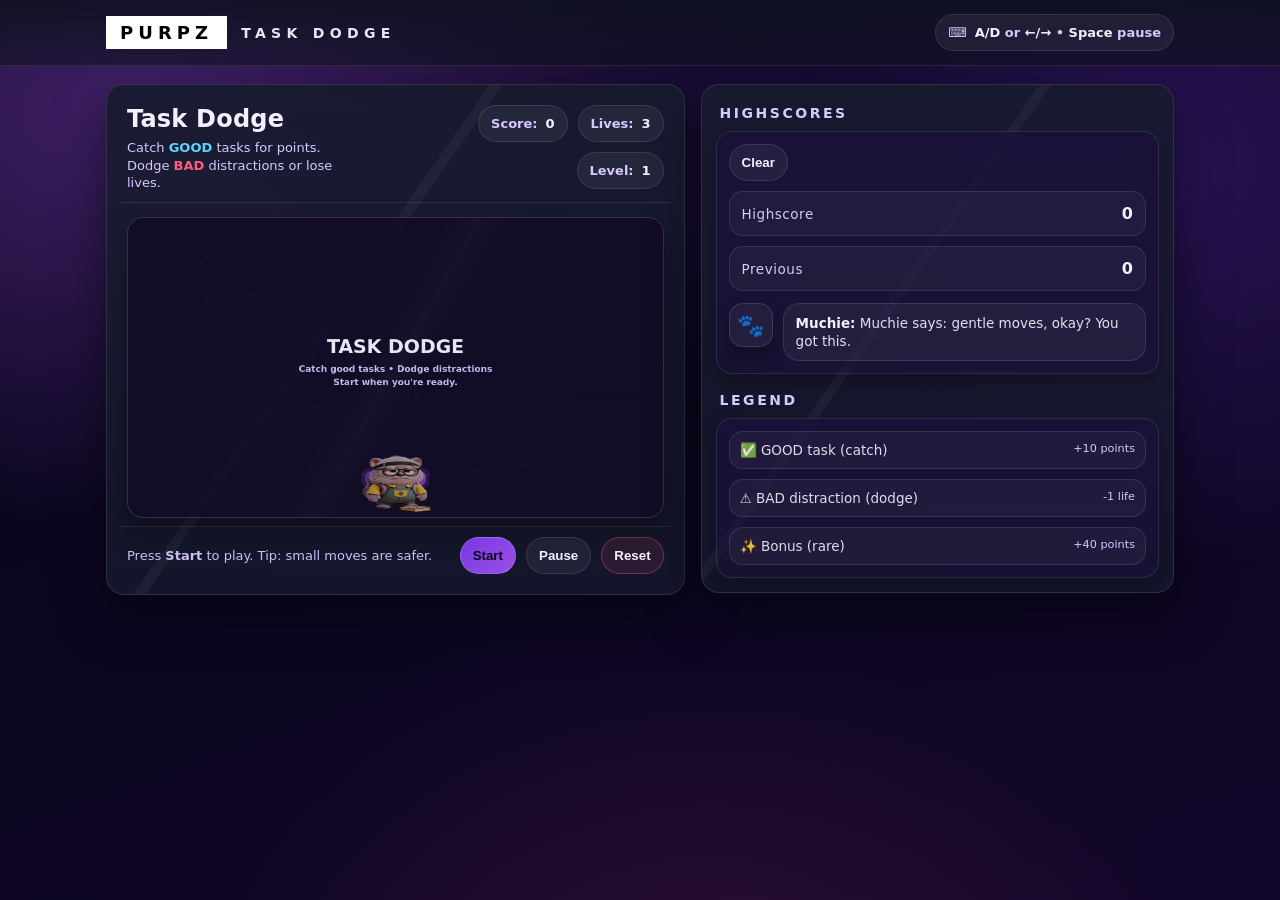
<file: things/task-dodge.html>
<!doctype html>
<html lang="en">
<head>
  <meta charset="utf-8" />
  <meta name="viewport" content="width=device-width,initial-scale=1" />
  <title>PURPZ • Task Dodge</title>
  <style>
    :root{
      --bg:#0b0620;
      --panel:#140b2e;
      --panel2:#1b0f3a;
      --ink:#f5f0ff;
      --muted:#d6c9ff;
      --line:rgba(255,255,255,.10);

      --accent:#a855f7;
      --accent2:#7c3aed;
      --accent3:#ec4899;

      --good:#58d6ff;
      --bad:#ff5b7a;

      --shadow: 0 20px 50px rgba(0,0,0,.50);
      --radius: 18px;
    }

    *{ box-sizing:border-box; }
    body{
      margin:0;
      font-family: system-ui, -apple-system, Segoe UI, Roboto, Helvetica, Arial, sans-serif;
      color:var(--ink);
      background:
        radial-gradient(1100px 700px at 12% 12%, rgba(168,85,247,.35), transparent 60%),
        radial-gradient(1000px 700px at 90% 18%, rgba(124,58,237,.25), transparent 58%),
        radial-gradient(900px 700px at 55% 115%, rgba(236,72,153,.14), transparent 55%),
        linear-gradient(160deg, #09031a, #0b0620 40%, #12062a);
      min-height:100vh;
      overflow-x:hidden;
    }

    header{
      position:sticky; top:0; z-index:20;
      backdrop-filter: blur(10px);
      background: linear-gradient(to bottom, rgba(15,18,32,.85), rgba(15,18,32,.55));
      border-bottom:1px solid var(--line);
    }
    .topbar{
      max-width:1100px;
      margin:0 auto;
      padding:14px 16px;
      display:flex;
      align-items:center;
      justify-content:space-between;
      gap:12px;
    }
    .brand{
      display:flex; align-items:center; gap:14px;
      letter-spacing:.28em; text-transform:uppercase;
    }
    .brandTag{
      background:#fff; color:#000;
      padding:6px 14px;
      font-weight:900;
      font-size:18px;
      letter-spacing:.28em;
    }
    .brand small{
      color:var(--ink);
      font-weight:800;
      font-size:14px;
      letter-spacing:.38em;
      opacity:.95;
    }

    .wrap{
      max-width:1100px;
      margin:0 auto;
      padding:18px 16px 110px;
      display:grid;
      grid-template-columns: 1.1fr .9fr;
      gap:16px;
      align-items:start;
    }

    .panel{
      position:relative;
      background: linear-gradient(180deg, rgba(23,27,46,.92), rgba(23,27,46,.75));
      border: 1px solid var(--line);
      border-radius: var(--radius);
      box-shadow: var(--shadow);
      overflow:hidden;
    }
    .panel::before{
      content:"";
      position:absolute;
      inset:-40px -30px -40px -30px;
      background: linear-gradient(125deg, transparent 0 42%, rgba(255,255,255,.06) 42% 43.2%, transparent 43.2% 100%);
      pointer-events:none;
      opacity:.7;
    }
    .panelInner{ position:relative; padding:14px; }

    .gameHeader{
      display:flex;
      justify-content:space-between;
      align-items:flex-start;
      gap:12px;
      padding:6px 6px 10px;
      border-bottom:1px solid var(--line);
    }
    .titleBox h1{
      margin:0;
      font-size:24px;
      letter-spacing:.2px;
    }
    .meta{
      margin-top:6px;
      color:var(--muted);
      font-size:13px;
      line-height:1.35;
    }
    .hud{
      display:flex;
      gap:10px;
      flex-wrap:wrap;
      justify-content:flex-end;
      align-items:center;
    }
    .chip{
      display:flex;
      gap:8px;
      align-items:center;
      background:rgba(255,255,255,.06);
      border:1px solid var(--line);
      padding:10px 12px;
      border-radius:999px;
      color:var(--muted);
      font-weight:700;
      font-size:13px;
      white-space:nowrap;
    }
    .chip b{ color:var(--ink); }

    .canvasWrap{
      padding:14px 6px 8px;
      display:flex;
      justify-content:center;
    }
    canvas{
      width:min(640px, 100%);
      aspect-ratio: 16/9;
      border-radius: 16px;
      border:1px solid rgba(255,255,255,.12);
      background: linear-gradient(180deg, rgba(27,15,58,.78), rgba(27,15,58,.52));
      box-shadow: 0 12px 26px rgba(0,0,0,.35);
      display:block;
    }

    .controls{
      display:flex;
      gap:10px;
      flex-wrap:wrap;
      justify-content:space-between;
      align-items:center;
      padding:10px 6px 6px;
      border-top:1px solid var(--line);
    }

    .btnRow{ display:flex; gap:10px; flex-wrap:wrap; align-items:center; }
    .btn{
      border:1px solid var(--line);
      background:rgba(255,255,255,.06);
      color:var(--ink);
      padding:10px 12px;
      border-radius:999px;
      cursor:pointer;
      transition:transform .12s ease, background .12s ease, filter .12s ease;
      user-select:none;
      font-weight:700;
    }
    .btn:hover{ background:rgba(255,255,255,.09); }
    .btn:active{ transform:scale(.98); }

    .btn.primary{
      background: linear-gradient(135deg, rgba(124,58,237,.95), rgba(168,85,247,.92));
      border-color: rgba(255,255,255,.16);
      color:#0b061a;
    }
    .btn.danger{
      background: rgba(255,91,122,.10);
      border-color: rgba(255,91,122,.35);
    }

    .hint{
      color:var(--muted);
      font-size:13px;
      line-height:1.35;
      opacity:.95;
    }

    /* Right panel */
    .side h2{
      margin:6px 4px 10px;
      font-size:14px;
      letter-spacing:.18em;
      text-transform:uppercase;
      color:var(--muted);
    }

    .card{
      border:1px solid rgba(255,255,255,.10);
      background: linear-gradient(180deg, rgba(27,15,58,.78), rgba(27,15,58,.52));
      border-radius: 16px;
      padding:12px;
      box-shadow: 0 10px 22px rgba(0,0,0,.25);
    }

    .formRow{
      display:flex;
      gap:10px;
      align-items:center;
      flex-wrap:wrap;
    }

    input[type="text"]{
      flex:1;
      min-width: 160px;
      border-radius: 999px;
      border: 1px solid rgba(255,255,255,.12);
      background: rgba(255,255,255,.05);
      color: var(--ink);
      padding: 11px 12px;
      outline:none;
      font-size: 14px;
    }
    input::placeholder{ color: rgba(214,201,255,.80); }

    .scoreList{
      margin: 10px 0 0;
      padding:0;
      list-style:none;
      display:flex;
      flex-direction:column;
      gap:8px;
    }
    .scoreItem{
      display:flex;
      justify-content:space-between;
      gap:10px;
      padding:10px 10px;
      border-radius: 14px;
      border:1px solid rgba(255,255,255,.10);
      background: rgba(255,255,255,.04);
      color: rgba(245,240,255,.90);
      font-size: 13.5px;
    }
    .scoreItem small{ color: var(--muted); }

    /* Muchie bubble */
    .muchieBubble{
      margin-top:12px;
      display:flex;
      gap:10px;
      align-items:flex-start;
    }
    .muchieIcon{
      width:44px; height:44px;
      border-radius: 14px;
      border:1px solid rgba(255,255,255,.12);
      background: rgba(255,255,255,.05);
      display:grid;
      place-items:center;
      font-size: 22px;
      box-shadow: 0 10px 18px rgba(0,0,0,.25);
      flex:0 0 auto;
    }
    .bubble{
      flex:1;
      padding:10px 12px;
      border-radius: 16px;
      border:1px solid rgba(255,255,255,.10);
      background: rgba(255,255,255,.05);
      color: rgba(245,240,255,.92);
      font-size: 13.5px;
      line-height: 1.35;
      min-height: 44px;
    }
    .bubble strong{ color: var(--ink); }

    /* Mobile */
    @media (max-width: 980px){
      .wrap{ grid-template-columns: 1fr; }
    }

    /* Prevent sideways scroll from pseudo elements */
    html, body { overflow-x:hidden; }
      .scoreBoard{
  margin-top: 10px;
  display: grid;
  gap: 10px;
}

.scoreRow{
  display:flex;
  justify-content:space-between;
  align-items:center;
  padding: 12px 12px;
  border-radius: 14px;
  border:1px solid rgba(255,255,255,.10);
  background: rgba(255,255,255,.04);
  color: rgba(245,240,255,.92);
  font-size: 13.5px;
}

.scoreRow span{
  color: var(--muted);
  letter-spacing: .04em;
}

.scoreRow b{
  font-size: 16px;
  color: var(--ink);
}
  </style>
</head>

<body>
<header>
  <div class="topbar">
    <div class="brand">
      <div class="brandTag">PURPZ</div>
      <small>Task Dodge</small>
    </div>
    <div class="chip" title="Controls">
      <span aria-hidden="true">⌨</span>
      <span><b>A/D</b> or <b>←/→</b> • <b>Space</b> pause</span>
    </div>
  </div>
</header>

<main class="wrap">
  <!-- Game panel -->
  <section class="panel">
    <div class="panelInner">
      <div class="gameHeader">
        <div class="titleBox">
          <h1>Task Dodge</h1>
          <div class="meta">
            Catch <b style="color:var(--good)">GOOD</b> tasks for points.<br/>
            Dodge <b style="color:var(--bad)">BAD</b> distractions or lose lives.
          </div>
        </div>
        <div class="hud">
          <div class="chip">Score: <b id="score">0</b></div>
          <div class="chip">Lives: <b id="lives">3</b></div>
          <div class="chip">Level: <b id="level">1</b></div>
        </div>
      </div>

      <div class="canvasWrap">
        <canvas id="game" width="960" height="540" aria-label="Task Dodge canvas"></canvas>
      </div>

      <div class="controls">
        <div class="hint" id="statusHint">Press <b>Start</b> to play. Tip: small moves are safer.</div>
        <div class="btnRow">
          <button class="btn primary" id="startBtn">Start</button>
          <button class="btn" id="pauseBtn" disabled>Pause</button>
          <button class="btn danger" id="resetBtn">Reset</button>
        </div>
      </div>
    </div>
  </section>

  <!-- Side panel -->
  <aside class="panel side">
    <div class="panelInner">
      <h2>Highscores</h2>
      <div class="card">
        <div class="formRow">
          <button class="btn" id="clearScoresBtn" title="Clear highscores">Clear</button>
        </div>
        <div class="scoreBoard">
  <div class="scoreRow">
    <span>Highscore</span>
    <b id="highScoreVal">0</b>
  </div>
  <div class="scoreRow">
    <span>Previous</span>
    <b id="prevScoreVal">0</b>
  </div>
</div>

        <div class="muchieBubble">
          <div class="muchieIcon" aria-hidden="true">🐾</div>
          <div class="bubble" id="muchieText">
            <strong>Muchie:</strong> Ready when you are, big sibling.
          </div>
        </div>
      </div>

      <div style="height:12px"></div>

      <h2>Legend</h2>
      <div class="card" style="display:grid; gap:10px;">
        <div class="scoreItem">
          <span>✅ GOOD task (catch)</span>
          <small>+10 points</small>
        </div>
        <div class="scoreItem">
          <span>⚠ BAD distraction (dodge)</span>
          <small>-1 life</small>
        </div>
        <div class="scoreItem">
          <span>✨ Bonus (rare)</span>
          <small>+40 points</small>
        </div>
      </div>
    </div>
  </aside>
</main>

<script>
(() => {
  // =========================
  // PURPZ • Task Dodge (Canvas)
  // Highscore + Previous only
  // Player label replaced with Muchie image
  // =========================

  // ---- Image (Muchie) ----
// ---- Image (Muchie) synced from Tycoon ----
const TYCOON_KEY = "purpz_muchie_tycoon_v1";

const OUTFIT_IMG = {
  base: "images/muchie.png",
  tech: "images/muchie_tech.png",
  galaxy: "images/muchie_galaxy.png",
  mechanic: "images/muchie_mechanic.png",
  cozy: "images/muchie_cozy.png"
};

const muchieImg = new Image();

function syncMuchieImage(){
  let eq = "base";
  try{
    const raw = localStorage.getItem(TYCOON_KEY);
    const t = raw ? JSON.parse(raw) : null;
    eq = (t && t.equippedOutfit) ? t.equippedOutfit : "base";
  }catch{}

  muchieImg.src = OUTFIT_IMG[eq] || OUTFIT_IMG.base;
}

syncMuchieImage();
muchieImg.onload = () => draw();
window.addEventListener("storage", (e) => {
  if(e.key === TYCOON_KEY){
    syncMuchieImage();
  }
});

  // ---- DOM ----
  const canvas = document.getElementById("game");
  const ctx = canvas.getContext("2d");

  const scoreEl = document.getElementById("score");
  const livesEl = document.getElementById("lives");
  const levelEl = document.getElementById("level");
  const statusHint = document.getElementById("statusHint");

  const startBtn = document.getElementById("startBtn");
  const pauseBtn = document.getElementById("pauseBtn");
  const resetBtn = document.getElementById("resetBtn");

  const clearScoresBtn = document.getElementById("clearScoresBtn");
  const muchieTextEl = document.getElementById("muchieText");

  // NEW scoreboard elements (must exist in HTML)
  const highScoreVal = document.getElementById("highScoreVal");
  const prevScoreVal = document.getElementById("prevScoreVal");

  // If image loads after first draw, redraw so it appears
  muchieImg.onload = () => draw();
  muchieImg.onerror = () => console.log("Muchie image not found:", muchieImg.src);

  // ----- Muchie lines -----
  const muchieLines = {
    start: [
      "Muchie says: gentle moves, okay? You got this.",
      "Okay big sibling — focus mode ON. 🐾",
      "One task at a time. Muchie is watching your back."
    ],
    good: [
      "Nice catch! lilyyy!",
      "Yay! Small wins, big sibling!",
      "Muchie is proud, Lily! Keep going!"
    ],
    bad: [
      "Oop— it’s okay. Reset your focus, you can recover!",
      "No panic. One mistake doesn’t cancel progress.",
      "Muchie: breathe… then dodge again!"
    ],
    level: [
      "Level up! That means you’re locked in!",
      "Productivity aura detected. ✨",
      "Muchie says: you’re getting faster!"
    ],
    gameover: [
      "buangz… but hey, you showed up. yeheyyy!",
      "We try again? Muchie is still here.",
      "It’s okay to restart. Lily always does that."
    ],
    milestone: [
      "100+ points! Big sibling is cooking!",
      "200+ points?! Whoa… main character energy.",
      "300+ points… Muchie is SHOOK. 🐾"
    ],
    newHigh: [
      "NEW HIGHSCORE?! Big sibling is built different 🐾✨",
      "WOAH— highscore unlocked! Muchie is screaming internally.",
      "Best run so far! Keep that energy!"
    ]
  };

  function escapeHtml(s) {
    return (s || "")
      .replaceAll("&", "&amp;")
      .replaceAll("<", "&lt;")
      .replaceAll(">", "&gt;")
      .replaceAll('"', "&quot;")
      .replaceAll("'", "&#039;");
  }

  function sayMuchie(kind) {
    const arr = muchieLines[kind] || ["..."];
    const msg = arr[Math.floor(Math.random() * arr.length)];
    muchieTextEl.innerHTML = `<strong>Muchie:</strong> ${escapeHtml(msg)}`;
  }

  // ----- Highscore + Previous (localStorage) -----
  const HS_KEY = "purpz_task_dodge_highscore_v1";
  const PREV_KEY = "purpz_task_dodge_prevscore_v1";

  function renderScores() {
    const hs = Number(localStorage.getItem(HS_KEY) || 0);
    const prev = Number(localStorage.getItem(PREV_KEY) || 0);
    if (highScoreVal) highScoreVal.textContent = hs;
    if (prevScoreVal) prevScoreVal.textContent = prev;
  }

  function submitScore(finalScore) {
    const hs = Number(localStorage.getItem(HS_KEY) || 0);

    localStorage.setItem(PREV_KEY, String(finalScore));

    if (finalScore > hs) {
      localStorage.setItem(HS_KEY, String(finalScore));
      sayMuchie("newHigh");
    }
    renderScores();
  }

  if (clearScoresBtn) {
    clearScoresBtn.addEventListener("click", () => {
      const ok = confirm("Clear highscore and previous score?");
      if (!ok) return;
      localStorage.removeItem(HS_KEY);
      localStorage.removeItem(PREV_KEY);
      renderScores();
      sayMuchie("start");
    });
  }

  // ----- Game state -----
  const state = {
    running: false,
    paused: false,
    score: 0,
    lives: 3,
    level: 1,
    lastTime: 0,
    spawnTimer: 0,
    spawnEvery: 750, // ms
    speed: 220,      // base fall speed px/sec
    milestoneMark: 0
  };

  const player = {
    x: canvas.width / 2,
    y: canvas.height - 70,
    w: 110,
    h: 26,
    vx: 0,
    maxSpeed: 520
  };

  const items = []; // {x,y,r,type,vy,label}
  const goodLabels = ["✅ Kopiii", "✅ Smeeep", "✅ Study", "✅ Smilee", "✅ Karyokaa", "✅ Rest"];
  const badLabels = ["⚠ moody", "⚠ Overthink", "⚠ Lazy", "⚠ Delay", "⚠ Doubt", "⚠ Dragon"];
  const bonusLabels = ["✨ God"];

  function updateHUD() {
    scoreEl.textContent = String(state.score);
    livesEl.textContent = String(state.lives);
    levelEl.textContent = String(state.level);
  }

  function resetGame() {
    state.running = false;
    state.paused = false;
    state.score = 0;
    state.lives = 3;
    state.level = 1;
    state.spawnTimer = 0;
    state.spawnEvery = 750;
    state.speed = 220;
    state.milestoneMark = 0;

    items.length = 0;
    player.x = canvas.width / 2;
    player.vx = 0;

    updateHUD();
    statusHint.innerHTML = `Press <b>Start</b> to play. Tip: small moves are safer.`;
    pauseBtn.textContent = "Pause";
    pauseBtn.disabled = true;
    startBtn.disabled = false;

    sayMuchie("start");
    draw();
  }

  function startGame() {
    if (state.running) return;
    state.running = true;
    state.paused = false;
    state.lastTime = performance.now();

    startBtn.disabled = true;
    pauseBtn.disabled = false;

    statusHint.textContent = "Dodge distractions. Catch good tasks. Space = pause.";
    sayMuchie("start");
    requestAnimationFrame(loop);
  }

  function togglePause() {
    if (!state.running) return;
    state.paused = !state.paused;

    pauseBtn.textContent = state.paused ? "Resume" : "Pause";
    statusHint.textContent = state.paused
      ? "Paused. Space or Resume to continue."
      : "Back to it — you got this.";

    if (!state.paused) {
      state.lastTime = performance.now();
      requestAnimationFrame(loop);
    } else {
      draw();
    }
  }

  function gameOver() {
    state.running = false;
    state.paused = false;

    pauseBtn.disabled = true;
    startBtn.disabled = false;

    statusHint.textContent = `Game over. Final score: ${state.score}.`;
    sayMuchie("gameover");
    submitScore(state.score);
    draw();
  }

  // ----- Input -----
  const keys = { left: false, right: false };

  window.addEventListener("keydown", (e) => {
    const k = e.key.toLowerCase();
    if (e.key === "ArrowLeft" || k === "a") keys.left = true;
    if (e.key === "ArrowRight" || k === "d") keys.right = true;
    if (e.key === " ") {
      e.preventDefault();
      togglePause();
    }
  });

  window.addEventListener("keyup", (e) => {
    const k = e.key.toLowerCase();
    if (e.key === "ArrowLeft" || k === "a") keys.left = false;
    if (e.key === "ArrowRight" || k === "d") keys.right = false;
  });

  // Touch controls (drag or tap side)
  let pointerDown = false;
  canvas.addEventListener("pointerdown", (e) => {
    pointerDown = true;
    canvas.setPointerCapture(e.pointerId);
    handlePointer(e);
  });
  canvas.addEventListener("pointermove", (e) => {
    if (pointerDown) handlePointer(e);
  });
  canvas.addEventListener("pointerup", () => {
    pointerDown = false;
    keys.left = keys.right = false;
  });

  function handlePointer(e) {
    const rect = canvas.getBoundingClientRect();
    const px = (e.clientX - rect.left) * (canvas.width / rect.width);
    const dx = px - player.x;
    if (Math.abs(dx) < 10) {
      keys.left = keys.right = false;
      return;
    }
    keys.left = dx < 0;
    keys.right = dx > 0;
  }

  // ----- Spawn -----
  function rand(min, max) {
    return Math.random() * (max - min) + min;
  }

  function spawnItem() {
    // good: 65%, bad: 30%, bonus: 5%
    const p = Math.random();
    let type = "good";
    if (p > 0.65 && p <= 0.95) type = "bad";
    if (p > 0.95) type = "bonus";

    // adjust falling size here:
    const r = type === "bonus" ? 50 : 50;

    const x = rand(r + 8, canvas.width - r - 8);
    const y = -r - 10;

    const extra = (state.level - 1) * 26;
    const vy = state.speed + extra + rand(-25, 40);

    let label = "";
    if (type === "good") label = goodLabels[Math.floor(Math.random() * goodLabels.length)];
    if (type === "bad") label = badLabels[Math.floor(Math.random() * badLabels.length)];
    if (type === "bonus") label = bonusLabels[0];

    items.push({ x, y, r, type, vy, label });
  }

  // ----- Collision -----
  function rectCircleCollide(rx, ry, rw, rh, cx, cy, cr) {
    const closestX = Math.max(rx, Math.min(cx, rx + rw));
    const closestY = Math.max(ry, Math.min(cy, ry + rh));
    const dx = cx - closestX;
    const dy = cy - closestY;
    return dx * dx + dy * dy <= cr * cr;
  }

  // ----- Loop -----
  function loop(t) {
    if (!state.running || state.paused) return;

    const dt = Math.min(0.033, (t - state.lastTime) / 1000);
    state.lastTime = t;

    // player movement
    player.vx = 0;
    if (keys.left) player.vx = -player.maxSpeed;
    if (keys.right) player.vx = player.maxSpeed;

    player.x += player.vx * dt;
    player.x = Math.max(player.w / 2, Math.min(canvas.width - player.w / 2, player.x));

    // spawns
    state.spawnTimer += dt * 1000;
    if (state.spawnTimer >= state.spawnEvery) {
      state.spawnTimer = 0;
      spawnItem();
      if (state.level >= 4 && Math.random() < 0.22) spawnItem();
    }

    // update items
    for (let i = items.length - 1; i >= 0; i--) {
      const it = items[i];
      it.y += it.vy * dt;

      // collision with player bar
      const rx = player.x - player.w / 2;
      const ry = player.y - player.h / 2;

      if (rectCircleCollide(rx, ry, player.w, player.h, it.x, it.y, it.r)) {
        if (it.type === "good") {
          state.score += 10;
          sayMuchie("good");
        } else if (it.type === "bonus") {
          state.score += 40;
          sayMuchie("good");
        } else {
          state.lives -= 1;
          sayMuchie("bad");
        }

        items.splice(i, 1);
        updateHUD();

        if (state.lives <= 0) {
          return gameOver();
        }

        // level up
        const newLevel = 1 + Math.floor(state.score / 80);
        if (newLevel !== state.level) {
          state.level = newLevel;
          state.spawnEvery = Math.max(380, 760 - (state.level - 1) * 55);
          state.speed = 220 + (state.level - 1) * 18;
          updateHUD();
          sayMuchie("level");
        }

        // milestone lines
        const m = Math.floor(state.score / 100);
        if (m > state.milestoneMark && m > 0) {
          state.milestoneMark = m;
          sayMuchie("milestone");
        }

        continue;
      }

      // remove off screen
      if (it.y - it.r > canvas.height + 20) {
        items.splice(i, 1);
      }
    }

    draw();
    requestAnimationFrame(loop);
  }

  // ----- Drawing -----
  function draw() {
    ctx.clearRect(0, 0, canvas.width, canvas.height);

    // subtle stars
    ctx.globalAlpha = 0.9;
    for (let i = 0; i < 28; i++) {
      const x = (i * 97 + 33) % canvas.width;
      const y = (i * 61 + 19) % canvas.height;
      ctx.fillStyle = "rgba(255,255,255,0.05)";
      ctx.beginPath();
      ctx.arc(x, y, (i % 3) + 1, 0, Math.PI * 2);
      ctx.fill();
    }

    // diagonal sheen
    ctx.save();
    ctx.globalAlpha = 0.10;
    const grad = ctx.createLinearGradient(0, 0, canvas.width, canvas.height);
    grad.addColorStop(0, "rgba(255,255,255,0)");
    grad.addColorStop(0.45, "rgba(255,255,255,0)");
    grad.addColorStop(0.50, "rgba(255,255,255,0.35)");
    grad.addColorStop(0.55, "rgba(255,255,255,0)");
    grad.addColorStop(1, "rgba(255,255,255,0)");
    ctx.fillStyle = grad;
    ctx.fillRect(0, 0, canvas.width, canvas.height);
    ctx.restore();

    // player bar
    ctx.save();
    ctx.translate(player.x, player.y);

    // glow
    ctx.globalAlpha = 0.22;
    ctx.fillStyle = "#a855f7";
    roundRect(ctx, -player.w / 2 - 6, -player.h / 2 - 6, player.w + 12, player.h + 12, 14);
    ctx.fill();

    // bar
    ctx.globalAlpha = 1;
    const pgrad = ctx.createLinearGradient(-player.w / 2, 0, player.w / 2, 0);
    pgrad.addColorStop(0, "rgba(124,58,237,0.95)");
    pgrad.addColorStop(1, "rgba(168,85,247,0.92)");
    ctx.fillStyle = pgrad;
    roundRect(ctx, -player.w / 2, -player.h / 2, player.w, player.h, 12);
    ctx.fill();

    // Muchie icon (replaces "FOCUS")
    if (muchieImg.complete && muchieImg.naturalWidth > 0) {
      const imgSize = 150; // adjust size here
      ctx.drawImage(muchieImg, -imgSize / 2, -imgSize / 2, imgSize, imgSize);
    }

    ctx.restore();

    // items
    for (const it of items) drawItem(it);

    // overlay when not running
    if (!state.running) {
      ctx.save();
      ctx.globalAlpha = 0.80;
      ctx.fillStyle = "rgba(0,0,0,0.35)";
      ctx.fillRect(0, 0, canvas.width, canvas.height);

      ctx.globalAlpha = 1;
      ctx.fillStyle = "rgba(245,240,255,0.95)";
      ctx.font = "900 34px system-ui, -apple-system, Segoe UI";
      ctx.textAlign = "center";
      ctx.fillText("TASK DODGE", canvas.width / 2, canvas.height / 2 - 26);

      ctx.fillStyle = "rgba(214,201,255,0.90)";
      ctx.font = "600 16px system-ui, -apple-system, Segoe UI";
      ctx.fillText("Catch good tasks • Dodge distractions", canvas.width / 2, canvas.height / 2 + 8);
      ctx.fillText("Start when you're ready.", canvas.width / 2, canvas.height / 2 + 32);
      ctx.restore();
    }

    if (state.paused) {
      ctx.save();
      ctx.globalAlpha = 0.70;
      ctx.fillStyle = "rgba(0,0,0,0.35)";
      ctx.fillRect(0, 0, canvas.width, canvas.height);

      ctx.globalAlpha = 1;
      ctx.fillStyle = "rgba(245,240,255,0.95)";
      ctx.font = "900 34px system-ui, -apple-system, Segoe UI";
      ctx.textAlign = "center";
      ctx.fillText("PAUSED", canvas.width / 2, canvas.height / 2);
      ctx.restore();
    }
  }

  function drawItem(it) {
    const color =
      it.type === "good" ? "rgba(88,214,255,0.95)"
      : it.type === "bonus" ? "rgba(236,72,153,0.95)"
      : "rgba(255,91,122,0.95)";

    ctx.save();

    // glow ring
    ctx.globalAlpha = 0.22;
    ctx.fillStyle = color;
    ctx.beginPath();
    ctx.arc(it.x, it.y, it.r + 7, 0, Math.PI * 2);
    ctx.fill();

    // body
    ctx.globalAlpha = 1;
    ctx.fillStyle = color;
    ctx.beginPath();
    ctx.arc(it.x, it.y, it.r, 0, Math.PI * 2);
    ctx.fill();

    // inner shine
    ctx.globalAlpha = 0.25;
    ctx.fillStyle = "white";
    ctx.beginPath();
    ctx.arc(it.x - it.r * 0.25, it.y - it.r * 0.25, it.r * 0.45, 0, Math.PI * 2);
    ctx.fill();

    // label (adjust font here)
    ctx.globalAlpha = 0.95;
    ctx.fillStyle = "rgba(11,6,26,0.90)";
    ctx.font = it.type === "bonus" ? "800 20px system-ui" : "800 20px system-ui";
    ctx.textAlign = "center";
    ctx.textBaseline = "middle";
    ctx.fillText(it.label, it.x, it.y);

    ctx.restore();
  }

  function roundRect(ctx, x, y, w, h, r) {
    const rr = Math.min(r, w / 2, h / 2);
    ctx.beginPath();
    ctx.moveTo(x + rr, y);
    ctx.arcTo(x + w, y, x + w, y + h, rr);
    ctx.arcTo(x + w, y + h, x, y + h, rr);
    ctx.arcTo(x, y + h, x, y, rr);
    ctx.arcTo(x, y, x + w, y, rr);
    ctx.closePath();
  }

  // Buttons
  startBtn.addEventListener("click", startGame);
  pauseBtn.addEventListener("click", togglePause);
  resetBtn.addEventListener("click", resetGame);

  // Init
  renderScores();
  resetGame();
})();
</script>
</body>
</html>
</file>
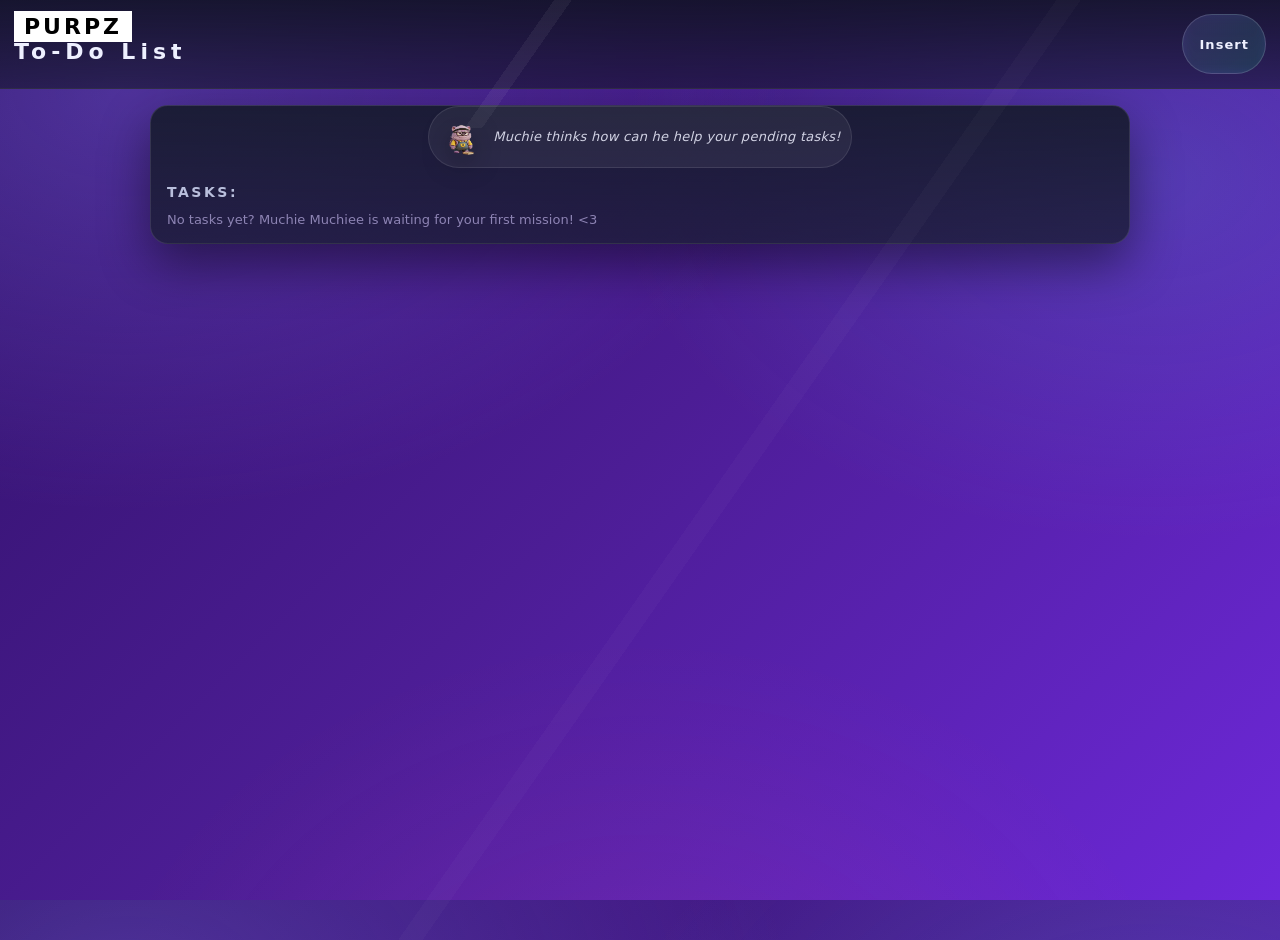
<file: things/todolist.html>
<!DOCTYPE html>
<html>
    <head> 
        <title>To-Do List</title> 
        <link rel="stylesheet" href="css/todolist.css" /> 
        <meta name="viewport" content="width=device-width, initial-scale=1.0"> 
    </head> 
	<body> 
        <div class="h1Div"> 
            <h1> <strong>PURPZ</strong> <br> To-Do List</h1> 
            <button id="newBtn">Insert</button>
            <button id="doneBtn">Done</button>
        </div> 
        <div class="container"> 
            <div class="daily-wrapper">
                <img class="muchie-equipped"  src="images/muchie.png" id="muchieSticker" />
                <p id="dailyChanges"></p>
            </div> 
            <div class="input-row" id="inputRow"> 
                <input type="text" id="to-do-text" placeholder="Today, I'm going to..." /> 
                <button id="add-btn">Insert</button> 
            </div> 
            <div class="to-do-list" id="list"> 
                <h1>Tasks:</h1> 
                <p id="update"></p>
            </div> 
        </div> 
        <script src="js/todolist.js"></script> 
        <script>
(function syncMuchieEverywhere(){
  const TYCOON_KEY = "purpz_muchie_tycoon_v1";

  // Map the equippedOutfit id -> image to show on THIS page
  const OUTFIT_IMG = {
    base: "images/muchie.png",
    tech: "images/muchie_tech.png",
    galaxy: "images/muchie_galaxy.png",
    mechanic: "images/muchie_mechanic.png",
    cozy: "images/muchie_cozy.png"
  };

  function getEquippedOutfitId(){
    try{
      const raw = localStorage.getItem(TYCOON_KEY);
      const t = raw ? JSON.parse(raw) : null;
      return (t && t.equippedOutfit) ? t.equippedOutfit : "base";
    }catch{
      return "base";
    }
  }

  function applyEquippedOutfit(){
    const eq = getEquippedOutfitId();
    const imgSrc = OUTFIT_IMG[eq] || OUTFIT_IMG.base;

    // Update ALL images that should reflect equipped outfit
    document.querySelectorAll(".muchie-equipped").forEach(img => {
      img.src = imgSrc;
    });
  }

  // Run on load
  document.addEventListener("DOMContentLoaded", applyEquippedOutfit);

  // Optional: if user switches outfit in another tab, auto-update
  window.addEventListener("storage", (e) => {
    if(e.key === TYCOON_KEY) applyEquippedOutfit();
  });

  // Optional: manual call from console if needed:
  window.__syncMuchie = applyEquippedOutfit;
})();
</script>
    </body> 
</html>
</file>
<file: assets/css/noscript.css>
/*
	Forty by HTML5 UP
	html5up.net | @ajlkn
	Free for personal and commercial use under the CCA 3.0 license (html5up.net/license)
*/

/* Banner */

	body.is-preload #banner:after {
		opacity: 0.85;
	}

	body.is-preload #banner > .inner {
		-moz-filter: none;
		-webkit-filter: none;
		-ms-filter: none;
		filter: none;
		-moz-transform: none;
		-webkit-transform: none;
		-ms-transform: none;
		transform: none;
		opacity: 1;
	}
</file>
<file: things/css/todolist.css>
/* ========= DIARY-STYLE PURPLE THEME (drop-in) ========= */
:root{
  --bg:#0f1220;
  --panel:#171b2e;
  --panel2:#1e2340;
  --ink:#eef0ff;
  --muted:#b9bfdc;
  --line:rgba(255,255,255,.10);
  --accent:#8b7bff;     /* violet */
  --accent2:#58d6ff;    /* icy highlight */
  --danger:#ff5b7a;
  --shadow: 0 20px 50px rgba(0,0,0,.45);
  --radius: 18px;
}

/* Reset + typography */
*{
  box-sizing:border-box;
  margin:0;
  padding:0;
  font-family: "Segoe UI", system-ui, -apple-system, Segoe UI, Roboto, Helvetica, Arial, sans-serif;
}
html, body {
overflow-x: hidden;
}

body{
  min-height:100vh;
  color:var(--ink);
  padding: 0 14px 90px;

  background:
    radial-gradient(1100px 700px at 10% 10%, rgba(139,123,255,.30), transparent 60%),
    radial-gradient(900px 600px at 90% 20%, rgba(88,214,255,.15), transparent 60%),
    radial-gradient(1000px 800px at 50% 120%, rgba(255,91,122,.10), transparent 55%),
    linear-gradient(135deg, #2e1065, #4c1d95, #6d28d9);
  overflow-x:hidden;
}

/* ========= Header area like Diary topbar ========= */
.h1Div{
  top: 0;
  padding: 14px;
  margin: 0 -14px 16px;
  backdrop-filter: blur(10px);
  background: linear-gradient(to bottom, rgba(15,18,32,.85), rgba(15,18,32,.55));
  border-bottom: 1px solid var(--line);
    display: flex;
    justify-content: space-between;
}

/* subtle diagonal line overlay */
.h1Div::before{
  content:"";
  position:absolute;
  inset:-40px -30px -40px -30px;
  background:
    linear-gradient(125deg, transparent 0 42%, rgba(255,255,255,.06) 42% 43.2%, transparent 43.2% 100%);
  pointer-events:none;
  opacity:.9;
}

.h1Div h1{
  position:relative;
  font-size: 22px;
  letter-spacing:5px;
  font-weight: 550;
  margin-bottom: 10px;
}

/* daily wrapper like diary meta */
.daily-wrapper{
  position:relative;
  display:flex;
  align-items:center;
  justify-content:center;
  gap:10px;

  padding: 8px 10px;
  border-radius: 999px;
  border: 1px solid var(--line);
  background: rgba(255,255,255,.06);
  width: fit-content;
  margin: 0 auto;
}

#muchieSticker{
  width: 44px;
  height: 44px;
  object-fit: contain;
  filter: drop-shadow(0 8px 14px rgba(0,0,0,.35));
}

p#dailyChanges{
  color: rgba(238,240,255,.85);
  font-size: 13px;
  line-height: 1.35;
  font-style: italic;
  letter-spacing: .02em;
  animation: floatText 3s ease-in-out infinite;
}

@keyframes floatText {
  0%   { transform: translateY(0px); opacity: .9; }
  50%  { transform: translateY(-5px); opacity: 1; }
  100% { transform: translateY(0px); opacity: .9; }
}

/* ========= Main container like diary panel ========= */
.container{
  max-width: 980px;
  margin: 0 auto;

  background: linear-gradient(180deg, rgba(23,27,46,.92), rgba(23,27,46,.75));
  border: 1px solid var(--line);
  border-radius: var(--radius);
  box-shadow: var(--shadow);
  overflow: hidden;
}

/* give the container a subtle diagonal shine too */
.container::before{
  content:"";
  position:absolute;
  inset:-40px -30px -40px -30px;
  background:
    linear-gradient(125deg, transparent 0 55%, rgba(255,255,255,.04) 55% 56.2%, transparent 56.2% 100%);
  pointer-events:none;
  opacity:.6;
}

/* ========= Input row ========= */
.container .input-row{
  display:none;
  gap: 12px;
  align-items:center;
  padding: 16px;
  border-bottom: 1px solid var(--line);
  background: linear-gradient(180deg, rgba(30,35,64,.60), rgba(30,35,64,.25));
}

.container .input-row input{
  flex: 1;
  padding: 12px 14px;
  border-radius: 999px;

  border: 1px solid rgba(255,255,255,.14);
  background: rgba(255,255,255,.06);
  color: var(--ink);
  outline:none;

  letter-spacing: .04em;
  font-size: 14px;
}

.container .input-row input::placeholder{
  color: rgba(185,191,220,.9);
}

.container .input-row button#add-btn{
  width: auto;
  min-width: 110px;
  padding: 12px 14px;
  border-radius: 999px;

  border: 1px solid rgba(255,255,255,.15);
  background: linear-gradient(135deg, rgba(139,123,255,.95), rgba(88,214,255,.70));
  color: #0b0f1c;
  font-weight: 800;
  cursor: pointer;
  transition: transform .12s ease, filter .12s ease;
  user-select:none;
}

.container .input-row button#add-btn:hover{
  filter: brightness(1.05);
}
.container .input-row button#add-btn:active{
  transform: scale(.98);
}

/* ========= Task list area ========= */
.to-do-list{
  padding: 16px;
}

.to-do-list > h1{
  font-size: 14px;
  letter-spacing:.18em;
  text-transform: uppercase;
  color: var(--muted);
  margin-bottom: 12px;
}

p#update{
  color: rgba(185,191,220,.92);
  font-size: 13px;
  margin-bottom: 10px;
}

/* ========= Task card like diary entry cards ========= */
.to-do-activity{
  display:flex;
  align-items:flex-start;
  gap: 12px;

  padding: 12px 12px 10px;
  margin: 10px 0;

  border-radius: 16px;
  border: 1px solid rgba(255,255,255,.10);
  background: linear-gradient(180deg, rgba(30,35,64,.72), rgba(30,35,64,.45));
  color: var(--ink);

  box-shadow: 0 10px 22px rgba(0,0,0,.25);

  opacity: 0;
  transform: translateY(10px);
  animation: taskAppear .25s ease forwards;
}

@keyframes taskAppear{
  to { opacity:1; transform:translateY(0); }
}

/* checkbox styling */
.to-do-activity input[type="checkbox"]{
  margin-top: 3px;
  width: 18px;
  height: 18px;
  accent-color: var(--accent);
  flex-shrink:0;
  cursor:pointer;
}

/* task text */
.to-do-activity p{
  margin:0;
  flex:1;
  word-break: break-word;
  overflow-wrap: break-word;
  line-height: 1.35;
  font-size: 14px;
  color: rgba(238,240,255,.88);
}

/* completed state (if you add a class in JS) */
.to-do-activity.completed{
  opacity: .82;
  border-color: rgba(139,123,255,.35);
  background: linear-gradient(180deg, rgba(139,123,255,.12), rgba(30,35,64,.45));
}
.to-do-activity.completed p{
  text-decoration: line-through;
  color: rgba(185,191,220,.9);
}

/* delete button */
.to-do-activity button{
  padding: 8px 10px;
  border:none;
  border-radius: 12px;

  background: rgba(255,91,122,.12);
  border: 1px solid rgba(255,91,122,.35);
  color: var(--ink);

  cursor:pointer;
  flex-shrink:0;
  transition: transform .12s ease, background .12s ease;
}
.to-do-activity button:hover{
  background: rgba(255,91,122,.18);
}
.to-do-activity button:active{
  transform: scale(.98);
}

/* ========= Mobile improvements ========= */
@media (max-width: 600px){
  body{ padding: 0 12px 90px; }

  .container{
    border-radius: 16px;
  }

  .container .input-row{
    flex-direction: column;
    align-items: stretch;
    gap: 10px;
  }

  .container .input-row button#add-btn{
    width: 100%;
    min-width: unset;
  }

  .daily-wrapper{
    max-width: 100%;
    width: 95%;
    justify-content:flex-start;
    margin: 10px;
      gap: 10px;
      padding: 0;
      margin-top: 15px;
  }

  .h1Div h1{
    font-size: 20px;
  }
}
.h1Div strong {
	background: white;
    color: black;
    padding-left: 10px;
    padding-right: 10px;
    padding-top: 3px;
    padding-bottom: 3px;
    letter-spacing: 3px;
}
#newBtn{
  padding: 8px 16px;
  border-radius: 999px;
  border: 1px solid rgba(255,255,255,.15);

  background: linear-gradient(135deg, rgba(139,123,255,.25), rgba(88,214,255,.18));
  backdrop-filter: blur(6px);

  color: var(--ink);
  font-size: 13px;
  font-weight: 600;
  letter-spacing: .08em;

  cursor: pointer;
  transition: all .15s ease;
}

#newBtn:hover{
  background: linear-gradient(135deg, rgba(139,123,255,.45), rgba(88,214,255,.30));
  box-shadow: 0 8px 20px rgba(139,123,255,.25);
}

#newBtn:active{
  transform: scale(.96);
}

#doneBtn{
  padding: 8px 16px;
  border-radius: 999px;
  border: 1px solid rgba(255,255,255,.15);

  background: red;
  backdrop-filter: blur(6px);

  color: var(--ink);
  font-size: 13px;
  font-weight: 600;
  letter-spacing: .08em;
  display: none;
  cursor: pointer;
  transition: all .15s ease;
}

#doneBtn:hover{
  background: darkred;
  box-shadow: 0 8px 20px rgba(139,123,255,.25);
}

#doneBtn:active{
  transform: scale(.96);
}
.task-date{
  color: rgba(214,201,255,.85);
  font-size: 12px;
  letter-spacing: .04em;
  opacity: .9;
}
</file>
<file: assets/css/main.css>
@import url(fontawesome-all.min.css);
@import url("https://fonts.googleapis.com/css?family=Source+Sans+Pro:300,300italic,600,600italic");
/* ===== Muchie Message Overlay ===== */
.muchieOverlay{
  position: fixed;
  inset: 0;
  display: grid;
  place-items: center;
  background: rgba(0,0,0,.58);
  backdrop-filter: blur(6px);
  opacity: 0;
  pointer-events: none;
  transition: opacity .18s ease;
  z-index: 9999;
}

.muchieOverlay.open{
  opacity: 1;
  pointer-events: auto;
}

.muchieModal{
  position: relative;
  width: min(720px, 92vw);
  border-radius: 22px;
  border: 1px solid rgba(255,255,255,.14);
  background: linear-gradient(180deg, rgba(23,27,46,.96), rgba(23,27,46,.86));
  box-shadow: 0 25px 80px rgba(0,0,0,.60);
  overflow: hidden;
  padding: 16px;
  transform: translateY(12px) scale(.98);
  opacity: 0;
}

.muchieOverlay.open .muchieModal{
  animation: muchiePop .30s ease forwards;
}

@keyframes muchiePop{
  to{ transform: translateY(0) scale(1); opacity: 1; }
}

.muchieGlow{
  position:absolute;
  inset:-35%;
  background:
    radial-gradient(circle at 50% 40%, rgba(168,85,247,.35), transparent 60%),
    radial-gradient(circle at 70% 30%, rgba(236,72,153,.18), transparent 55%);
  filter: blur(18px);
  pointer-events:none;
  opacity: .95;
}

.muchieHeader{
  position: relative;
  z-index: 2;
  display:flex;
  justify-content:space-between;
  gap:12px;
  align-items:flex-start;
  padding: 4px 4px 12px;
  border-bottom: 1px solid rgba(255,255,255,.10);
}

.muchieTitle{
  font-weight: 1000;
  letter-spacing: .04em;
  font-size: 16px;
  color: rgba(245,240,255,.96);
}

.muchieMeta{
  margin-top: 4px;
  font-size: 13px;
  color: rgba(214,201,255,.85);
}

.muchieCloseX{
  border:1px solid rgba(255,255,255,.14);
  background: rgba(255,255,255,.06);
  color: rgba(245,240,255,.95);
  border-radius: 999px;
  padding: 6px 10px;
  cursor: pointer;
  font-weight: 900;
}

.muchieBody{
  position: relative;
  z-index: 2;
  padding: 12px 6px 8px;
  color: rgba(245,240,255,.92);
  line-height: 1.55;
  font-size: 14px;
}

.muchieBody code{
  display:inline-block;
  padding: 2px 8px;
  border-radius: 999px;
  border:1px solid rgba(255,255,255,.14);
  background: rgba(255,255,255,.06);
  color: rgba(214,201,255,.95);
}

.muchieActions{
  position: relative;
  z-index: 2;
  display:flex;
  justify-content:flex-end;
  gap:10px;
  padding: 10px 6px 4px;
  border-top: 1px solid rgba(255,255,255,.10);
}

.muchieBtnPrimary{
  border: 1px solid rgba(255,255,255,.16);
  background: linear-gradient(135deg, rgba(124,58,237,.95), rgba(168,85,247,.92));
  color:#0b061a;
  font-weight: 1000;
  border-radius: 999px;
  padding: 10px 14px;
  cursor: pointer;
}
/*
	Forty by HTML5 UP
	html5up.net | @ajlkn
	Free for personal and commercial use under the CCA 3.0 license (html5up.net/license)
*/

html, body, div, span, applet, object,
iframe, h1, h2, h3, h4, h5, h6, p, blockquote,
pre, a, abbr, acronym, address, big, cite,
code, del, dfn, em, img, ins, kbd, q, s, samp,
small, strike, strong, sub, sup, tt, var, b,
u, i, center, dl, dt, dd, ol, ul, li, fieldset,
form, label, legend, table, caption, tbody,
tfoot, thead, tr, th, td, article, aside,
canvas, details, embed, figure, figcaption,
footer, header, hgroup, menu, nav, output, ruby,
section, summary, time, mark, audio, video {
	margin: 0;
	padding: 0;
	border: 0;
	font-size: 100%;
	font: inherit;
	vertical-align: baseline;}

article, aside, details, figcaption, figure,
footer, header, hgroup, menu, nav, section {
	display: block;}

body {
	line-height: 1;
}

ol, ul {
	list-style: none;
}

blockquote, q {
	quotes: none;
}

	blockquote:before, blockquote:after, q:before, q:after {
		content: '';
		content: none;
	}

table {
	border-collapse: collapse;
	border-spacing: 0;
}

body {
	-webkit-text-size-adjust: none;
}

mark {
	background-color: transparent;
	color: inherit;
}

input::-moz-focus-inner {
	border: 0;
	padding: 0;
}

input, select, textarea {
	-moz-appearance: none;
	-webkit-appearance: none;
	-ms-appearance: none;
	appearance: none;
}

/* Basic */

	@-ms-viewport {
		width: device-width;
	}

	body {
		-ms-overflow-style: scrollbar;
	}

	@media screen and (max-width: 480px) {

		html, body {
			min-width: 320px;
		}

	}

	html {
		box-sizing: border-box;
	}

	*, *:before, *:after {
		box-sizing: inherit;
	}

	body {
		background: #242943;
	}

		body.is-preload *, body.is-preload *:before, body.is-preload *:after {
			-moz-animation: none !important;
			-webkit-animation: none !important;
			-ms-animation: none !important;
			animation: none !important;
			-moz-transition: none !important;
			-webkit-transition: none !important;
			-ms-transition: none !important;
			transition: none !important;
		}

/* Type */

	body, input, select, textarea {
		color: #ffffff;
		font-family: "Source Sans Pro", Helvetica, sans-serif;
		font-size: 17pt;
		font-weight: 300;
		letter-spacing: 0.025em;
		line-height: 1.65;
	}

		@media screen and (max-width: 1680px) {

			body, input, select, textarea {
				font-size: 14pt;
			}

		}

		@media screen and (max-width: 1280px) {

			body, input, select, textarea {
				font-size: 12pt;
			}

		}

		@media screen and (max-width: 360px) {

			body, input, select, textarea {
				font-size: 11pt;
			}

		}

	a {
		-moz-transition: color 0.2s ease-in-out, border-bottom-color 0.2s ease-in-out;
		-webkit-transition: color 0.2s ease-in-out, border-bottom-color 0.2s ease-in-out;
		-ms-transition: color 0.2s ease-in-out, border-bottom-color 0.2s ease-in-out;
		transition: color 0.2s ease-in-out, border-bottom-color 0.2s ease-in-out;
		border-bottom: dotted 1px;
		color: inherit;
		text-decoration: none;
	}

		a:hover {
			border-bottom-color: transparent;
			color: #9bf1ff !important;
		}

		a:active {
			color: #53e3fb !important;
		}

	strong, b {
		color: #ffffff;
		font-weight: 600;
	}

	em, i {
		font-style: italic;
	}

	p {
		margin: 0 0 2em 0;
	}

	h1, h2, h3, h4, h5, h6 {
		color: #ffffff;
		font-weight: 600;
		line-height: 1.65;
		margin: 0 0 1em 0;
	}

		h1 a, h2 a, h3 a, h4 a, h5 a, h6 a {
			color: inherit;
			border-bottom: 0;
		}

	h1 {
		font-size: 2.5em;
	}

	h2 {
		font-size: 1.75em;
	}

	h3 {
		font-size: 1.35em;
	}

	h4 {
		font-size: 1.1em;
	}

	h5 {
		font-size: 0.9em;
	}

	h6 {
		font-size: 0.7em;
	}

	@media screen and (max-width: 736px) {

		h1 {
			font-size: 2em;
		}

		h2 {
			font-size: 1.5em;
		}

		h3 {
			font-size: 1.25em;
		}

	}

	sub {
		font-size: 0.8em;
		position: relative;
		top: 0.5em;
	}

	sup {
		font-size: 0.8em;
		position: relative;
		top: -0.5em;
	}

	blockquote {
		border-left: solid 4px rgba(212, 212, 255, 0.1);
		font-style: italic;
		margin: 0 0 2em 0;
		padding: 0.5em 0 0.5em 2em;
	}

	code {
		background: rgba(212, 212, 255, 0.035);
		font-family: "Courier New", monospace;
		font-size: 0.9em;
		margin: 0 0.25em;
		padding: 0.25em 0.65em;
	}

	pre {
		-webkit-overflow-scrolling: touch;
		font-family: "Courier New", monospace;
		font-size: 0.9em;
		margin: 0 0 2em 0;
	}

		pre code {
			display: block;
			line-height: 1.75;
			padding: 1em 1.5em;
			overflow-x: auto;
		}

	hr {
		border: 0;
		border-bottom: solid 1px rgba(212, 212, 255, 0.1);
		margin: 2em 0;
	}

		hr.major {
			margin: 3em 0;
		}

	.align-left {
		text-align: left;
	}

	.align-center {
		text-align: center;
	}

	.align-right {
		text-align: right;
	}

/* Row */

	.row {
		display: flex;
		flex-wrap: wrap;
		box-sizing: border-box;
		align-items: stretch;
	}

		.row > * {
			box-sizing: border-box;
		}

		.row.gtr-uniform > * > :last-child {
			margin-bottom: 0;
		}

		.row.aln-left {
			justify-content: flex-start;
		}

		.row.aln-center {
			justify-content: center;
		}

		.row.aln-right {
			justify-content: flex-end;
		}

		.row.aln-top {
			align-items: flex-start;
		}

		.row.aln-middle {
			align-items: center;
		}

		.row.aln-bottom {
			align-items: flex-end;
		}

		.row > .imp {
			order: -1;
		}

		.row > .col-1 {
			width: 8.33333%;
		}

		.row > .off-1 {
			margin-left: 8.33333%;
		}

		.row > .col-2 {
			width: 16.66667%;
		}

		.row > .off-2 {
			margin-left: 16.66667%;
		}

		.row > .col-3 {
			width: 25%;
		}

		.row > .off-3 {
			margin-left: 25%;
		}

		.row > .col-4 {
			width: 33.33333%;
		}

		.row > .off-4 {
			margin-left: 33.33333%;
		}

		.row > .col-5 {
			width: 41.66667%;
		}

		.row > .off-5 {
			margin-left: 41.66667%;
		}

		.row > .col-6 {
			width: 50%;
		}

		.row > .off-6 {
			margin-left: 50%;
		}

		.row > .col-7 {
			width: 58.33333%;
		}

		.row > .off-7 {
			margin-left: 58.33333%;
		}

		.row > .col-8 {
			width: 66.66667%;
		}

		.row > .off-8 {
			margin-left: 66.66667%;
		}

		.row > .col-9 {
			width: 75%;
		}

		.row > .off-9 {
			margin-left: 75%;
		}

		.row > .col-10 {
			width: 83.33333%;
		}

		.row > .off-10 {
			margin-left: 83.33333%;
		}

		.row > .col-11 {
			width: 91.66667%;
		}

		.row > .off-11 {
			margin-left: 91.66667%;
		}

		.row > .col-12 {
			width: 100%;
		}

		.row > .off-12 {
			margin-left: 100%;
		}

		.row.gtr-0 {
			margin-top: 0;
			margin-left: 0em;
		}

			.row.gtr-0 > * {
				padding: 0 0 0 0em;
			}

			.row.gtr-0.gtr-uniform {
				margin-top: 0em;
			}

				.row.gtr-0.gtr-uniform > * {
					padding-top: 0em;
				}

		.row.gtr-25 {
			margin-top: 0;
			margin-left: -0.5em;
		}

			.row.gtr-25 > * {
				padding: 0 0 0 0.5em;
			}

			.row.gtr-25.gtr-uniform {
				margin-top: -0.5em;
			}

				.row.gtr-25.gtr-uniform > * {
					padding-top: 0.5em;
				}

		.row.gtr-50 {
			margin-top: 0;
			margin-left: -1em;
		}

			.row.gtr-50 > * {
				padding: 0 0 0 1em;
			}

			.row.gtr-50.gtr-uniform {
				margin-top: -1em;
			}

				.row.gtr-50.gtr-uniform > * {
					padding-top: 1em;
				}

		.row {
			margin-top: 0;
			margin-left: -2em;
		}

			.row > * {
				padding: 0 0 0 2em;
			}

			.row.gtr-uniform {
				margin-top: -2em;
			}

				.row.gtr-uniform > * {
					padding-top: 2em;
				}

		.row.gtr-150 {
			margin-top: 0;
			margin-left: -3em;
		}

			.row.gtr-150 > * {
				padding: 0 0 0 3em;
			}

			.row.gtr-150.gtr-uniform {
				margin-top: -3em;
			}

				.row.gtr-150.gtr-uniform > * {
					padding-top: 3em;
				}

		.row.gtr-200 {
			margin-top: 0;
			margin-left: -4em;
		}

			.row.gtr-200 > * {
				padding: 0 0 0 4em;
			}

			.row.gtr-200.gtr-uniform {
				margin-top: -4em;
			}

				.row.gtr-200.gtr-uniform > * {
					padding-top: 4em;
				}

		@media screen and (max-width: 1680px) {

			.row {
				display: flex;
				flex-wrap: wrap;
				box-sizing: border-box;
				align-items: stretch;
			}

				.row > * {
					box-sizing: border-box;
				}

				.row.gtr-uniform > * > :last-child {
					margin-bottom: 0;
				}

				.row.aln-left {
					justify-content: flex-start;
				}

				.row.aln-center {
					justify-content: center;
				}

				.row.aln-right {
					justify-content: flex-end;
				}

				.row.aln-top {
					align-items: flex-start;
				}

				.row.aln-middle {
					align-items: center;
				}

				.row.aln-bottom {
					align-items: flex-end;
				}

				.row > .imp-xlarge {
					order: -1;
				}

				.row > .col-1-xlarge {
					width: 8.33333%;
				}

				.row > .off-1-xlarge {
					margin-left: 8.33333%;
				}

				.row > .col-2-xlarge {
					width: 16.66667%;
				}

				.row > .off-2-xlarge {
					margin-left: 16.66667%;
				}

				.row > .col-3-xlarge {
					width: 25%;
				}

				.row > .off-3-xlarge {
					margin-left: 25%;
				}

				.row > .col-4-xlarge {
					width: 33.33333%;
				}

				.row > .off-4-xlarge {
					margin-left: 33.33333%;
				}

				.row > .col-5-xlarge {
					width: 41.66667%;
				}

				.row > .off-5-xlarge {
					margin-left: 41.66667%;
				}

				.row > .col-6-xlarge {
					width: 50%;
				}

				.row > .off-6-xlarge {
					margin-left: 50%;
				}

				.row > .col-7-xlarge {
					width: 58.33333%;
				}

				.row > .off-7-xlarge {
					margin-left: 58.33333%;
				}

				.row > .col-8-xlarge {
					width: 66.66667%;
				}

				.row > .off-8-xlarge {
					margin-left: 66.66667%;
				}

				.row > .col-9-xlarge {
					width: 75%;
				}

				.row > .off-9-xlarge {
					margin-left: 75%;
				}

				.row > .col-10-xlarge {
					width: 83.33333%;
				}

				.row > .off-10-xlarge {
					margin-left: 83.33333%;
				}

				.row > .col-11-xlarge {
					width: 91.66667%;
				}

				.row > .off-11-xlarge {
					margin-left: 91.66667%;
				}

				.row > .col-12-xlarge {
					width: 100%;
				}

				.row > .off-12-xlarge {
					margin-left: 100%;
				}

				.row.gtr-0 {
					margin-top: 0;
					margin-left: 0em;
				}

					.row.gtr-0 > * {
						padding: 0 0 0 0em;
					}

					.row.gtr-0.gtr-uniform {
						margin-top: 0em;
					}

						.row.gtr-0.gtr-uniform > * {
							padding-top: 0em;
						}

				.row.gtr-25 {
					margin-top: 0;
					margin-left: -0.5em;
				}

					.row.gtr-25 > * {
						padding: 0 0 0 0.5em;
					}

					.row.gtr-25.gtr-uniform {
						margin-top: -0.5em;
					}

						.row.gtr-25.gtr-uniform > * {
							padding-top: 0.5em;
						}

				.row.gtr-50 {
					margin-top: 0;
					margin-left: -1em;
				}

					.row.gtr-50 > * {
						padding: 0 0 0 1em;
					}

					.row.gtr-50.gtr-uniform {
						margin-top: -1em;
					}

						.row.gtr-50.gtr-uniform > * {
							padding-top: 1em;
						}

				.row {
					margin-top: 0;
					margin-left: -2em;
				}

					.row > * {
						padding: 0 0 0 2em;
					}

					.row.gtr-uniform {
						margin-top: -2em;
					}

						.row.gtr-uniform > * {
							padding-top: 2em;
						}

				.row.gtr-150 {
					margin-top: 0;
					margin-left: -3em;
				}

					.row.gtr-150 > * {
						padding: 0 0 0 3em;
					}

					.row.gtr-150.gtr-uniform {
						margin-top: -3em;
					}

						.row.gtr-150.gtr-uniform > * {
							padding-top: 3em;
						}

				.row.gtr-200 {
					margin-top: 0;
					margin-left: -4em;
				}

					.row.gtr-200 > * {
						padding: 0 0 0 4em;
					}

					.row.gtr-200.gtr-uniform {
						margin-top: -4em;
					}

						.row.gtr-200.gtr-uniform > * {
							padding-top: 4em;
						}

		}

		@media screen and (max-width: 1280px) {

			.row {
				display: flex;
				flex-wrap: wrap;
				box-sizing: border-box;
				align-items: stretch;
			}

				.row > * {
					box-sizing: border-box;
				}

				.row.gtr-uniform > * > :last-child {
					margin-bottom: 0;
				}

				.row.aln-left {
					justify-content: flex-start;
				}

				.row.aln-center {
					justify-content: center;
				}

				.row.aln-right {
					justify-content: flex-end;
				}

				.row.aln-top {
					align-items: flex-start;
				}

				.row.aln-middle {
					align-items: center;
				}

				.row.aln-bottom {
					align-items: flex-end;
				}

				.row > .imp-large {
					order: -1;
				}

				.row > .col-1-large {
					width: 8.33333%;
				}

				.row > .off-1-large {
					margin-left: 8.33333%;
				}

				.row > .col-2-large {
					width: 16.66667%;
				}

				.row > .off-2-large {
					margin-left: 16.66667%;
				}

				.row > .col-3-large {
					width: 25%;
				}

				.row > .off-3-large {
					margin-left: 25%;
				}

				.row > .col-4-large {
					width: 33.33333%;
				}

				.row > .off-4-large {
					margin-left: 33.33333%;
				}

				.row > .col-5-large {
					width: 41.66667%;
				}

				.row > .off-5-large {
					margin-left: 41.66667%;
				}

				.row > .col-6-large {
					width: 50%;
				}

				.row > .off-6-large {
					margin-left: 50%;
				}

				.row > .col-7-large {
					width: 58.33333%;
				}

				.row > .off-7-large {
					margin-left: 58.33333%;
				}

				.row > .col-8-large {
					width: 66.66667%;
				}

				.row > .off-8-large {
					margin-left: 66.66667%;
				}

				.row > .col-9-large {
					width: 75%;
				}

				.row > .off-9-large {
					margin-left: 75%;
				}

				.row > .col-10-large {
					width: 83.33333%;
				}

				.row > .off-10-large {
					margin-left: 83.33333%;
				}

				.row > .col-11-large {
					width: 91.66667%;
				}

				.row > .off-11-large {
					margin-left: 91.66667%;
				}

				.row > .col-12-large {
					width: 100%;
				}

				.row > .off-12-large {
					margin-left: 100%;
				}

				.row.gtr-0 {
					margin-top: 0;
					margin-left: 0em;
				}

					.row.gtr-0 > * {
						padding: 0 0 0 0em;
					}

					.row.gtr-0.gtr-uniform {
						margin-top: 0em;
					}

						.row.gtr-0.gtr-uniform > * {
							padding-top: 0em;
						}

				.row.gtr-25 {
					margin-top: 0;
					margin-left: -0.375em;
				}

					.row.gtr-25 > * {
						padding: 0 0 0 0.375em;
					}

					.row.gtr-25.gtr-uniform {
						margin-top: -0.375em;
					}

						.row.gtr-25.gtr-uniform > * {
							padding-top: 0.375em;
						}

				.row.gtr-50 {
					margin-top: 0;
					margin-left: -0.75em;
				}

					.row.gtr-50 > * {
						padding: 0 0 0 0.75em;
					}

					.row.gtr-50.gtr-uniform {
						margin-top: -0.75em;
					}

						.row.gtr-50.gtr-uniform > * {
							padding-top: 0.75em;
						}

				.row {
					margin-top: 0;
					margin-left: -1.5em;
				}

					.row > * {
						padding: 0 0 0 1.5em;
					}

					.row.gtr-uniform {
						margin-top: -1.5em;
					}

						.row.gtr-uniform > * {
							padding-top: 1.5em;
						}

				.row.gtr-150 {
					margin-top: 0;
					margin-left: -2.25em;
				}

					.row.gtr-150 > * {
						padding: 0 0 0 2.25em;
					}

					.row.gtr-150.gtr-uniform {
						margin-top: -2.25em;
					}

						.row.gtr-150.gtr-uniform > * {
							padding-top: 2.25em;
						}

				.row.gtr-200 {
					margin-top: 0;
					margin-left: -3em;
				}

					.row.gtr-200 > * {
						padding: 0 0 0 3em;
					}

					.row.gtr-200.gtr-uniform {
						margin-top: -3em;
					}

						.row.gtr-200.gtr-uniform > * {
							padding-top: 3em;
						}

		}

		@media screen and (max-width: 980px) {

			.row {
				display: flex;
				flex-wrap: wrap;
				box-sizing: border-box;
				align-items: stretch;
			}

				.row > * {
					box-sizing: border-box;
				}

				.row.gtr-uniform > * > :last-child {
					margin-bottom: 0;
				}

				.row.aln-left {
					justify-content: flex-start;
				}

				.row.aln-center {
					justify-content: center;
				}

				.row.aln-right {
					justify-content: flex-end;
				}

				.row.aln-top {
					align-items: flex-start;
				}

				.row.aln-middle {
					align-items: center;
				}

				.row.aln-bottom {
					align-items: flex-end;
				}

				.row > .imp-medium {
					order: -1;
				}

				.row > .col-1-medium {
					width: 8.33333%;
				}

				.row > .off-1-medium {
					margin-left: 8.33333%;
				}

				.row > .col-2-medium {
					width: 16.66667%;
				}

				.row > .off-2-medium {
					margin-left: 16.66667%;
				}

				.row > .col-3-medium {
					width: 25%;
				}

				.row > .off-3-medium {
					margin-left: 25%;
				}

				.row > .col-4-medium {
					width: 33.33333%;
				}

				.row > .off-4-medium {
					margin-left: 33.33333%;
				}

				.row > .col-5-medium {
					width: 41.66667%;
				}

				.row > .off-5-medium {
					margin-left: 41.66667%;
				}

				.row > .col-6-medium {
					width: 50%;
				}

				.row > .off-6-medium {
					margin-left: 50%;
				}

				.row > .col-7-medium {
					width: 58.33333%;
				}

				.row > .off-7-medium {
					margin-left: 58.33333%;
				}

				.row > .col-8-medium {
					width: 66.66667%;
				}

				.row > .off-8-medium {
					margin-left: 66.66667%;
				}

				.row > .col-9-medium {
					width: 75%;
				}

				.row > .off-9-medium {
					margin-left: 75%;
				}

				.row > .col-10-medium {
					width: 83.33333%;
				}

				.row > .off-10-medium {
					margin-left: 83.33333%;
				}

				.row > .col-11-medium {
					width: 91.66667%;
				}

				.row > .off-11-medium {
					margin-left: 91.66667%;
				}

				.row > .col-12-medium {
					width: 100%;
				}

				.row > .off-12-medium {
					margin-left: 100%;
				}

				.row.gtr-0 {
					margin-top: 0;
					margin-left: 0em;
				}

					.row.gtr-0 > * {
						padding: 0 0 0 0em;
					}

					.row.gtr-0.gtr-uniform {
						margin-top: 0em;
					}

						.row.gtr-0.gtr-uniform > * {
							padding-top: 0em;
						}

				.row.gtr-25 {
					margin-top: 0;
					margin-left: -0.375em;
				}

					.row.gtr-25 > * {
						padding: 0 0 0 0.375em;
					}

					.row.gtr-25.gtr-uniform {
						margin-top: -0.375em;
					}

						.row.gtr-25.gtr-uniform > * {
							padding-top: 0.375em;
						}

				.row.gtr-50 {
					margin-top: 0;
					margin-left: -0.75em;
				}

					.row.gtr-50 > * {
						padding: 0 0 0 0.75em;
					}

					.row.gtr-50.gtr-uniform {
						margin-top: -0.75em;
					}

						.row.gtr-50.gtr-uniform > * {
							padding-top: 0.75em;
						}

				.row {
					margin-top: 0;
					margin-left: -1.5em;
				}

					.row > * {
						padding: 0 0 0 1.5em;
					}

					.row.gtr-uniform {
						margin-top: -1.5em;
					}

						.row.gtr-uniform > * {
							padding-top: 1.5em;
						}

				.row.gtr-150 {
					margin-top: 0;
					margin-left: -2.25em;
				}

					.row.gtr-150 > * {
						padding: 0 0 0 2.25em;
					}

					.row.gtr-150.gtr-uniform {
						margin-top: -2.25em;
					}

						.row.gtr-150.gtr-uniform > * {
							padding-top: 2.25em;
						}

				.row.gtr-200 {
					margin-top: 0;
					margin-left: -3em;
				}

					.row.gtr-200 > * {
						padding: 0 0 0 3em;
					}

					.row.gtr-200.gtr-uniform {
						margin-top: -3em;
					}

						.row.gtr-200.gtr-uniform > * {
							padding-top: 3em;
						}

		}

		@media screen and (max-width: 736px) {

			.row {
				display: flex;
				flex-wrap: wrap;
				box-sizing: border-box;
				align-items: stretch;
			}

				.row > * {
					box-sizing: border-box;
				}

				.row.gtr-uniform > * > :last-child {
					margin-bottom: 0;
				}

				.row.aln-left {
					justify-content: flex-start;
				}

				.row.aln-center {
					justify-content: center;
				}

				.row.aln-right {
					justify-content: flex-end;
				}

				.row.aln-top {
					align-items: flex-start;
				}

				.row.aln-middle {
					align-items: center;
				}

				.row.aln-bottom {
					align-items: flex-end;
				}

				.row > .imp-small {
					order: -1;
				}

				.row > .col-1-small {
					width: 8.33333%;
				}

				.row > .off-1-small {
					margin-left: 8.33333%;
				}

				.row > .col-2-small {
					width: 16.66667%;
				}

				.row > .off-2-small {
					margin-left: 16.66667%;
				}

				.row > .col-3-small {
					width: 25%;
				}

				.row > .off-3-small {
					margin-left: 25%;
				}

				.row > .col-4-small {
					width: 33.33333%;
				}

				.row > .off-4-small {
					margin-left: 33.33333%;
				}

				.row > .col-5-small {
					width: 41.66667%;
				}

				.row > .off-5-small {
					margin-left: 41.66667%;
				}

				.row > .col-6-small {
					width: 50%;
				}

				.row > .off-6-small {
					margin-left: 50%;
				}

				.row > .col-7-small {
					width: 58.33333%;
				}

				.row > .off-7-small {
					margin-left: 58.33333%;
				}

				.row > .col-8-small {
					width: 66.66667%;
				}

				.row > .off-8-small {
					margin-left: 66.66667%;
				}

				.row > .col-9-small {
					width: 75%;
				}

				.row > .off-9-small {
					margin-left: 75%;
				}

				.row > .col-10-small {
					width: 83.33333%;
				}

				.row > .off-10-small {
					margin-left: 83.33333%;
				}

				.row > .col-11-small {
					width: 91.66667%;
				}

				.row > .off-11-small {
					margin-left: 91.66667%;
				}

				.row > .col-12-small {
					width: 100%;
				}

				.row > .off-12-small {
					margin-left: 100%;
				}

				.row.gtr-0 {
					margin-top: 0;
					margin-left: 0em;
				}

					.row.gtr-0 > * {
						padding: 0 0 0 0em;
					}

					.row.gtr-0.gtr-uniform {
						margin-top: 0em;
					}

						.row.gtr-0.gtr-uniform > * {
							padding-top: 0em;
						}

				.row.gtr-25 {
					margin-top: 0;
					margin-left: -0.3125em;
				}

					.row.gtr-25 > * {
						padding: 0 0 0 0.3125em;
					}

					.row.gtr-25.gtr-uniform {
						margin-top: -0.3125em;
					}

						.row.gtr-25.gtr-uniform > * {
							padding-top: 0.3125em;
						}

				.row.gtr-50 {
					margin-top: 0;
					margin-left: -0.625em;
				}

					.row.gtr-50 > * {
						padding: 0 0 0 0.625em;
					}

					.row.gtr-50.gtr-uniform {
						margin-top: -0.625em;
					}

						.row.gtr-50.gtr-uniform > * {
							padding-top: 0.625em;
						}

				.row {
					margin-top: 0;
					margin-left: -1.25em;
				}

					.row > * {
						padding: 0 0 0 1.25em;
					}

					.row.gtr-uniform {
						margin-top: -1.25em;
					}

						.row.gtr-uniform > * {
							padding-top: 1.25em;
						}

				.row.gtr-150 {
					margin-top: 0;
					margin-left: -1.875em;
				}

					.row.gtr-150 > * {
						padding: 0 0 0 1.875em;
					}

					.row.gtr-150.gtr-uniform {
						margin-top: -1.875em;
					}

						.row.gtr-150.gtr-uniform > * {
							padding-top: 1.875em;
						}

				.row.gtr-200 {
					margin-top: 0;
					margin-left: -2.5em;
				}

					.row.gtr-200 > * {
						padding: 0 0 0 2.5em;
					}

					.row.gtr-200.gtr-uniform {
						margin-top: -2.5em;
					}

						.row.gtr-200.gtr-uniform > * {
							padding-top: 2.5em;
						}

		}

		@media screen and (max-width: 480px) {

			.row {
				display: flex;
				flex-wrap: wrap;
				box-sizing: border-box;
				align-items: stretch;
			}

				.row > * {
					box-sizing: border-box;
				}

				.row.gtr-uniform > * > :last-child {
					margin-bottom: 0;
				}

				.row.aln-left {
					justify-content: flex-start;
				}

				.row.aln-center {
					justify-content: center;
				}

				.row.aln-right {
					justify-content: flex-end;
				}

				.row.aln-top {
					align-items: flex-start;
				}

				.row.aln-middle {
					align-items: center;
				}

				.row.aln-bottom {
					align-items: flex-end;
				}

				.row > .imp-xsmall {
					order: -1;
				}

				.row > .col-1-xsmall {
					width: 8.33333%;
				}

				.row > .off-1-xsmall {
					margin-left: 8.33333%;
				}

				.row > .col-2-xsmall {
					width: 16.66667%;
				}

				.row > .off-2-xsmall {
					margin-left: 16.66667%;
				}

				.row > .col-3-xsmall {
					width: 25%;
				}

				.row > .off-3-xsmall {
					margin-left: 25%;
				}

				.row > .col-4-xsmall {
					width: 33.33333%;
				}

				.row > .off-4-xsmall {
					margin-left: 33.33333%;
				}

				.row > .col-5-xsmall {
					width: 41.66667%;
				}

				.row > .off-5-xsmall {
					margin-left: 41.66667%;
				}

				.row > .col-6-xsmall {
					width: 50%;
				}

				.row > .off-6-xsmall {
					margin-left: 50%;
				}

				.row > .col-7-xsmall {
					width: 58.33333%;
				}

				.row > .off-7-xsmall {
					margin-left: 58.33333%;
				}

				.row > .col-8-xsmall {
					width: 66.66667%;
				}

				.row > .off-8-xsmall {
					margin-left: 66.66667%;
				}

				.row > .col-9-xsmall {
					width: 75%;
				}

				.row > .off-9-xsmall {
					margin-left: 75%;
				}

				.row > .col-10-xsmall {
					width: 83.33333%;
				}

				.row > .off-10-xsmall {
					margin-left: 83.33333%;
				}

				.row > .col-11-xsmall {
					width: 91.66667%;
				}

				.row > .off-11-xsmall {
					margin-left: 91.66667%;
				}

				.row > .col-12-xsmall {
					width: 100%;
				}

				.row > .off-12-xsmall {
					margin-left: 100%;
				}

				.row.gtr-0 {
					margin-top: 0;
					margin-left: 0em;
				}

					.row.gtr-0 > * {
						padding: 0 0 0 0em;
					}

					.row.gtr-0.gtr-uniform {
						margin-top: 0em;
					}

						.row.gtr-0.gtr-uniform > * {
							padding-top: 0em;
						}

				.row.gtr-25 {
					margin-top: 0;
					margin-left: -0.3125em;
				}

					.row.gtr-25 > * {
						padding: 0 0 0 0.3125em;
					}

					.row.gtr-25.gtr-uniform {
						margin-top: -0.3125em;
					}

						.row.gtr-25.gtr-uniform > * {
							padding-top: 0.3125em;
						}

				.row.gtr-50 {
					margin-top: 0;
					margin-left: -0.625em;
				}

					.row.gtr-50 > * {
						padding: 0 0 0 0.625em;
					}

					.row.gtr-50.gtr-uniform {
						margin-top: -0.625em;
					}

						.row.gtr-50.gtr-uniform > * {
							padding-top: 0.625em;
						}

				.row {
					margin-top: 0;
					margin-left: -1.25em;
				}

					.row > * {
						padding: 0 0 0 1.25em;
					}

					.row.gtr-uniform {
						margin-top: -1.25em;
					}

						.row.gtr-uniform > * {
							padding-top: 1.25em;
						}

				.row.gtr-150 {
					margin-top: 0;
					margin-left: -1.875em;
				}

					.row.gtr-150 > * {
						padding: 0 0 0 1.875em;
					}

					.row.gtr-150.gtr-uniform {
						margin-top: -1.875em;
					}

						.row.gtr-150.gtr-uniform > * {
							padding-top: 1.875em;
						}

				.row.gtr-200 {
					margin-top: 0;
					margin-left: -2.5em;
				}

					.row.gtr-200 > * {
						padding: 0 0 0 2.5em;
					}

					.row.gtr-200.gtr-uniform {
						margin-top: -2.5em;
					}

						.row.gtr-200.gtr-uniform > * {
							padding-top: 2.5em;
						}

		}

/* Section/Article */

	section.special, article.special {
		text-align: center;
	}

	header.major {
		width: -moz-max-content;
		width: -webkit-max-content;
		width: -ms-max-content;
		width: max-content;
		margin-bottom: 2em;
	}

		header.major > :first-child {
			margin-bottom: 0;
			width: calc(100% + 0.5em);
		}

			header.major > :first-child:after {
				content: '';
				background-color: #ffffff;
				display: block;
				height: 2px;
				margin: 0.325em 0 0.5em 0;
				width: 100%;
			}

		header.major > p {
			font-size: 0.7em;
			font-weight: 600;
			letter-spacing: 0.25em;
			margin-bottom: 0;
			text-transform: uppercase;
		}

		body.is-ie header.major > :first-child:after {
			max-width: 9em;
		}

		body.is-ie header.major > h1:after {
			max-width: 100% !important;
		}

	@media screen and (max-width: 736px) {

		header.major > p br {
			display: none;
		}

	}

/* Form */

	form {
		margin: 0 0 2em 0;
	}

		form > :last-child {
			margin-bottom: 0;
		}

		form > .fields {
			display: -moz-flex;
			display: -webkit-flex;
			display: -ms-flex;
			display: flex;
			-moz-flex-wrap: wrap;
			-webkit-flex-wrap: wrap;
			-ms-flex-wrap: wrap;
			flex-wrap: wrap;
			width: calc(100% + 3em);
			margin: -1.5em 0 2em -1.5em;
		}

			form > .fields > .field {
				-moz-flex-grow: 0;
				-webkit-flex-grow: 0;
				-ms-flex-grow: 0;
				flex-grow: 0;
				-moz-flex-shrink: 0;
				-webkit-flex-shrink: 0;
				-ms-flex-shrink: 0;
				flex-shrink: 0;
				padding: 1.5em 0 0 1.5em;
				width: calc(100% - 1.5em);
			}

				form > .fields > .field.half {
					width: calc(50% - 0.75em);
				}

				form > .fields > .field.third {
					width: calc(100%/3 - 0.5em);
				}

				form > .fields > .field.quarter {
					width: calc(25% - 0.375em);
				}

		@media screen and (max-width: 480px) {

			form > .fields {
				width: calc(100% + 3em);
				margin: -1.5em 0 2em -1.5em;
			}

				form > .fields > .field {
					padding: 1.5em 0 0 1.5em;
					width: calc(100% - 1.5em);
				}

					form > .fields > .field.half {
						width: calc(100% - 1.5em);
					}

					form > .fields > .field.third {
						width: calc(100% - 1.5em);
					}

					form > .fields > .field.quarter {
						width: calc(100% - 1.5em);
					}

		}

	label {
		color: #ffffff;
		display: block;
		font-size: 0.8em;
		font-weight: 600;
		letter-spacing: 0.25em;
		margin: 0 0 1em 0;
		text-transform: uppercase;
	}

	input[type="text"],
	input[type="password"],
	input[type="email"],
	input[type="tel"],
	input[type="search"],
	input[type="url"],
	select,
	textarea {
		-moz-appearance: none;
		-webkit-appearance: none;
		-ms-appearance: none;
		appearance: none;
		background: rgba(212, 212, 255, 0.035);
		border: none;
		border-radius: 0;
		color: inherit;
		display: block;
		outline: 0;
		padding: 0 1em;
		text-decoration: none;
		width: 100%;
	}

		input[type="text"]:invalid,
		input[type="password"]:invalid,
		input[type="email"]:invalid,
		input[type="tel"]:invalid,
		input[type="search"]:invalid,
		input[type="url"]:invalid,
		select:invalid,
		textarea:invalid {
			box-shadow: none;
		}

		input[type="text"]:focus,
		input[type="password"]:focus,
		input[type="email"]:focus,
		input[type="tel"]:focus,
		input[type="search"]:focus,
		input[type="url"]:focus,
		select:focus,
		textarea:focus {
			border-color: #9bf1ff;
			box-shadow: 0 0 0 2px #9bf1ff;
		}

	select {
		background-image: url("data:image/svg+xml;charset=utf8,%3Csvg xmlns='http://www.w3.org/2000/svg' width='40' height='40' preserveAspectRatio='none' viewBox='0 0 40 40'%3E%3Cpath d='M9.4,12.3l10.4,10.4l10.4-10.4c0.2-0.2,0.5-0.4,0.9-0.4c0.3,0,0.6,0.1,0.9,0.4l3.3,3.3c0.2,0.2,0.4,0.5,0.4,0.9 c0,0.4-0.1,0.6-0.4,0.9L20.7,31.9c-0.2,0.2-0.5,0.4-0.9,0.4c-0.3,0-0.6-0.1-0.9-0.4L4.3,17.3c-0.2-0.2-0.4-0.5-0.4-0.9 c0-0.4,0.1-0.6,0.4-0.9l3.3-3.3c0.2-0.2,0.5-0.4,0.9-0.4S9.1,12.1,9.4,12.3z' fill='rgba(212, 212, 255, 0.1)' /%3E%3C/svg%3E");
		background-size: 1.25rem;
		background-repeat: no-repeat;
		background-position: calc(100% - 1rem) center;
		height: 2.75em;
		padding-right: 2.75em;
		text-overflow: ellipsis;
	}

		select option {
			color: #ffffff;
			background: #242943;
		}

		select:focus::-ms-value {
			background-color: transparent;
		}

		select::-ms-expand {
			display: none;
		}

	input[type="text"],
	input[type="password"],
	input[type="email"],
	input[type="tel"],
	input[type="search"],
	input[type="url"],
	select {
		height: 2.75em;
	}

	textarea {
		padding: 0.75em 1em;
	}

	input[type="checkbox"],
	input[type="radio"] {
		-moz-appearance: none;
		-webkit-appearance: none;
		-ms-appearance: none;
		appearance: none;
		display: block;
		float: left;
		margin-right: -2em;
		opacity: 0;
		width: 1em;
		z-index: -1;
	}

		input[type="checkbox"] + label,
		input[type="radio"] + label {
			text-decoration: none;
			color: #ffffff;
			cursor: pointer;
			display: inline-block;
			font-weight: 300;
			padding-left: 2.65em;
			padding-right: 0.75em;
			position: relative;
		}

			input[type="checkbox"] + label:before,
			input[type="radio"] + label:before {
				-moz-osx-font-smoothing: grayscale;
				-webkit-font-smoothing: antialiased;
				display: inline-block;
				font-style: normal;
				font-variant: normal;
				text-rendering: auto;
				line-height: 1;
				text-transform: none !important;
				font-family: 'Font Awesome 5 Free';
				font-weight: 900;
			}

			input[type="checkbox"] + label:before,
			input[type="radio"] + label:before {
				background: rgba(212, 212, 255, 0.035);
				content: '';
				display: inline-block;
				font-size: 0.8em;
				height: 2.0625em;
				left: 0;
				letter-spacing: 0;
				line-height: 2.0625em;
				position: absolute;
				text-align: center;
				top: 0;
				width: 2.0625em;
			}

		input[type="checkbox"]:checked + label:before,
		input[type="radio"]:checked + label:before {
			background: #ffffff;
			border-color: #9bf1ff;
			content: '\f00c';
			color: #242943;
		}

		input[type="checkbox"]:focus + label:before,
		input[type="radio"]:focus + label:before {
			box-shadow: 0 0 0 2px #9bf1ff;
		}

	input[type="radio"] + label:before {
		border-radius: 100%;
	}

	::-webkit-input-placeholder {
		color: rgba(244, 244, 255, 0.2) !important;
		opacity: 1.0;
	}

	:-moz-placeholder {
		color: rgba(244, 244, 255, 0.2) !important;
		opacity: 1.0;
	}

	::-moz-placeholder {
		color: rgba(244, 244, 255, 0.2) !important;
		opacity: 1.0;
	}

	:-ms-input-placeholder {
		color: rgba(244, 244, 255, 0.2) !important;
		opacity: 1.0;
	}

/* Box */

	.box {
		border: solid 1px rgba(212, 212, 255, 0.1);
		margin-bottom: 2em;
		padding: 1.5em;
	}

		.box > :last-child,
		.box > :last-child > :last-child,
		.box > :last-child > :last-child > :last-child {
			margin-bottom: 0;
		}

		.box.alt {
			border: 0;
			border-radius: 0;
			padding: 0;
		}

/* Icon */

	.icon {
		text-decoration: none;
		border-bottom: none;
		position: relative;
	}

		.icon:before {
			-moz-osx-font-smoothing: grayscale;
			-webkit-font-smoothing: antialiased;
			display: inline-block;
			font-style: normal;
			font-variant: normal;
			text-rendering: auto;
			line-height: 1;
			text-transform: none !important;
			font-family: 'Font Awesome 5 Free';
			font-weight: 400;
		}

		.icon > .label {
			display: none;
		}

		.icon:before {
			line-height: inherit;
		}

		.icon.solid:before {
			font-weight: 900;
		}

		.icon.brands:before {
			font-family: 'Font Awesome 5 Brands';
		}

		.icon.alt:before {
			background-color: #ffffff;
			border-radius: 100%;
			color: #242943;
			display: inline-block;
			height: 2em;
			line-height: 2em;
			text-align: center;
			width: 2em;
		}

	a.icon.alt:before {
		-moz-transition: background-color 0.2s ease-in-out;
		-webkit-transition: background-color 0.2s ease-in-out;
		-ms-transition: background-color 0.2s ease-in-out;
		transition: background-color 0.2s ease-in-out;
	}

	a.icon.alt:hover:before {
		background-color: #37a6cb;
	}

	a.icon.alt:active:before {
		background-color: #37a6cb;
	}

/* Image */

	.image {
		border: 0;
		display: inline-block;
		position: relative;
	}

		.image img {
			display: block;
		}

		.image.left, .image.right {
			max-width: 30%;
		}

			.image.left img, .image.right img {
				width: 100%;
			}

		.image.left {
			float: left;
			margin: 0 1.5em 1.25em 0;
			top: 0.25em;
		}

		.image.right {
			float: right;
			margin: 0 0 1.25em 1.5em;
			top: 0.25em;
		}

		.image.fit {
			display: block;
			margin: 0 0 2em 0;
			width: 100%;
		}

			.image.fit img {
				width: 100%;
			}

		.image.main {
			display: block;
			margin: 2.5em 0;
			width: 100%;
		}

			.image.main img {
				width: 100%;
			}

			@media screen and (max-width: 736px) {

				.image.main {
					margin: 1.5em 0;
				}

			}

/* List */

	ol {
		list-style: decimal;
		margin: 0 0 2em 0;
		padding-left: 1.25em;
	}

		ol li {
			padding-left: 0.25em;
		}

	ul {
		list-style: disc;
		margin: 0 0 2em 0;
		padding-left: 1em;
	}

		ul li {
			padding-left: 0.5em;
		}

		ul.alt {
			list-style: none;
			padding-left: 0;
		}

			ul.alt li {
				border-top: solid 1px rgba(212, 212, 255, 0.1);
				padding: 0.5em 0;
			}

				ul.alt li:first-child {
					border-top: 0;
					padding-top: 0;
				}

	dl {
		margin: 0 0 2em 0;
	}

		dl dt {
			display: block;
			font-weight: 600;
			margin: 0 0 1em 0;
		}

		dl dd {
			margin-left: 2em;
		}

/* Actions */

	ul.actions {
		display: -moz-flex;
		display: -webkit-flex;
		display: -ms-flex;
		display: flex;
		cursor: default;
		list-style: none;
		margin-left: -1em;
		padding-left: 0;
	}

		ul.actions li {
			padding: 0 0 0 1em;
			vertical-align: middle;
		}

		ul.actions.special {
			-moz-justify-content: center;
			-webkit-justify-content: center;
			-ms-justify-content: center;
			justify-content: center;
			width: 100%;
			margin-left: 0;
		}

			ul.actions.special li:first-child {
				padding-left: 0;
			}

		ul.actions.stacked {
			-moz-flex-direction: column;
			-webkit-flex-direction: column;
			-ms-flex-direction: column;
			flex-direction: column;
			margin-left: 0;
		}

			ul.actions.stacked li {
				padding: 1.3em 0 0 0;
			}

				ul.actions.stacked li:first-child {
					padding-top: 0;
				}

		ul.actions.fit {
			width: calc(100% + 1em);
		}

			ul.actions.fit li {
				-moz-flex-grow: 1;
				-webkit-flex-grow: 1;
				-ms-flex-grow: 1;
				flex-grow: 1;
				-moz-flex-shrink: 1;
				-webkit-flex-shrink: 1;
				-ms-flex-shrink: 1;
				flex-shrink: 1;
				width: 100%;
			}

				ul.actions.fit li > * {
					width: 100%;
				}

			ul.actions.fit.stacked {
				width: 100%;
			}

/* Icons */

	ul.icons {
		cursor: default;
		list-style: none;
		padding-left: 0;
	}

		ul.icons li {
			display: inline-block;
			padding: 0 1em 0 0;
		}

			ul.icons li:last-child {
				padding-right: 0;
			}

		@media screen and (max-width: 736px) {

			ul.icons li {
				padding: 0 0.75em 0 0;
			}

		}

/* Pagination */

	ul.pagination {
		cursor: default;
		list-style: none;
		padding-left: 0;
	}

		ul.pagination li {
			display: inline-block;
			padding-left: 0;
			vertical-align: middle;
		}

			ul.pagination li > .page {
				-moz-transition: background-color 0.2s ease-in-out, color 0.2s ease-in-out;
				-webkit-transition: background-color 0.2s ease-in-out, color 0.2s ease-in-out;
				-ms-transition: background-color 0.2s ease-in-out, color 0.2s ease-in-out;
				transition: background-color 0.2s ease-in-out, color 0.2s ease-in-out;
				border-bottom: 0;
				display: inline-block;
				font-size: 0.8em;
				font-weight: 600;
				height: 1.5em;
				line-height: 1.5em;
				margin: 0 0.125em;
				min-width: 1.5em;
				padding: 0 0.5em;
				text-align: center;
			}

				ul.pagination li > .page.active {
					background-color: #ffffff;
					color: #242943;
				}

					ul.pagination li > .page.active:hover {
						background-color: #9bf1ff;
						color: #242943 !important;
					}

					ul.pagination li > .page.active:active {
						background-color: #53e3fb;
					}

			ul.pagination li:first-child {
				padding-right: 0.75em;
			}

			ul.pagination li:last-child {
				padding-left: 0.75em;
			}

		@media screen and (max-width: 480px) {

			ul.pagination li:nth-child(n+2):nth-last-child(n+2) {
				display: none;
			}

			ul.pagination li:first-child {
				padding-right: 0;
			}

		}

/* Table */

	.table-wrapper {
		-webkit-overflow-scrolling: touch;
		overflow-x: auto;
	}

	table {
		margin: 0 0 2em 0;
		width: 100%;
	}

		table tbody tr {
			border: solid 1px rgba(212, 212, 255, 0.1);
			border-left: 0;
			border-right: 0;
		}

			table tbody tr:nth-child(2n + 1) {
				background-color: rgba(212, 212, 255, 0.035);
			}

		table td {
			padding: 0.75em 0.75em;
		}

		table th {
			color: #ffffff;
			font-size: 0.9em;
			font-weight: 600;
			padding: 0 0.75em 0.75em 0.75em;
			text-align: left;
		}

		table thead {
			border-bottom: solid 2px rgba(212, 212, 255, 0.1);
		}

		table tfoot {
			border-top: solid 2px rgba(212, 212, 255, 0.1);
		}

		table.alt {
			border-collapse: separate;
		}

			table.alt tbody tr td {
				border: solid 1px rgba(212, 212, 255, 0.1);
				border-left-width: 0;
				border-top-width: 0;
			}

				table.alt tbody tr td:first-child {
					border-left-width: 1px;
				}

			table.alt tbody tr:first-child td {
				border-top-width: 1px;
			}

			table.alt thead {
				border-bottom: 0;
			}

			table.alt tfoot {
				border-top: 0;
			}

/* Button */

	input[type="submit"],
	input[type="reset"],
	input[type="button"],
	button,
	.button {
		-moz-appearance: none;
		-webkit-appearance: none;
		-ms-appearance: none;
		appearance: none;
		-moz-transition: background-color 0.2s ease-in-out, box-shadow 0.2s ease-in-out, color 0.2s ease-in-out;
		-webkit-transition: background-color 0.2s ease-in-out, box-shadow 0.2s ease-in-out, color 0.2s ease-in-out;
		-ms-transition: background-color 0.2s ease-in-out, box-shadow 0.2s ease-in-out, color 0.2s ease-in-out;
		transition: background-color 0.2s ease-in-out, box-shadow 0.2s ease-in-out, color 0.2s ease-in-out;
		background-color: transparent;
		border: 0;
		border-radius: 0;
		box-shadow: inset 0 0 0 2px #ffffff;
		color: #ffffff;
		cursor: pointer;
		display: inline-block;
		font-size: 0.8em;
		font-weight: 600;
		height: 3.5em;
		letter-spacing: 0.25em;
		line-height: 3.5em;
		padding: 0 1.75em;
		text-align: center;
		text-decoration: none;
		text-transform: uppercase;
		white-space: nowrap;
	}

		input[type="submit"]:hover, input[type="submit"]:active,
		input[type="reset"]:hover,
		input[type="reset"]:active,
		input[type="button"]:hover,
		input[type="button"]:active,
		button:hover,
		button:active,
		.button:hover,
		.button:active {
			box-shadow: inset 0 0 0 2px #9bf1ff;
			color: #9bf1ff;
		}

		input[type="submit"]:active,
		input[type="reset"]:active,
		input[type="button"]:active,
		button:active,
		.button:active {
			background-color: rgba(155, 241, 255, 0.1);
			box-shadow: inset 0 0 0 2px #53e3fb;
			color: #53e3fb;
		}

		input[type="submit"].icon:before,
		input[type="reset"].icon:before,
		input[type="button"].icon:before,
		button.icon:before,
		.button.icon:before {
			margin-right: 0.5em;
		}

		input[type="submit"].fit,
		input[type="reset"].fit,
		input[type="button"].fit,
		button.fit,
		.button.fit {
			width: 100%;
		}

		input[type="submit"].small,
		input[type="reset"].small,
		input[type="button"].small,
		button.small,
		.button.small {
			font-size: 0.6em;
		}

		input[type="submit"].large,
		input[type="reset"].large,
		input[type="button"].large,
		button.large,
		.button.large {
			font-size: 1.25em;
			height: 3em;
			line-height: 3em;
		}

		input[type="submit"].next,
		input[type="reset"].next,
		input[type="button"].next,
		button.next,
		.button.next {
			padding-right: 4.5em;
			position: relative;
		}

			input[type="submit"].next:before, input[type="submit"].next:after,
			input[type="reset"].next:before,
			input[type="reset"].next:after,
			input[type="button"].next:before,
			input[type="button"].next:after,
			button.next:before,
			button.next:after,
			.button.next:before,
			.button.next:after {
				-moz-transition: opacity 0.2s ease-in-out;
				-webkit-transition: opacity 0.2s ease-in-out;
				-ms-transition: opacity 0.2s ease-in-out;
				transition: opacity 0.2s ease-in-out;
				background-position: center right;
				background-repeat: no-repeat;
				background-size: 36px 24px;
				content: '';
				display: block;
				height: 100%;
				position: absolute;
				right: 1.5em;
				top: 0;
				vertical-align: middle;
				width: 36px;
			}

			input[type="submit"].next:before,
			input[type="reset"].next:before,
			input[type="button"].next:before,
			button.next:before,
			.button.next:before {
				background-image: url("data:image/svg+xml;charset=utf8,%3Csvg xmlns='http://www.w3.org/2000/svg' xmlns:xlink='http://www.w3.org/1999/xlink' width='36px' height='24px' viewBox='0 0 36 24' zoomAndPan='disable'%3E%3Cstyle%3Eline %7B stroke: %23ffffff%3B stroke-width: 2px%3B %7D%3C/style%3E%3Cline x1='0' y1='12' x2='34' y2='12' /%3E%3Cline x1='25' y1='4' x2='34' y2='12.5' /%3E%3Cline x1='25' y1='20' x2='34' y2='11.5' /%3E%3C/svg%3E");
			}

			input[type="submit"].next:after,
			input[type="reset"].next:after,
			input[type="button"].next:after,
			button.next:after,
			.button.next:after {
				background-image: url("data:image/svg+xml;charset=utf8,%3Csvg xmlns='http://www.w3.org/2000/svg' xmlns:xlink='http://www.w3.org/1999/xlink' width='36px' height='24px' viewBox='0 0 36 24' zoomAndPan='disable'%3E%3Cstyle%3Eline %7B stroke: %239bf1ff%3B stroke-width: 2px%3B %7D%3C/style%3E%3Cline x1='0' y1='12' x2='34' y2='12' /%3E%3Cline x1='25' y1='4' x2='34' y2='12.5' /%3E%3Cline x1='25' y1='20' x2='34' y2='11.5' /%3E%3C/svg%3E");
				opacity: 0;
				z-index: 1;
			}

			input[type="submit"].next:hover:after, input[type="submit"].next:active:after,
			input[type="reset"].next:hover:after,
			input[type="reset"].next:active:after,
			input[type="button"].next:hover:after,
			input[type="button"].next:active:after,
			button.next:hover:after,
			button.next:active:after,
			.button.next:hover:after,
			.button.next:active:after {
				opacity: 1;
			}

			@media screen and (max-width: 1280px) {

				input[type="submit"].next,
				input[type="reset"].next,
				input[type="button"].next,
				button.next,
				.button.next {
					padding-right: 5em;
				}

			}

		input[type="submit"].primary,
		input[type="reset"].primary,
		input[type="button"].primary,
		button.primary,
		.button.primary {
			background-color: #ffffff;
			box-shadow: none;
			color: #242943;
		}

			input[type="submit"].primary:hover, input[type="submit"].primary:active,
			input[type="reset"].primary:hover,
			input[type="reset"].primary:active,
			input[type="button"].primary:hover,
			input[type="button"].primary:active,
			button.primary:hover,
			button.primary:active,
			.button.primary:hover,
			.button.primary:active {
				background-color: #9bf1ff;
				color: #242943 !important;
			}

			input[type="submit"].primary:active,
			input[type="reset"].primary:active,
			input[type="button"].primary:active,
			button.primary:active,
			.button.primary:active {
				background-color: #53e3fb;
			}

		input[type="submit"].disabled, input[type="submit"]:disabled,
		input[type="reset"].disabled,
		input[type="reset"]:disabled,
		input[type="button"].disabled,
		input[type="button"]:disabled,
		button.disabled,
		button:disabled,
		.button.disabled,
		.button:disabled {
			pointer-events: none;
			cursor: default;
			opacity: 0.25;
		}

/* Tiles */

	.tiles {
		display: -moz-flex;
		display: -webkit-flex;
		display: -ms-flex;
		display: flex;
		-moz-flex-wrap: wrap;
		-webkit-flex-wrap: wrap;
		-ms-flex-wrap: wrap;
		flex-wrap: wrap;
		border-top: 0 !important;
	}

		.tiles + * {
			border-top: 0 !important;
		}

		.tiles article {
			-moz-align-items: center;
			-webkit-align-items: center;
			-ms-align-items: center;
			align-items: center;
			display: -moz-flex;
			display: -webkit-flex;
			display: -ms-flex;
			display: flex;
			-moz-transition: -moz-transform 0.25s ease, opacity 0.25s ease, -moz-filter 1s ease, -webkit-filter 1s ease;
			-webkit-transition: -webkit-transform 0.25s ease, opacity 0.25s ease, -webkit-filter 1s ease, -webkit-filter 1s ease;
			-ms-transition: -ms-transform 0.25s ease, opacity 0.25s ease, -ms-filter 1s ease, -webkit-filter 1s ease;
			transition: transform 0.25s ease, opacity 0.25s ease, filter 1s ease, -webkit-filter 1s ease;
			padding: 4em 4em 2em 4em ;
			background-position: center;
			background-repeat: no-repeat;
			background-size: cover;
			cursor: default;
			height: 40vh;
			max-height: 40em;
			min-height: 23em;
			overflow: hidden;
			position: relative;
			width: 40%;
		}

			.tiles article .image {
				display: none;
			}

			.tiles article header {
				position: relative;
				z-index: 3;
			}

			.tiles article h3 {
				font-size: 1.75em;
			}

				.tiles article h3 a:hover {
					color: inherit !important;
				}

			.tiles article .link.primary {
				border: 0;
				height: 100%;
				left: 0;
				position: absolute;
				top: 0;
				width: 100%;
				z-index: 4;
			}

			.tiles article:before {
				-moz-transition: opacity 0.5s ease;
				-webkit-transition: opacity 0.5s ease;
				-ms-transition: opacity 0.5s ease;
				transition: opacity 0.5s ease;
				bottom: 0;
				content: '';
				display: block;
				height: 100%;
				left: 0;
				opacity: 0.85;
				position: absolute;
				width: 100%;
				z-index: 2;
			}

			.tiles article:after {
				background-color: rgba(36, 41, 67, 0.25);
				content: '';
				display: block;
				height: 100%;
				left: 0;
				position: absolute;
				top: 0;
				width: 100%;
				z-index: 1;
			}

			.tiles article:hover:before {
				opacity: 0;
			}

			.tiles article.is-transitioning {
				-moz-transform: scale(0.95);
				-webkit-transform: scale(0.95);
				-ms-transform: scale(0.95);
				transform: scale(0.95);
				-moz-filter: blur(0.5em);
				-webkit-filter: blur(0.5em);
				-ms-filter: blur(0.5em);
				filter: blur(0.5em);
				opacity: 0;
			}

			.tiles article:nth-child(4n - 1), .tiles article:nth-child(4n - 2) {
				width: 60%;
			}

			.tiles article:nth-child(6n - 5):before {
				background: url("../../things/images/todolist.png");
			}

			.tiles article:nth-child(6n - 4):before {
				background: url("../../things/images/diary.png");
			}

			.tiles article:nth-child(6n - 3):before {
				background: url('../../things/images/minigames.png');
			}

			.tiles article:nth-child(6n - 2):before {
				background-color: #e7b788;
			}

			.tiles article:nth-child(6n - 1):before {
				background-color: #8ea9e8;
			}

			.tiles article:nth-child(6n):before {
				background-color: #87c5a4;
			}

		@media screen and (max-width: 1280px) {

			.tiles article {
				padding: 4em 3em 2em 3em ;
				height: 30vh;
				max-height: 30em;
				min-height: 20em;
			}

		}

		@media screen and (max-width: 980px) {

			.tiles article {
				width: 50% !important;
			}

		}

		@media screen and (max-width: 736px) {

			.tiles article {
				padding: 3em 1.5em 1em 1.5em ;
				height: 16em;
				max-height: none;
				min-height: 0;
			}

				.tiles article h3 {
					font-size: 1.5em;
				}

		}

		@media screen and (max-width: 480px) {

			.tiles {
				display: block;
			}

				.tiles article {
					height: 20em;
					width: 100% !important;
				}

		}

/* Contact Method */

	.contact-method {
		margin: 0 0 2em 0;
		padding-left: 3.25em;
		position: relative;
	}

		.contact-method .icon {
			left: 0;
			position: absolute;
			top: 0;
		}

		.contact-method h3 {
			margin: 0 0 0.5em 0;
		}

/* Spotlights */

	.spotlights {
		border-top: 0 !important;
	}

		.spotlights + * {
			border-top: 0 !important;
		}

		.spotlights > section {
			display: -moz-flex;
			display: -webkit-flex;
			display: -ms-flex;
			display: flex;
			-moz-flex-direction: row;
			-webkit-flex-direction: row;
			-ms-flex-direction: row;
			flex-direction: row;
			background-color: #2e3450;
		}

			.spotlights > section > .image {
				background-position: center center;
				background-size: cover;
				border-radius: 0;
				display: block;
				position: relative;
				width: 30%;
			}

				.spotlights > section > .image img {
					border-radius: 0;
					display: block;
					width: 100%;
				}

				.spotlights > section > .image:before {
					background: rgba(36, 41, 67, 0.9);
					content: '';
					display: block;
					height: 100%;
					left: 0;
					opacity: 0;
					position: absolute;
					top: 0;
					width: 100%;
				}

			.spotlights > section > .content {
				display: -moz-flex;
				display: -webkit-flex;
				display: -ms-flex;
				display: flex;
				-moz-flex-direction: column;
				-webkit-flex-direction: column;
				-ms-flex-direction: column;
				flex-direction: column;
				-moz-justify-content: center;
				-webkit-justify-content: center;
				-ms-justify-content: center;
				justify-content: center;
				-moz-align-items: center;
				-webkit-align-items: center;
				-ms-align-items: center;
				align-items: center;
				padding: 2em 3em 0.1em 3em ;
				width: 70%;
			}

				.spotlights > section > .content > .inner {
					margin: 0 auto;
					max-width: 100%;
					width: 65em;
				}

			.spotlights > section:nth-child(2n) {
				-moz-flex-direction: row-reverse;
				-webkit-flex-direction: row-reverse;
				-ms-flex-direction: row-reverse;
				flex-direction: row-reverse;
				background-color: #333856;
			}

				.spotlights > section:nth-child(2n) > .content {
					-moz-align-items: -moz-flex-end;
					-webkit-align-items: -webkit-flex-end;
					-ms-align-items: -ms-flex-end;
					align-items: flex-end;
				}

		@media screen and (max-width: 1680px) {

			.spotlights > section > .image {
				width: 40%;
			}

			.spotlights > section > .content {
				width: 60%;
			}

		}

		@media screen and (max-width: 1280px) {

			.spotlights > section > .image {
				width: 45%;
			}

			.spotlights > section > .content {
				width: 55%;
			}

		}

		@media screen and (max-width: 980px) {

			.spotlights > section {
				display: block;
			}

				.spotlights > section > .image {
					width: 100%;
				}

				.spotlights > section > .content {
					padding: 4em 3em 2em 3em ;
					width: 100%;
				}

		}

		@media screen and (max-width: 736px) {

			.spotlights > section > .content {
				padding: 3em 1.5em 1em 1.5em ;
			}

		}

/* Header */

	@-moz-keyframes reveal-header {
		0% {
			top: -4em;
			opacity: 0;
		}

		100% {
			top: 0;
			opacity: 1;
		}
	}

	@-webkit-keyframes reveal-header {
		0% {
			top: -4em;
			opacity: 0;
		}

		100% {
			top: 0;
			opacity: 1;
		}
	}

	@-ms-keyframes reveal-header {
		0% {
			top: -4em;
			opacity: 0;
		}

		100% {
			top: 0;
			opacity: 1;
		}
	}

	@keyframes reveal-header {
		0% {
			top: -4em;
			opacity: 0;
		}

		100% {
			top: 0;
			opacity: 1;
		}
	}

	#header {
		display: -moz-flex;
		display: -webkit-flex;
		display: -ms-flex;
		display: flex;
		background-color: #2a2f4a;
		box-shadow: 0 0 0.25em 0 rgba(0, 0, 0, 0.15);
		cursor: default;
		font-weight: 600;
		height: 3.25em;
		left: 0;
		letter-spacing: 0.25em;
		line-height: 3.25em;
		margin: 0;
		position: fixed;
		text-transform: uppercase;
		top: 0;
		width: 100%;
		z-index: 10000;
	}

		#header .logo {
			border: 0;
			display: inline-block;
			font-size: 0.8em;
			height: inherit;
			line-height: inherit;
			padding: 0 1.5em;
		}

			#header .logo strong {
				-moz-transition: background-color 0.2s ease-in-out, color 0.2s ease-in-out;
				-webkit-transition: background-color 0.2s ease-in-out, color 0.2s ease-in-out;
				-ms-transition: background-color 0.2s ease-in-out, color 0.2s ease-in-out;
				transition: background-color 0.2s ease-in-out, color 0.2s ease-in-out;
				background-color: #ffffff;
				color: #242943;
				display: inline-block;
				line-height: 1.65em;
				margin-right: 0.325em;
				padding: 0 0.125em 0 0.375em;
			}

			#header .logo:hover strong {
				background-color: #9bf1ff;
			}

			#header .logo:active strong {
				background-color: #53e3fb;
			}

		#header nav {
			display: -moz-flex;
			display: -webkit-flex;
			display: -ms-flex;
			display: flex;
			-moz-justify-content: -moz-flex-end;
			-webkit-justify-content: -webkit-flex-end;
			-ms-justify-content: -ms-flex-end;
			justify-content: flex-end;
			-moz-flex-grow: 1;
			-webkit-flex-grow: 1;
			-ms-flex-grow: 1;
			flex-grow: 1;
			height: inherit;
			line-height: inherit;
		}

			#header nav a {
				border: 0;
				display: block;
				font-size: 0.8em;
				height: inherit;
				line-height: inherit;
				padding: 0 0.75em;
				position: relative;
				vertical-align: middle;
			}

				#header nav a:last-child {
					padding-right: 1.5em;
				}

				#header nav a[href="#menu"] {
					padding-right: 3.325em !important;
				}

					#header nav a[href="#menu"]:before, #header nav a[href="#menu"]:after {
						background-image: url("data:image/svg+xml;charset=utf8,%3Csvg xmlns='http://www.w3.org/2000/svg' width='24' height='32' viewBox='0 0 24 32' preserveAspectRatio='none'%3E%3Cstyle%3Eline %7B stroke-width: 2px%3B stroke: %23ffffff%3B %7D%3C/style%3E%3Cline x1='0' y1='11' x2='24' y2='11' /%3E%3Cline x1='0' y1='21' x2='24' y2='21' /%3E%3Cline x1='0' y1='16' x2='24' y2='16' /%3E%3C/svg%3E");
						background-position: center;
						background-repeat: no-repeat;
						background-size: 24px 32px;
						content: '';
						display: block;
						height: 100%;
						position: absolute;
						right: 1.5em;
						top: 0;
						vertical-align: middle;
						width: 24px;
					}

					#header nav a[href="#menu"]:after {
						-moz-transition: opacity 0.2s ease-in-out;
						-webkit-transition: opacity 0.2s ease-in-out;
						-ms-transition: opacity 0.2s ease-in-out;
						transition: opacity 0.2s ease-in-out;
						background-image: url("data:image/svg+xml;charset=utf8,%3Csvg xmlns='http://www.w3.org/2000/svg' width='24' height='32' viewBox='0 0 24 32' preserveAspectRatio='none'%3E%3Cstyle%3Eline %7B stroke-width: 2px%3B stroke: %239bf1ff%3B %7D%3C/style%3E%3Cline x1='0' y1='11' x2='24' y2='11' /%3E%3Cline x1='0' y1='21' x2='24' y2='21' /%3E%3Cline x1='0' y1='16' x2='24' y2='16' /%3E%3C/svg%3E");
						opacity: 0;
						z-index: 1;
					}

					#header nav a[href="#menu"]:hover:after, #header nav a[href="#menu"]:active:after {
						opacity: 1;
					}

					#header nav a[href="#menu"]:last-child {
						padding-right: 3.875em !important;
					}

						#header nav a[href="#menu"]:last-child:before, #header nav a[href="#menu"]:last-child:after {
							right: 2em;
						}

		#header.reveal {
			-moz-animation: reveal-header 0.35s ease;
			-webkit-animation: reveal-header 0.35s ease;
			-ms-animation: reveal-header 0.35s ease;
			animation: reveal-header 0.35s ease;
		}

		#header.alt {
			-moz-transition: opacity 2.5s ease;
			-webkit-transition: opacity 2.5s ease;
			-ms-transition: opacity 2.5s ease;
			transition: opacity 2.5s ease;
			-moz-transition-delay: 0.75s;
			-webkit-transition-delay: 0.75s;
			-ms-transition-delay: 0.75s;
			transition-delay: 0.75s;
			-moz-animation: none;
			-webkit-animation: none;
			-ms-animation: none;
			animation: none;
			background-color: transparent;
			box-shadow: none;
			position: absolute;
		}

			#header.alt.style1 .logo strong {
				color: #6fc3df;
			}

			#header.alt.style2 .logo strong {
				color: #8d82c4;
			}

			#header.alt.style3 .logo strong {
				color: #ec8d81;
			}

			#header.alt.style4 .logo strong {
				color: #e7b788;
			}

			#header.alt.style5 .logo strong {
				color: #8ea9e8;
			}

			#header.alt.style6 .logo strong {
				color: #87c5a4;
			}

		body.is-preload #header.alt {
			opacity: 0;
		}

		@media screen and (max-width: 1680px) {

			#header nav a[href="#menu"] {
				padding-right: 3.75em !important;
			}

				#header nav a[href="#menu"]:last-child {
					padding-right: 4.25em !important;
				}

		}

		@media screen and (max-width: 1280px) {

			#header nav a[href="#menu"] {
				padding-right: 4em !important;
			}

				#header nav a[href="#menu"]:last-child {
					padding-right: 4.5em !important;
				}

		}

		@media screen and (max-width: 736px) {

			#header {
				height: 2.75em;
				line-height: 2.75em;
			}

				#header .logo {
					padding: 0 1em;
				}

				#header nav a {
					padding: 0 0.5em;
				}

					#header nav a:last-child {
						padding-right: 1em;
					}

					#header nav a[href="#menu"] {
						padding-right: 3.25em !important;
					}

						#header nav a[href="#menu"]:before, #header nav a[href="#menu"]:after {
							right: 0.75em;
						}

						#header nav a[href="#menu"]:last-child {
							padding-right: 4em !important;
						}

							#header nav a[href="#menu"]:last-child:before, #header nav a[href="#menu"]:last-child:after {
								right: 1.5em;
							}

		}

		@media screen and (max-width: 480px) {

			#header .logo span {
				display: none;
			}

			#header nav a[href="#menu"] {
				overflow: hidden;
				padding-right: 0 !important;
				text-indent: 5em;
				white-space: nowrap;
				width: 5em;
			}

				#header nav a[href="#menu"]:before, #header nav a[href="#menu"]:after {
					right: 0;
					width: inherit;
				}

				#header nav a[href="#menu"]:last-child:before, #header nav a[href="#menu"]:last-child:after {
					width: 4em;
					right: 0;
				}

		}

/* Banner */

	#banner {
		-moz-align-items: center;
		-webkit-align-items: center;
		-ms-align-items: center;
		align-items: center;
		background-image: url("../../images/banner1.png");
		display: -moz-flex;
		display: -webkit-flex;
		display: -ms-flex;
		display: flex;
		padding: 6em 0 2em 0 ;
		background-attachment: fixed;
		background-position: center;
		background-repeat: no-repeat;
		background-size: cover;
		border-bottom: 0 !important;
		cursor: default;
		height: 60vh;
		margin-bottom: -3.25em;
		max-height: 32em;
		min-height: 22em;
		position: relative;
		top: -3.25em;
	}

		#banner:after {
			-moz-transition: opacity 2.5s ease;
			-webkit-transition: opacity 2.5s ease;
			-ms-transition: opacity 2.5s ease;
			transition: opacity 2.5s ease;
			-moz-transition-delay: 0.75s;
			-webkit-transition-delay: 0.75s;
			-ms-transition-delay: 0.75s;
			transition-delay: 0.75s;
			pointer-events: none;
			background-color: #242943;
			content: '';
			display: block;
			height: 100%;
			left: 0;
			opacity: 0.85;
			position: absolute;
			top: 0;
			width: 100%;
			z-index: 1;
		}

		#banner h1 {
			font-size: 3.25em;
		}

		#banner > .inner {
			-moz-transition: opacity 1.5s ease, -moz-transform 0.5s ease-out, -moz-filter 0.5s ease, -webkit-filter 0.5s ease;
			-webkit-transition: opacity 1.5s ease, -webkit-transform 0.5s ease-out, -webkit-filter 0.5s ease, -webkit-filter 0.5s ease;
			-ms-transition: opacity 1.5s ease, -ms-transform 0.5s ease-out, -ms-filter 0.5s ease, -webkit-filter 0.5s ease;
			transition: opacity 1.5s ease, transform 0.5s ease-out, filter 0.5s ease, -webkit-filter 0.5s ease;
			padding: 0 !important;
			position: relative;
			z-index: 2;
		}

			#banner > .inner .image {
				display: none;
			}

			#banner > .inner header {
				width: auto;
			}

				#banner > .inner header > :first-child {
					width: auto;
				}

					#banner > .inner header > :first-child:after {
						max-width: 100%;
					}

			#banner > .inner .content {
				display: -moz-flex;
				display: -webkit-flex;
				display: -ms-flex;
				display: flex;
				-moz-align-items: center;
				-webkit-align-items: center;
				-ms-align-items: center;
				align-items: center;
				margin: 0 0 2em 0;
			}

				#banner > .inner .content > * {
					margin-right: 1.5em;
					margin-bottom: 0;
				}

				#banner > .inner .content > :last-child {
					margin-right: 0;
				}

				#banner > .inner .content p {
					font-size: 0.7em;
					font-weight: 600;
					letter-spacing: 0.25em;
					text-transform: uppercase;
				}

		#banner.major {
			height: 75vh;
			min-height: 30em;
			max-height: 50em;
		}

			#banner.major.alt {
				opacity: 0.75;
			}

		#banner.style1:after {
			background-color: #6fc3df;
		}

		#banner.style2:after {
			background-color: #8d82c4;
		}

		#banner.style3:after {
			background-color: #ec8d81;
		}

		#banner.style4:after {
			background-color: #e7b788;
		}

		#banner.style5:after {
			background-color: #8ea9e8;
		}

		#banner.style6:after {
			background-color: #87c5a4;
		}

		body.is-preload #banner:after {
			opacity: 1.0;
		}

		body.is-preload #banner > .inner {
			-moz-filter: blur(0.125em);
			-webkit-filter: blur(0.125em);
			-ms-filter: blur(0.125em);
			filter: blur(0.125em);
			-moz-transform: translateX(-0.5em);
			-webkit-transform: translateX(-0.5em);
			-ms-transform: translateX(-0.5em);
			transform: translateX(-0.5em);
			opacity: 0;
		}

		@media screen and (max-width: 1280px) {

			#banner {
				background-attachment: scroll;
			}

		}

		@media screen and (max-width: 736px) {

			#banner {
				padding: 5em 0 1em 0 ;
				height: auto;
				margin-bottom: -2.75em;
				max-height: none;
				min-height: 0;
				top: -2.75em;
			}

				#banner h1 {
					font-size: 2em;
				}

				#banner > .inner .content {
					display: block;
				}

					#banner > .inner .content > * {
						margin-right: 0;
						margin-bottom: 2em;
					}

				#banner.major {
					height: auto;
					min-height: 0;
					max-height: none;
				}

		}

		@media screen and (max-width: 480px) {

			#banner {
				padding: 6em 0 2em 0 ;
			}

				#banner > .inner .content p br {
					display: none;
				}

				#banner.major {
					padding: 8em 0 4em 0 ;
				}

		}

/* Main */

	#main {
		background-color: #2a2f4a;
	}

		#main > * {
			border-top: solid 1px rgba(212, 212, 255, 0.1);
		}

			#main > *:first-child {
				border-top: 0;
			}

			#main > * > .inner {
				padding: 4em 0 2em 0 ;
				margin: 0 auto;
				max-width: 65em;
				width: calc(100% - 6em);
			}

				@media screen and (max-width: 736px) {

					#main > * > .inner {
						padding: 3em 0 1em 0 ;
						width: calc(100% - 3em);
					}

				}

		#main.alt {
			background-color: transparent;
			border-bottom: solid 1px rgba(212, 212, 255, 0.1);
		}

/* Contact */

	#contact {
		border-bottom: solid 1px rgba(212, 212, 255, 0.1);
		overflow-x: hidden;
	}

		#contact > .inner {
			display: -moz-flex;
			display: -webkit-flex;
			display: -ms-flex;
			display: flex;
			padding: 0 !important;
		}

			#contact > .inner > :nth-child(2n - 1) {
				padding: 4em 3em 2em 0 ;
				border-right: solid 1px rgba(212, 212, 255, 0.1);
				width: 60%;
			}

			#contact > .inner > :nth-child(2n) {
				padding-left: 3em;
				width: 40%;
			}

			#contact > .inner > .split {
				padding: 0;
			}

				#contact > .inner > .split > * {
					padding: 3em 0 1em 3em ;
					position: relative;
				}

					#contact > .inner > .split > *:before {
						border-top: solid 1px rgba(212, 212, 255, 0.1);
						content: '';
						display: block;
						margin-left: -3em;
						position: absolute;
						top: 0;
						width: calc(100vw + 3em);
					}

				#contact > .inner > .split > :first-child:before {
					display: none;
				}

		@media screen and (max-width: 980px) {

			#contact > .inner {
				display: block;
			}

				#contact > .inner > :nth-child(2n - 1) {
					padding: 4em 0 2em 0 ;
					border-right: 0;
					width: 100%;
				}

				#contact > .inner > :nth-child(2n) {
					padding-left: 0;
					width: 100%;
				}

				#contact > .inner > .split > * {
					padding: 3em 0 1em 0 ;
				}

				#contact > .inner > .split > :first-child:before {
					display: block;
				}

		}

		@media screen and (max-width: 736px) {

			#contact > .inner > :nth-child(2n - 1) {
				padding: 3em 0 1em 0 ;
			}

		}

/* Footer */

	#footer .copyright {
		font-size: 0.8em;
		list-style: none;
		padding-left: 0;
	}

		#footer .copyright li {
			border-left: solid 1px rgba(212, 212, 255, 0.1);
			color: rgba(244, 244, 255, 0.2);
			display: inline-block;
			line-height: 1;
			margin-left: 1em;
			padding-left: 1em;
		}

			#footer .copyright li:first-child {
				border-left: 0;
				margin-left: 0;
				padding-left: 0;
			}

	@media screen and (max-width: 480px) {

		#footer .copyright li {
			display: block;
			border-left: 0;
			margin-left: 0;
			padding-left: 0;
			line-height: inherit;
		}

	}

/* Wrapper */

	#wrapper {
		-moz-transition: -moz-filter 0.35s ease, -webkit-filter 0.35s ease, opacity 0.375s ease-out;
		-webkit-transition: -webkit-filter 0.35s ease, -webkit-filter 0.35s ease, opacity 0.375s ease-out;
		-ms-transition: -ms-filter 0.35s ease, -webkit-filter 0.35s ease, opacity 0.375s ease-out;
		transition: filter 0.35s ease, -webkit-filter 0.35s ease, opacity 0.375s ease-out;
		padding-top: 3.25em;
	}

		#wrapper.is-transitioning {
			opacity: 0;
		}

		#wrapper > * > .inner {
			padding: 4em 0 2em 0 ;
			margin: 0 auto;
			max-width: 65em;
			width: calc(100% - 6em);
		}

			@media screen and (max-width: 736px) {

				#wrapper > * > .inner {
					padding: 3em 0 1em 0 ;
					width: calc(100% - 3em);
				}

			}

		@media screen and (max-width: 736px) {

			#wrapper {
				padding-top: 2.75em;
			}

		}

/* Menu */

	#menu {
		-moz-transition: -moz-transform 0.35s ease, opacity 0.35s ease, visibility 0.35s;
		-webkit-transition: -webkit-transform 0.35s ease, opacity 0.35s ease, visibility 0.35s;
		-ms-transition: -ms-transform 0.35s ease, opacity 0.35s ease, visibility 0.35s;
		transition: transform 0.35s ease, opacity 0.35s ease, visibility 0.35s;
		-moz-align-items: center;
		-webkit-align-items: center;
		-ms-align-items: center;
		align-items: center;
		display: -moz-flex;
		display: -webkit-flex;
		display: -ms-flex;
		display: flex;
		-moz-justify-content: center;
		-webkit-justify-content: center;
		-ms-justify-content: center;
		justify-content: center;
		pointer-events: none;
		background: rgba(36, 41, 67, 0.9);
		box-shadow: none;
		height: 100%;
		left: 0;
		opacity: 0;
		overflow: hidden;
		padding: 3em 2em;
		position: fixed;
		top: 0;
		visibility: hidden;
		width: 100%;
		z-index: 10002;
	}

		#menu .inner {
			-moz-transition: -moz-transform 0.35s ease-out, opacity 0.35s ease, visibility 0.35s;
			-webkit-transition: -webkit-transform 0.35s ease-out, opacity 0.35s ease, visibility 0.35s;
			-ms-transition: -ms-transform 0.35s ease-out, opacity 0.35s ease, visibility 0.35s;
			transition: transform 0.35s ease-out, opacity 0.35s ease, visibility 0.35s;
			-moz-transform: rotateX(20deg);
			-webkit-transform: rotateX(20deg);
			-ms-transform: rotateX(20deg);
			transform: rotateX(20deg);
			-webkit-overflow-scrolling: touch;
			max-width: 100%;
			max-height: 100vh;
			opacity: 0;
			overflow: auto;
			text-align: center;
			visibility: hidden;
			width: 18em;
		}

			#menu .inner > :first-child {
				margin-top: 2em;
			}

			#menu .inner > :last-child {
				margin-bottom: 3em;
			}

		#menu ul {
			margin: 0 0 1em 0;
		}

			#menu ul.links {
				list-style: none;
				padding: 0;
			}

				#menu ul.links > li {
					padding: 0;
				}

					#menu ul.links > li > a:not(.button) {
						border: 0;
						border-top: solid 1px rgba(212, 212, 255, 0.1);
						display: block;
						font-size: 0.8em;
						font-weight: 600;
						letter-spacing: 0.25em;
						line-height: 4em;
						text-decoration: none;
						text-transform: uppercase;
					}

					#menu ul.links > li > .button {
						display: block;
						margin: 0.5em 0 0 0;
					}

					#menu ul.links > li:first-child > a:not(.button) {
						border-top: 0 !important;
					}

		#menu .close {
			-moz-transition: color 0.2s ease-in-out;
			-webkit-transition: color 0.2s ease-in-out;
			-ms-transition: color 0.2s ease-in-out;
			transition: color 0.2s ease-in-out;
			-webkit-tap-highlight-color: rgba(0, 0, 0, 0);
			border: 0;
			cursor: pointer;
			display: block;
			height: 4em;
			line-height: 4em;
			overflow: hidden;
			padding-right: 1.25em;
			position: absolute;
			right: 0;
			text-align: right;
			text-indent: 8em;
			top: 0;
			vertical-align: middle;
			white-space: nowrap;
			width: 8em;
		}

			#menu .close:before, #menu .close:after {
				-moz-transition: opacity 0.2s ease-in-out;
				-webkit-transition: opacity 0.2s ease-in-out;
				-ms-transition: opacity 0.2s ease-in-out;
				transition: opacity 0.2s ease-in-out;
				background-position: center;
				background-repeat: no-repeat;
				content: '';
				display: block;
				height: 4em;
				position: absolute;
				right: 0;
				top: 0;
				width: 4em;
			}

			#menu .close:before {
				background-image: url("data:image/svg+xml;charset=utf8,%3Csvg xmlns='http://www.w3.org/2000/svg' xmlns:xlink='http://www.w3.org/1999/xlink' width='20px' height='20px' viewBox='0 0 20 20' zoomAndPan='disable'%3E%3Cstyle%3Eline %7B stroke: %23ffffff%3B stroke-width: 2%3B %7D%3C/style%3E%3Cline x1='0' y1='0' x2='20' y2='20' /%3E%3Cline x1='20' y1='0' x2='0' y2='20' /%3E%3C/svg%3E");
			}

			#menu .close:after {
				background-image: url("data:image/svg+xml;charset=utf8,%3Csvg xmlns='http://www.w3.org/2000/svg' xmlns:xlink='http://www.w3.org/1999/xlink' width='20px' height='20px' viewBox='0 0 20 20' zoomAndPan='disable'%3E%3Cstyle%3Eline %7B stroke: %239bf1ff%3B stroke-width: 2%3B %7D%3C/style%3E%3Cline x1='0' y1='0' x2='20' y2='20' /%3E%3Cline x1='20' y1='0' x2='0' y2='20' /%3E%3C/svg%3E");
				opacity: 0;
			}

			#menu .close:hover:after, #menu .close:active:after {
				opacity: 1;
			}

	body.is-ie #menu {
		background: rgba(42, 47, 74, 0.975);
	}

	body.is-menu-visible #wrapper {
		-moz-filter: blur(0.5em);
		-webkit-filter: blur(0.5em);
		-ms-filter: blur(0.5em);
		filter: blur(0.5em);
	}

	body.is-menu-visible #menu {
		pointer-events: auto;
		opacity: 1;
		visibility: visible;
	}

		body.is-menu-visible #menu .inner {
			-moz-transform: none;
			-webkit-transform: none;
			-ms-transform: none;
			transform: none;
			opacity: 1;
			visibility: visible;
		}


.todo-tile {
    background-image: url("../../things/images/muchie.png");
    background-size: cover;
    background-position: center;
}
.todo-tile .image {
    opacity: 1 !important;
}

.todo-tile:before {
    opacity: 0.6; /* keeps overlay readable */
}
.daily-wrapper {
  display: flex;
  align-items: center;
  gap: 3px;
  justify-content: center;
}

#muchieSticker {
  width: 50px;
  height: 50px;
  object-fit: contain;
}
</file>
